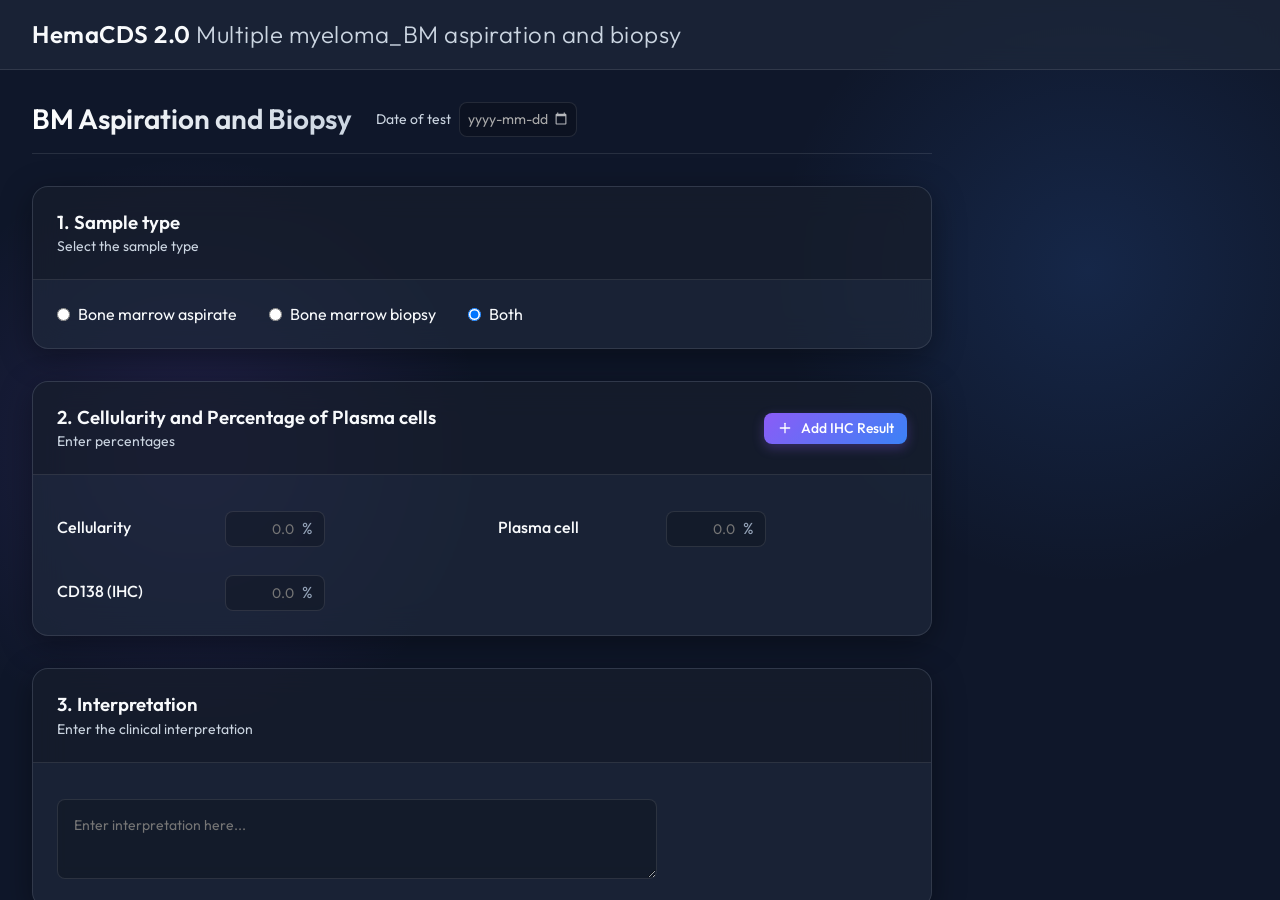
<file: HemaCDS_2.0_Multiple Myeloma/WebApp/BM aspiration and biopsy.html>
<!DOCTYPE html>
<html lang="en">

<head>
    <meta charset="UTF-8">
    <meta name="viewport" content="width=device-width, initial-scale=1.0">
    <title>HemaCDS 2.0 Multiple myeloma_BM aspiration and biopsy</title>
    <!-- Google Fonts -->
    <link rel="preconnect" href="https://fonts.googleapis.com">
    <link rel="preconnect" href="https://fonts.gstatic.com" crossorigin>
    <link href="https://fonts.googleapis.com/css2?family=Outfit:wght@300;400;500;600;700&display=swap" rel="stylesheet">
    <link rel="stylesheet" href="styles.css?v=3">
    <style>
        .radio-group-horizontal {
            display: flex;
            gap: 2rem;
            align-items: center;
            flex-wrap: wrap;
        }

        .radio-group-horizontal label {
            display: flex;
            align-items: center;
            gap: 0.5rem;
            cursor: pointer;
            font-size: 1rem;
            color: var(--text-main);
        }

        .input-percent-wrapper {
            position: relative;
            display: inline-flex;
            align-items: center;
        }

        .input-percent-wrapper::after {
            content: '%';
            position: absolute;
            right: 12px;
            top: 50%;
            transform: translateY(calc(-50% + 5px)); /* 숫자가 약간 아래에 위치하는 것을 보정 */
            color: #94a3b8;
            pointer-events: none;
            font-size: 1rem;
        }

        /* 숫자 입력창 스피너 숨기기 */
        input[type="number"]::-webkit-outer-spin-button,
        input[type="number"]::-webkit-inner-spin-button {
            -webkit-appearance: none;
            margin: 0;
        }
        input[type="number"] {
            -moz-appearance: textfield;
        }
    </style>
</head>

<body>
    <div class="app-container">
        <header class="app-header">
            <div class="logo">
                <h1 style="font-size: 1.5rem;">HemaCDS 2.0 <span>Multiple myeloma_BM aspiration and biopsy</span></h1>
            </div>
        </header>

        <main class="app-main">
            <!-- content-area fills the space (no right scrollbar glitch), aligned left -->
            <section class="content-area" id="content-area">
                <div class="cycle-planner" id="planner-container" style="margin: 0; max-width: 900px;">
                    
                    <div class="planner-header">
                        <div style="display: flex; align-items: center; gap: 1.5rem; flex-wrap: wrap;">
                            <h2>BM Aspiration and Biopsy</h2>
                            <div class="cycle-meta-inputs" style="display: flex; gap: 1rem; align-items: center;">
                                <div style="display: flex; align-items: center; gap: 0.5rem;">
                                    <label for="date-of-test" style="font-size: 0.875rem; color: var(--text-secondary);">Date of test</label>
                                    <input type="date" data-date="" id="date-of-test" class="custom-text-input custom-date-format" style="margin: 0; padding: 0.4rem; width: 118px; font-size: 0.875rem; text-align: center;">
                                </div>
                            </div>
                        </div>
                    </div>

                    <div class="planner-sections">
                        <!-- Section 1: Sample type -->
                        <div class="card">
                            <div class="card-header">
                                <h3>1. Sample type</h3>
                                <p class="subtitle">Select the sample type</p>
                            </div>
                            <div class="card-body">
                                <div class="radio-group-horizontal">
                                    <label>
                                        <input type="radio" name="sample-type" value="Bone marrow aspirate">
                                        Bone marrow aspirate
                                    </label>
                                    <label>
                                        <input type="radio" name="sample-type" value="Bone marrow biopsy">
                                        Bone marrow biopsy
                                    </label>
                                    <label>
                                        <input type="radio" name="sample-type" value="Both" checked>
                                        Both
                                    </label>
                                </div>
                            </div>
                        </div>

                        <!-- Section 2: Cellularity and Percentage of Plasma cells -->
                        <div class="card">
                            <div class="card-header" style="display: flex; justify-content: space-between; align-items: center;">
                                <div>
                                    <h3>2. Cellularity and Percentage of Plasma cells</h3>
                                    <p class="subtitle">Enter percentages</p>
                                </div>
                                <button id="add-ihc-btn" class="btn-primary" style="padding: 0.4rem 0.8rem; font-size: 0.875rem;">
                                    <svg width="16" height="16" viewBox="0 0 24 24" fill="none" stroke="currentColor" stroke-width="2" stroke-linecap="round" stroke-linejoin="round">
                                        <line x1="12" y1="5" x2="12" y2="19"></line>
                                        <line x1="5" y1="12" x2="19" y2="12"></line>
                                    </svg>
                                    Add IHC Result
                                </button>
                            </div>
                            <div class="card-body">
                                <div id="ihc-container" style="display: grid; grid-template-columns: repeat(auto-fill, minmax(300px, 1fr)); gap: 1rem 2rem;">
                                    <div style="display: flex; align-items: center; gap: 0.5rem;">
                                        <label for="cellularity" style="width: 160px; font-weight: 500; color: var(--text-main); transform: translateY(4px);">Cellularity</label>
                                        <div class="input-percent-wrapper">
                                            <input type="number" id="cellularity" class="custom-text-input" min="0" max="100" step="0.1" placeholder="0.0" style="width: 100px; padding: 0.5rem; padding-right: 30px; text-align: right;">
                                        </div>
                                    </div>
                                    <div style="display: flex; align-items: center; gap: 0.5rem;">
                                        <label for="plasma-cell" style="width: 160px; font-weight: 500; color: var(--text-main); transform: translateY(4px);">Plasma cell</label>
                                        <div class="input-percent-wrapper">
                                            <input type="number" id="plasma-cell" class="custom-text-input" min="0" max="100" step="0.1" placeholder="0.0" style="width: 100px; padding: 0.5rem; padding-right: 30px; text-align: right;">
                                        </div>
                                    </div>
                                    <div style="display: flex; align-items: center; gap: 0.5rem;">
                                        <label for="cd138" style="width: 160px; font-weight: 500; color: var(--text-main); transform: translateY(4px);">CD138 (IHC)</label>
                                        <div class="input-percent-wrapper">
                                            <input type="number" id="cd138" class="custom-text-input" min="0" max="100" step="0.1" placeholder="0.0" style="width: 100px; padding: 0.5rem; padding-right: 30px; text-align: right;">
                                        </div>
                                    </div>
                                </div>
                            </div>
                        </div>

                        <!-- Section 3: Interpretation -->
                        <div class="card">
                            <div class="card-header">
                                <h3>3. Interpretation</h3>
                                <p class="subtitle">Enter the clinical interpretation</p>
                            </div>
                            <div class="card-body">
                                <textarea id="interpretation" class="custom-text-input custom-date-format" placeholder="Enter interpretation here..." style="width: 100%; max-width: 600px; min-height: 80px; resize: vertical; padding: 1rem;"></textarea>
                            </div>
                        </div>

                        <!-- Section 4: Differential Count -->
                        <div class="card">
                            <div class="card-header" style="display: flex; justify-content: space-between; align-items: center;">
                                <div>
                                    <h3>4. Differential Count</h3>
                                    <p class="subtitle">Enter differential count details</p>
                                </div>
                                <button id="add-diff-btn" class="btn-primary" style="padding: 0.4rem 0.8rem; font-size: 0.875rem;">
                                    <svg width="16" height="16" viewBox="0 0 24 24" fill="none" stroke="currentColor" stroke-width="2" stroke-linecap="round" stroke-linejoin="round">
                                        <line x1="12" y1="5" x2="12" y2="19"></line>
                                        <line x1="5" y1="12" x2="19" y2="12"></line>
                                    </svg>
                                    Add Cell Type
                                </button>
                            </div>
                            <div class="card-body">
                                <div id="diff-grid" style="display: grid; grid-template-columns: repeat(auto-fill, minmax(300px, 1fr)); gap: 1rem 2rem;">
                                    <div style="display: flex; align-items: center; gap: 0.5rem;">
                                        <label for="seg-neutrophil" style="width: 160px; font-weight: 500; color: var(--text-main); transform: translateY(4px);">Segmented neutrophil</label>
                                        <div class="input-percent-wrapper">
                                            <input type="number" id="seg-neutrophil" class="custom-text-input" min="0" max="100" step="0.1" placeholder="0.0" style="width: 100px; padding: 0.5rem; padding-right: 30px; text-align: right;">
                                        </div>
                                    </div>
                                    <div style="display: flex; align-items: center; gap: 0.5rem;">
                                        <label for="band-neutrophil" style="width: 160px; font-weight: 500; color: var(--text-main); transform: translateY(4px);">Band neutrophil</label>
                                        <div class="input-percent-wrapper">
                                            <input type="number" id="band-neutrophil" class="custom-text-input" min="0" max="100" step="0.1" placeholder="0.0" style="width: 100px; padding: 0.5rem; padding-right: 30px; text-align: right;">
                                        </div>
                                    </div>
                                    <div style="display: flex; align-items: center; gap: 0.5rem;">
                                        <label for="myelocyte" style="width: 160px; font-weight: 500; color: var(--text-main); transform: translateY(4px);">Myelocyte</label>
                                        <div class="input-percent-wrapper">
                                            <input type="number" id="myelocyte" class="custom-text-input" min="0" max="100" step="0.1" placeholder="0.0" style="width: 100px; padding: 0.5rem; padding-right: 30px; text-align: right;">
                                        </div>
                                    </div>
                                    <div style="display: flex; align-items: center; gap: 0.5rem;">
                                        <label for="metamyelocyte" style="width: 160px; font-weight: 500; color: var(--text-main); transform: translateY(4px);">Metamyelocyte</label>
                                        <div class="input-percent-wrapper">
                                            <input type="number" id="metamyelocyte" class="custom-text-input" min="0" max="100" step="0.1" placeholder="0.0" style="width: 100px; padding: 0.5rem; padding-right: 30px; text-align: right;">
                                        </div>
                                    </div>
                                    <div style="display: flex; align-items: center; gap: 0.5rem;">
                                        <label for="eosinophil" style="width: 160px; font-weight: 500; color: var(--text-main); transform: translateY(4px);">Eosinophil</label>
                                        <div class="input-percent-wrapper">
                                            <input type="number" id="eosinophil" class="custom-text-input" min="0" max="100" step="0.1" placeholder="0.0" style="width: 100px; padding: 0.5rem; padding-right: 30px; text-align: right;">
                                        </div>
                                    </div>
                                    <div style="display: flex; align-items: center; gap: 0.5rem;">
                                        <label for="basophil" style="width: 160px; font-weight: 500; color: var(--text-main); transform: translateY(4px);">Basophil</label>
                                        <div class="input-percent-wrapper">
                                            <input type="number" id="basophil" class="custom-text-input" min="0" max="100" step="0.1" placeholder="0.0" style="width: 100px; padding: 0.5rem; padding-right: 30px; text-align: right;">
                                        </div>
                                    </div>
                                    <div style="display: flex; align-items: center; gap: 0.5rem;">
                                        <label for="lymphocyte" style="width: 160px; font-weight: 500; color: var(--text-main); transform: translateY(4px);">Lymphocyte</label>
                                        <div class="input-percent-wrapper">
                                            <input type="number" id="lymphocyte" class="custom-text-input" min="0" max="100" step="0.1" placeholder="0.0" style="width: 100px; padding: 0.5rem; padding-right: 30px; text-align: right;">
                                        </div>
                                    </div>
                                    <div style="display: flex; align-items: center; gap: 0.5rem;">
                                        <label for="monocyte" style="width: 160px; font-weight: 500; color: var(--text-main); transform: translateY(4px);">Monocyte</label>
                                        <div class="input-percent-wrapper">
                                            <input type="number" id="monocyte" class="custom-text-input" min="0" max="100" step="0.1" placeholder="0.0" style="width: 100px; padding: 0.5rem; padding-right: 30px; text-align: right;">
                                        </div>
                                    </div>
                                    <div style="display: flex; align-items: center; gap: 0.5rem;">
                                        <label for="promyelocyte" style="width: 160px; font-weight: 500; color: var(--text-main); transform: translateY(4px);">Promyelocyte</label>
                                        <div class="input-percent-wrapper">
                                            <input type="number" id="promyelocyte" class="custom-text-input" min="0" max="100" step="0.1" placeholder="0.0" style="width: 100px; padding: 0.5rem; padding-right: 30px; text-align: right;">
                                        </div>
                                    </div>
                                    <div style="display: flex; align-items: center; gap: 0.5rem;">
                                        <label for="diff-plasma-cell" style="width: 160px; font-weight: 500; color: var(--text-main); transform: translateY(4px);">Plasma cell</label>
                                        <div class="input-percent-wrapper">
                                            <input type="number" id="diff-plasma-cell" class="custom-text-input" min="0" max="100" step="0.1" placeholder="0.0" style="width: 100px; padding: 0.5rem; padding-right: 30px; text-align: right;">
                                        </div>
                                    </div>
                                    <div style="display: flex; align-items: center; gap: 0.5rem;">
                                        <label for="histiocyte" style="width: 160px; font-weight: 500; color: var(--text-main); transform: translateY(4px);">Histiocyte</label>
                                        <div class="input-percent-wrapper">
                                            <input type="number" id="histiocyte" class="custom-text-input" min="0" max="100" step="0.1" placeholder="0.0" style="width: 100px; padding: 0.5rem; padding-right: 30px; text-align: right;">
                                        </div>
                                    </div>
                                    <div style="display: flex; align-items: center; gap: 0.5rem;">
                                        <label for="erythrocyte" style="width: 160px; font-weight: 500; color: var(--text-main); transform: translateY(4px);">Erythrocyte</label>
                                        <div class="input-percent-wrapper">
                                            <input type="number" id="erythrocyte" class="custom-text-input" min="0" max="100" step="0.1" placeholder="0.0" style="width: 100px; padding: 0.5rem; padding-right: 30px; text-align: right;">
                                        </div>
                                    </div>
                                    <div style="display: flex; align-items: center; gap: 0.5rem;">
                                        <label for="megakaryocyte" style="width: 160px; font-weight: 500; color: var(--text-main); transform: translateY(4px);">Megakaryocyte</label>
                                        <div class="input-percent-wrapper">
                                            <input type="number" id="megakaryocyte" class="custom-text-input" min="0" max="100" step="0.1" placeholder="0.0" style="width: 100px; padding: 0.5rem; padding-right: 30px; text-align: right;">
                                        </div>
                                    </div>
                                    <div style="display: flex; align-items: center; gap: 0.5rem;">
                                        <label for="blast" style="width: 160px; font-weight: 500; color: var(--text-main); transform: translateY(4px);">Blast</label>
                                        <div class="input-percent-wrapper">
                                            <input type="number" id="blast" class="custom-text-input" min="0" max="100" step="0.1" placeholder="0.0" style="width: 100px; padding: 0.5rem; padding-right: 30px; text-align: right;">
                                        </div>
                                    </div>
                                </div>
                            </div>
                        </div>
                    </div>
                    <div style="display: flex; justify-content: flex-end; margin-top: 2rem; margin-bottom: 1rem;">
                        <button id="submit-btn" class="btn-primary" style="padding: 0.4rem 2rem; font-size: 0.875rem; font-weight: 600; border-radius: 8px; box-shadow: 0 4px 6px rgba(0,0,0,0.1);">Submit</button>
                    </div>
                </div>
            </section>
        </main>
    </div>

    <script>
        document.addEventListener('DOMContentLoaded', () => {
            const dateInput = document.getElementById('date-of-test');
            if (dateInput) {
                const today = new Date().toISOString().split('T')[0];
                dateInput.value = today;
            }

            // Add dynamic differential count item
            const addDiffBtn = document.getElementById('add-diff-btn');
            const diffGrid = document.getElementById('diff-grid');

            if (addDiffBtn && diffGrid) {
                addDiffBtn.addEventListener('click', () => {
                    const div = document.createElement('div');
                    div.style.cssText = 'display: flex; align-items: center; gap: 0.5rem;';
                    div.innerHTML = `
                        <input type="text" class="custom-text-input" value="Others" placeholder="Others" style="width: 160px; padding: 0.5rem;">
                        <div class="input-percent-wrapper">
                            <input type="number" class="custom-text-input" min="0" max="100" step="0.1" placeholder="0.0" style="width: 100px; padding: 0.5rem; padding-right: 30px; text-align: right;">
                        </div>
                        <button class="btn-icon" onclick="this.parentElement.remove()" style="color: var(--danger); margin-top: 0.75rem;" title="Remove">
                            <svg width="20" height="20" viewBox="0 0 24 24" fill="none" stroke="currentColor" stroke-width="2">
                                <line x1="18" y1="6" x2="6" y2="18"></line>
                                <line x1="6" y1="6" x2="18" y2="18"></line>
                            </svg>
                        </button>
                    `;
                    diffGrid.appendChild(div);
                });
            }

            // Add dynamic IHC item
            const addIhcBtn = document.getElementById('add-ihc-btn');
            const ihcContainer = document.getElementById('ihc-container');

            if (addIhcBtn && ihcContainer) {
                addIhcBtn.addEventListener('click', () => {
                    const div = document.createElement('div');
                    div.style.cssText = 'display: flex; align-items: center; gap: 0.5rem;';
                    div.innerHTML = `
                        <input type="text" class="custom-text-input" value="Others" placeholder="Others" style="width: 160px; padding: 0.5rem;">
                        <div class="input-percent-wrapper">
                            <input type="number" class="custom-text-input" min="0" max="100" step="0.1" placeholder="0.0" style="width: 100px; padding: 0.5rem; padding-right: 30px; text-align: right;">
                        </div>
                        <button class="btn-icon" onclick="this.parentElement.remove()" style="color: var(--danger); margin-top: 0.75rem;" title="Remove">
                            <svg width="20" height="20" viewBox="0 0 24 24" fill="none" stroke="currentColor" stroke-width="2">
                                <line x1="18" y1="6" x2="6" y2="18"></line>
                                <line x1="6" y1="6" x2="18" y2="18"></line>
                            </svg>
                        </button>
                    `;
                    ihcContainer.appendChild(div);
                });
            }

            // Submit logic
            const submitBtn = document.getElementById('submit-btn');
            if (submitBtn) {
                submitBtn.addEventListener('click', () => {
                    const dateInputObj = document.getElementById('date-of-test');
                    const testDate = dateInputObj ? dateInputObj.value : '';
                    const pcInputObj = document.getElementById('diff-plasma-cell');
                    const plasmaCell = pcInputObj ? pcInputObj.value : '';
                    
                    if (window.opener && !window.opener.closed) {
                        window.opener.postMessage({
                            type: 'BM_ASPIRATION_DATA',
                            date: testDate,
                            plasmaCell: plasmaCell
                        }, '*');
                    }
                    window.close();
                });
            }
        });
    </script>
</body>

</html>
</file>
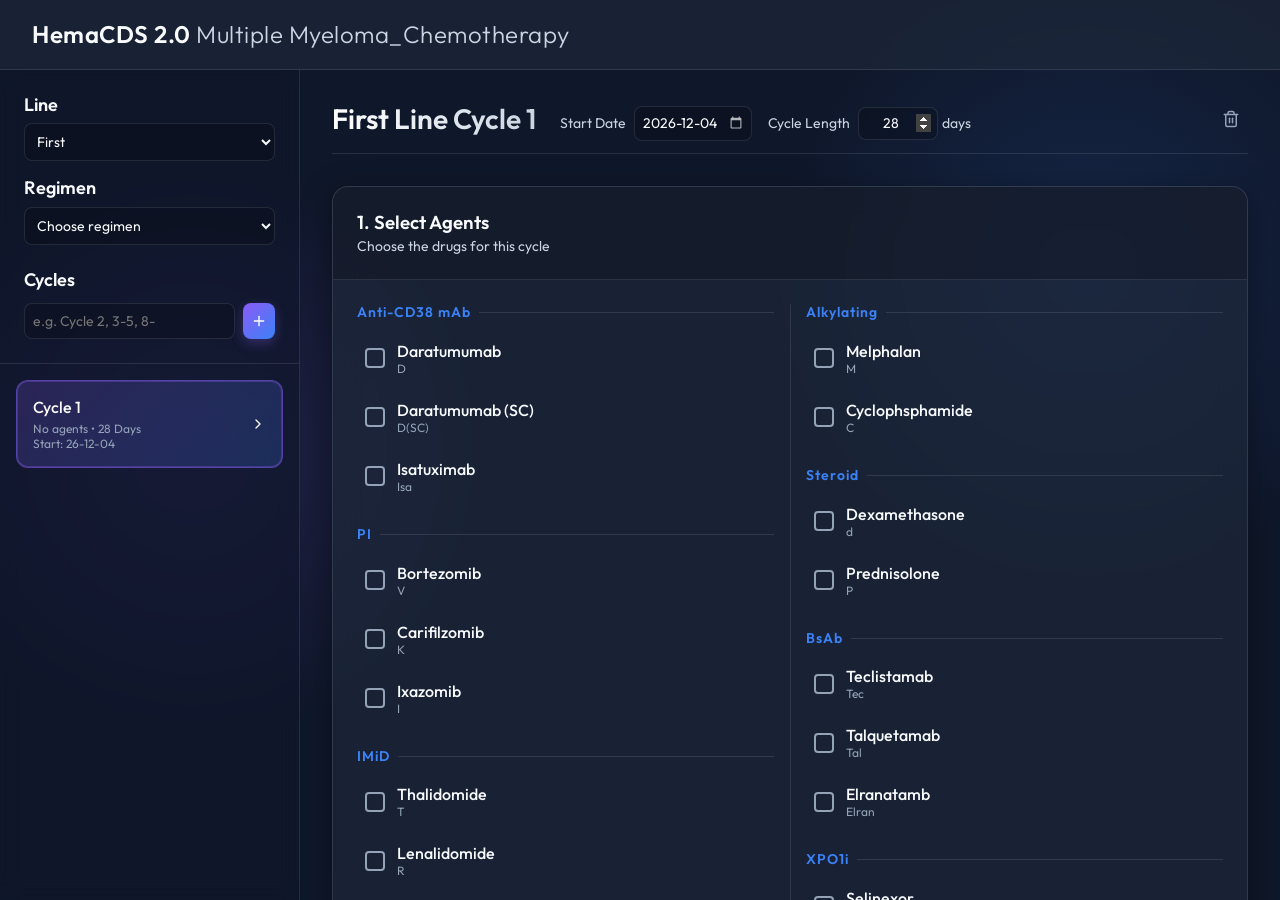
<file: HemaCDS_2.0_Multiple Myeloma/WebApp/Chemotherapy.html>
<!DOCTYPE html>
<html lang="en">

<head>
    <meta charset="UTF-8">
    <meta name="viewport" content="width=device-width, initial-scale=1.0">
    <title>HemaCDS 2.0 Multiple Myeloma_Chemotherapy</title>
    <!-- Google Fonts -->
    <link rel="preconnect" href="https://fonts.googleapis.com">
    <link rel="preconnect" href="https://fonts.gstatic.com" crossorigin>
    <link href="https://fonts.googleapis.com/css2?family=Outfit:wght@300;400;500;600;700&display=swap" rel="stylesheet">
    <link rel="stylesheet" href="styles.css?v=3">
</head>

<body>
    <div class="app-container">
        <header class="app-header">
            <div class="logo">
                <h1 style="font-size: 1.5rem;">HemaCDS 2.0 <span>Multiple Myeloma_Chemotherapy</span></h1>
            </div>
        </header>

        <main class="app-main">
            <aside class="sidebar" id="sidebar">
                <div class="sidebar-header" style="flex-direction: column; align-items: stretch; gap: 0.5rem; border-bottom: none; padding-bottom: 0;">
                    <h2>Line</h2>
                    <select id="line-input" class="custom-text-input custom-date-format" style="margin: 0; padding: 0.5rem; width: 100%;">
                        <option value="First">First</option>
                        <option value="Consolidation">Consolidation</option>
                        <option value="Maintenance">Maintenance</option>
                        <option value="Second">Second</option>
                        <option value="Third">Third</option>
                        <option value="Fourth">Fourth</option>
                        <option value="Fifth">Fifth</option>
                        <option value="Sixth">Sixth</option>
                        <option value="Seventh">Seventh</option>
                        <option value="Eighth">Eighth</option>
                        <option value="Ninth">Ninth</option>
                        <option value="Tenth">Tenth</option>
                        <option value="Eleventh">Eleventh</option>
                        <option value="Twelfth">Twelfth</option>
                    </select>
                    
                    <h2 style="margin-top: 0.5rem;">Regimen</h2>
                    <select id="regimen-input" class="custom-text-input custom-date-format" style="margin: 0; padding: 0.5rem; width: 100%;">
                        <option value="" disabled selected>Choose regimen</option>
                        <option value="Others">Others</option>
                    </select>
                    <input type="text" id="custom-regimen-input" class="custom-text-input hidden" style="margin-top: 0.5rem; padding: 0.5rem; width: 100%;" placeholder="e.g. VRd, D-Rd">
                </div>
                <div class="sidebar-header" style="flex-direction: column; align-items: stretch; gap: 0.75rem;">
                    <h2>Cycles</h2>
                    <div style="display: flex; gap: 0.5rem;">
                        <input type="text" id="new-cycle-input" class="custom-text-input" style="margin: 0; flex: 1; padding: 0.5rem;" placeholder="e.g. Cycle 2, 3-5, 8-">
                        <button id="add-cycle-btn" class="btn-primary" style="padding: 0.5rem;" aria-label="Add Cycle">
                            <svg xmlns="http://www.w3.org/2000/svg" width="16" height="16" viewBox="0 0 24 24" fill="none"
                                stroke="currentColor" stroke-width="2" stroke-linecap="round" stroke-linejoin="round">
                                <line x1="12" y1="5" x2="12" y2="19"></line>
                                <line x1="5" y1="12" x2="19" y2="12"></line>
                            </svg>
                        </button>
                    </div>
                </div>
                <div class="cycle-list" id="cycle-list">
                    <!-- Cycle items will be injected here -->
                </div>
            </aside>

            <section class="content-area" id="content-area">
                <div class="empty-state" id="empty-state">
                    <p>Select or add a cycle to begin planning therapy.</p>
                </div>

                <div class="cycle-planner hidden" id="cycle-planner">
                    <div class="planner-header">
                        <div style="display: flex; align-items: center; gap: 1.5rem; flex-wrap: wrap;">
                            <h2 id="current-cycle-title">Cycle 1</h2>
                            <div class="cycle-meta-inputs" style="display: flex; gap: 1rem; align-items: center; transform: translateY(4px);">
                                <div style="display: flex; align-items: center; gap: 0.5rem;">
                                    <label for="cycle-start-date" style="font-size: 0.875rem; color: var(--text-secondary);">Start Date</label>
                                    <input type="date" data-date="" id="cycle-start-date" class="custom-text-input custom-date-format" style="margin: 0; padding: 0.4rem; width: 118px; font-size: 0.875rem; text-align: center;">
                                </div>
                                <div style="display: flex; align-items: center; gap: 0.5rem;">
                                    <label for="cycle-length" style="font-size: 0.875rem; color: var(--text-secondary);">Cycle Length</label>
                                    <div style="display: flex; align-items: center; gap: 0.25rem;">
                                        <input type="number" id="cycle-length" class="custom-text-input" style="margin: 0; padding: 0.4rem; width: 80px; font-size: 0.875rem; text-align: center;">
                                        <span style="font-size: 0.875rem; color: var(--text-secondary);">days</span>
                                    </div>
                                </div>
                            </div>
                        </div>
                        <button id="delete-cycle-btn" class="btn-danger btn-icon" title="Delete Cycle">
                            <svg xmlns="http://www.w3.org/2000/svg" width="18" height="18" viewBox="0 0 24 24"
                                fill="none" stroke="currentColor" stroke-width="2" stroke-linecap="round"
                                stroke-linejoin="round">
                                <polyline points="3 6 5 6 21 6"></polyline>
                                <path
                                    d="M19 6v14a2 2 0 0 1-2 2H7a2 2 0 0 1-2-2V6m3 0V4a2 2 0 0 1 2-2h4a2 2 0 0 1 2 2v2">
                                </path>
                                <line x1="10" y1="11" x2="10" y2="17"></line>
                                <line x1="14" y1="11" x2="14" y2="17"></line>
                            </svg>
                        </button>
                    </div>

                    <div class="planner-sections">
                        <!-- Section 1: Agent Selection -->
                        <div class="card agent-selection-card">
                            <div class="card-header">
                                <h3>1. Select Agents</h3>
                                <p class="subtitle">Choose the drugs for this cycle</p>
                            </div>
                            <div class="card-body" id="agent-classes-container">
                                <!-- Agent classes and checkboxes injected here -->
                            </div>
                        </div>

                        <!-- Section 2: Agent Configuration -->
                        <div class="card agent-config-card">
                            <div class="card-header">
                                <h3>2. Configure Dosing</h3>
                                <p class="subtitle">Select dose and schedule for each agent</p>
                            </div>
                            <div class="card-body" id="agent-configs-container">
                                <div class="empty-agents">No agents selected for this cycle.</div>
                                <!-- Selected agent config cards injected here -->
                            </div>
                        </div>

                        <!-- Section 3: Summary -->
                        <div class="card summary-card">
                            <div class="card-header" style="display: flex; justify-content: space-between; align-items: center;">
                                <h3 style="margin: 0;">3. Summary</h3>
                                <button id="print-summary-btn" class="btn-primary" style="padding: 0.4rem 0.8rem; font-size: 0.875rem; display: flex; align-items: center;" onclick="window.print()">
                                    <svg xmlns="http://www.w3.org/2000/svg" width="16" height="16" viewBox="0 0 24 24" fill="none" stroke="currentColor" stroke-width="2" stroke-linecap="round" stroke-linejoin="round" style="margin-right: 0.4rem;"><polyline points="6 9 6 2 18 2 18 9"></polyline><path d="M6 18H4a2 2 0 0 1-2-2v-5a2 2 0 0 1 2-2h16a2 2 0 0 1 2 2v5a2 2 0 0 1-2 2h-2"></path><rect x="6" y="14" width="12" height="8"></rect></svg>
                                    Print
                                </button>
                            </div>
                            <div class="card-body" id="summary-container">
                                <div class="empty-agents">No configuration to summarize.</div>
                            </div>
                        </div>
                    </div>
                </div>
            </section>
        </main>
    </div>

    <!-- Loading Overlay -->
    <div id="loading-overlay" class="loading-overlay">
        <div class="spinner"></div>
        <div id="loading-text" class="loading-text">Loading data...</div>
    </div>

    <script src="app.js"></script>
</body>

</html>
</file>
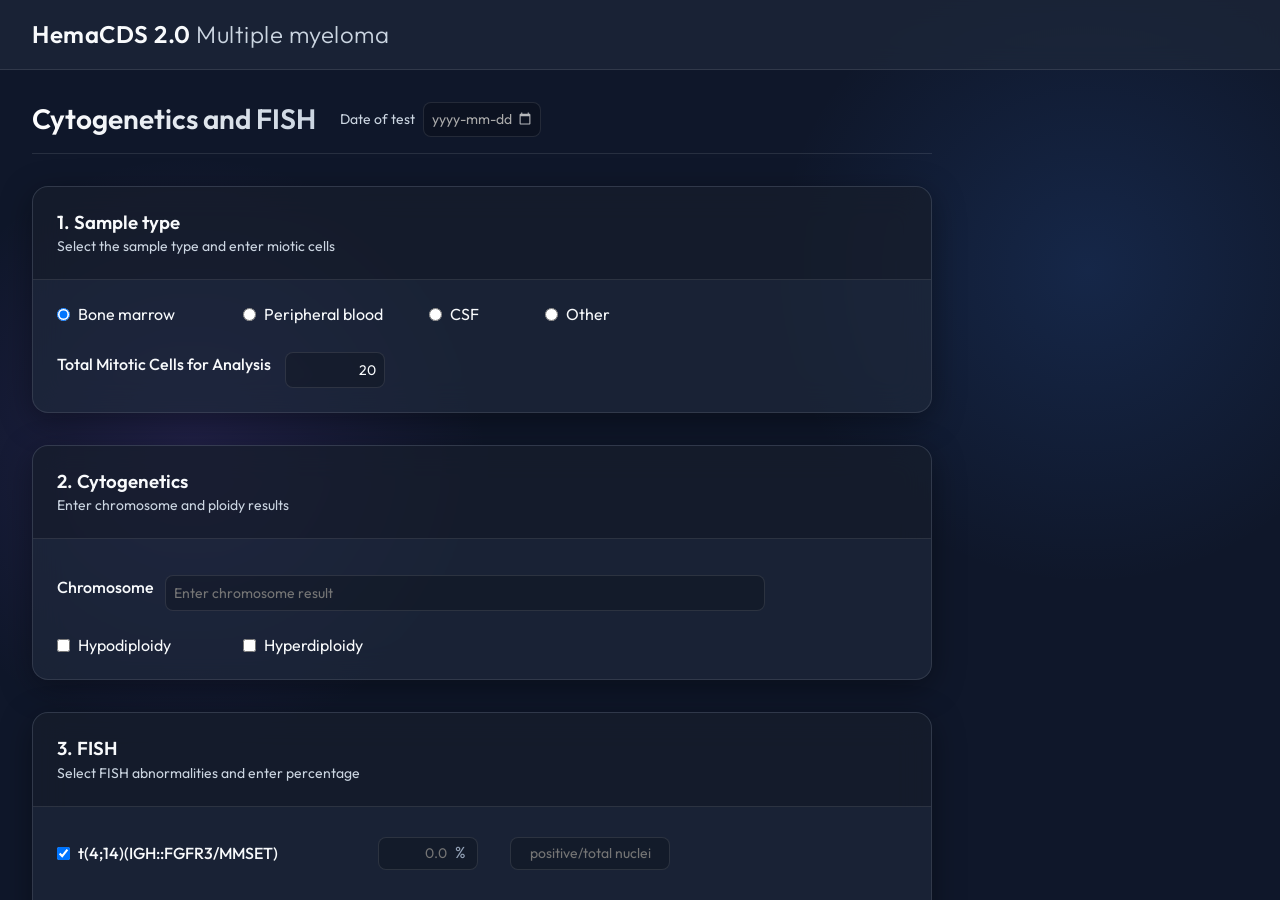
<file: HemaCDS_2.0_Multiple Myeloma/WebApp/Cytogenetics.html>
<!DOCTYPE html>
<html lang="en">

<head>
    <meta charset="UTF-8">
    <meta name="viewport" content="width=device-width, initial-scale=1.0">
    <title>HemaCDS 2.0 Multiple myeloma</title>
    <!-- Google Fonts -->
    <link rel="preconnect" href="https://fonts.googleapis.com">
    <link rel="preconnect" href="https://fonts.gstatic.com" crossorigin>
    <link href="https://fonts.googleapis.com/css2?family=Outfit:wght@300;400;500;600;700&display=swap" rel="stylesheet">
    <link rel="stylesheet" href="styles.css?v=3">
    <style>
        .radio-group-horizontal {
            display: grid;
            grid-template-columns: 170px 170px 100px auto;
            gap: 1rem;
            align-items: center;
        }

        .radio-group-horizontal label {
            display: flex;
            align-items: center;
            gap: 0.5rem;
            cursor: pointer;
            font-size: 1rem;
            color: var(--text-main);
        }

        .checkbox-group {
            display: flex;
            gap: 1rem;
            align-items: center;
            flex-wrap: wrap;
        }

        .checkbox-group label {
            display: flex;
            align-items: center;
            gap: 0.5rem;
            cursor: pointer;
            font-size: 1rem;
            color: var(--text-main);
        }

        .input-percent-wrapper {
            position: relative;
            display: inline-flex;
            align-items: center;
        }

        .input-percent-wrapper::after {
            content: '%';
            position: absolute;
            right: 12px;
            top: 50%;
            transform: translateY(calc(-50% + 5px));
            color: #94a3b8;
            pointer-events: none;
            font-size: 1rem;
        }

        input[type="number"]::-webkit-outer-spin-button,
        input[type="number"]::-webkit-inner-spin-button {
            -webkit-appearance: none;
            margin: 0;
        }
        input[type="number"] {
            -moz-appearance: textfield;
        }

        .fish-item {
            display: flex;
            align-items: center;
            justify-content: space-between;
            margin-bottom: 0.5rem;
            width: 100%;
            max-width: 750px;
        }

        .fish-label {
            display: flex;
            align-items: center;
            gap: 0.5rem;
            cursor: pointer;
            font-weight: 500;
            color: var(--text-main);
            flex: 1;
        }

        .fish-right-controls {
            display: grid;
            grid-template-columns: 100px 160px 105px;
            transform: translateY(-6px);
            gap: 2rem;
            align-items: center;
            justify-items: end;
        }
    </style>
</head>

<body>
    <div class="app-container">
        <header class="app-header">
            <div class="logo">
                <h1 style="font-size: 1.5rem;">HemaCDS 2.0 <span>Multiple myeloma</span></h1>
            </div>
        </header>

        <main class="app-main">
            <section class="content-area" id="content-area">
                <div class="cycle-planner" id="planner-container" style="margin: 0; max-width: 900px;">
                    
                    <div class="planner-header">
                        <div style="display: flex; align-items: center; gap: 1.5rem; flex-wrap: wrap;">
                            <h2>Cytogenetics and FISH</h2>
                            <div class="cycle-meta-inputs" style="display: flex; gap: 1rem; align-items: center;">
                                <div style="display: flex; align-items: center; gap: 0.5rem;">
                                    <label for="date-of-test" style="font-size: 0.875rem; color: var(--text-secondary);">Date of test</label>
                                    <input type="date" data-date="" id="date-of-test" class="custom-text-input custom-date-format" style="margin: 0; padding: 0.4rem; width: 118px; font-size: 0.875rem; text-align: center;">
                                </div>
                            </div>
                        </div>
                    </div>

                    <div class="planner-sections">
                        <!-- Section 1: Sample type -->
                        <div class="card">
                            <div class="card-header">
                                <h3>1. Sample type</h3>
                                <p class="subtitle">Select the sample type and enter miotic cells</p>
                            </div>
                            <div class="card-body">
                                <div style="display: flex; flex-direction: column; gap: 1rem;">
                                    <div class="radio-group-horizontal">
                                        <label>
                                            <input type="radio" name="sample-type" value="Bone marrow" checked onchange="document.getElementById('sample-other-input').style.display='none'">
                                            Bone marrow
                                        </label>
                                        <label>
                                            <input type="radio" name="sample-type" value="Peripheral blood" onchange="document.getElementById('sample-other-input').style.display='none'">
                                            Peripheral blood
                                        </label>
                                        <label>
                                            <input type="radio" name="sample-type" value="CSF" onchange="document.getElementById('sample-other-input').style.display='none'">
                                            CSF
                                        </label>
                                        <div style="display: flex; align-items: center; gap: 0.5rem;">
                                            <label style="margin: 0;">
                                                <input type="radio" name="sample-type" value="Other" id="sample-other-radio" onchange="document.getElementById('sample-other-input').style.display='block'; document.getElementById('sample-other-input').focus();">
                                                Other
                                            </label>
                                            <input type="text" id="sample-other-input" class="custom-text-input" placeholder="Specify other" style="display: none; width: 200px; padding: 0.4rem;">
                                        </div>
                                    </div>

                                    <div style="display: flex; align-items: center; gap: 0.5rem;">
                                        <label for="total-mitotic-cells" style="font-weight: 500; color: var(--text-main); width: 220px;">Total Mitotic Cells for Analysis</label>
                                        <input type="number" id="total-mitotic-cells" class="custom-text-input" min="0" placeholder="0" value="20" style="width: 100px; padding: 0.5rem; text-align: right;">
                                    </div>
                                </div>
                            </div>
                        </div>

                        <!-- Section 2: Cytogenetics -->
                        <div class="card">
                            <div class="card-header">
                                <h3>2. Cytogenetics</h3>
                                <p class="subtitle">Enter chromosome and ploidy results</p>
                            </div>
                            <div class="card-body">
                                <div style="display: flex; flex-direction: column; gap: 1.5rem;">
                                    <div style="display: flex; align-items: center; gap: 0.5rem;">
                                        <label for="chromosome-result" style="width: 100px; font-weight: 500; color: var(--text-main);">Chromosome</label>
                                        <input type="text" id="chromosome-result" class="custom-text-input" placeholder="Enter chromosome result" style="flex: 1; width: 100%; max-width: 600px; padding: 0.5rem;">
                                    </div>
                                    
                                    <div>
                                        <div class="radio-group-horizontal">
                                            <label>
                                                <input type="checkbox" name="ploidy" value="Hypodiploidy">
                                                Hypodiploidy
                                            </label>
                                            <label>
                                                <input type="checkbox" name="ploidy" value="Hyperdiploidy" id="hyperdiploidy-checkbox" onchange="const opts = document.getElementById('hyperdiploidy-options'); if(this.checked) { opts.style.display='flex'; } else { opts.style.display='none'; Array.from(opts.querySelectorAll('input[type=\'checkbox\']')).forEach(cb => cb.checked = false); }">
                                                Hyperdiploidy
                                            </label>
                                        </div>

                                        <div id="hyperdiploidy-options" class="checkbox-group" style="display: none; margin-top: 1rem; padding-left: 1rem; border-left: 2px solid var(--border-color);">
                                            <label><input type="checkbox" value="+3"> +3</label>
                                            <label><input type="checkbox" value="+5"> +5</label>
                                            <label><input type="checkbox" value="+7"> +7</label>
                                            <label><input type="checkbox" value="+9"> +9</label>
                                            <label><input type="checkbox" value="+11"> +11</label>
                                            <label><input type="checkbox" value="+15"> +15</label>
                                            <label><input type="checkbox" value="+19"> +19</label>
                                            <label><input type="checkbox" value="+21"> +21</label>
                                        </div>
                                    </div>
                                </div>
                            </div>
                        </div>

                        <!-- Section 3: FISH -->
                        <div class="card">
                            <div class="card-header">
                                <div>
                                    <h3>3. FISH</h3>
                                    <p class="subtitle">Select FISH abnormalities and enter percentage</p>
                                </div>
                            </div>
                            <div class="card-body">
                                <div style="display: flex; flex-direction: column; gap: 0.75rem;" id="fish-container">
                                    <div class="fish-item">
                                        <label class="fish-label">
                                            <input type="checkbox" id="fish-check-0" value="t(4;14)(IGH::FGFR3/MMSET)" checked>
                                            t(4;14)(IGH::FGFR3/MMSET)
                                        </label>
                                        <div class="fish-right-controls">
                                            <div class="input-percent-wrapper">
                                                <input type="number" id="fish-percent-0" class="custom-text-input" min="0" max="100" step="0.1" placeholder="0.0" style="width: 100%; padding: 0.4rem; padding-right: 30px; text-align: right;">
                                            </div>
                                            <div class="input-nuclei-wrapper">
                                                <input type="text" id="fish-nuclei-0" class="custom-text-input" placeholder="positive/total nuclei" style="width: 100%; padding: 0.4rem; text-align: center;">
                                            </div>
                                            <div></div>
                                        </div>
                                    </div>
                                    <div class="fish-item">
                                        <label class="fish-label">
                                            <input type="checkbox" id="fish-check-1" value="t(11;14)(IGH::CCND1)" checked>
                                            t(11;14)(IGH::CCND1)
                                        </label>
                                        <div class="fish-right-controls">
                                            <div class="input-percent-wrapper">
                                                <input type="number" id="fish-percent-1" class="custom-text-input" min="0" max="100" step="0.1" placeholder="0.0" style="width: 100%; padding: 0.4rem; padding-right: 30px; text-align: right;">
                                            </div>
                                            <div class="input-nuclei-wrapper">
                                                <input type="text" id="fish-nuclei-1" class="custom-text-input" placeholder="positive/total nuclei" style="width: 100%; padding: 0.4rem; text-align: center;">
                                            </div>
                                            <div></div>
                                        </div>
                                    </div>
                                    <div class="fish-item">
                                        <label class="fish-label">
                                            <input type="checkbox" id="fish-check-2" value="t(14;16)(IGH::MAF)" checked>
                                            t(14;16)(IGH::MAF)
                                        </label>
                                        <div class="fish-right-controls">
                                            <div class="input-percent-wrapper">
                                                <input type="number" id="fish-percent-2" class="custom-text-input" min="0" max="100" step="0.1" placeholder="0.0" style="width: 100%; padding: 0.4rem; padding-right: 30px; text-align: right;">
                                            </div>
                                            <div class="input-nuclei-wrapper">
                                                <input type="text" id="fish-nuclei-2" class="custom-text-input" placeholder="positive/total nuclei" style="width: 100%; padding: 0.4rem; text-align: center;">
                                            </div>
                                            <div></div>
                                        </div>
                                    </div>
                                    <div class="fish-item">
                                        <label class="fish-label">
                                            <input type="checkbox" id="fish-check-3" value="t(14;20)(IGH::MAFB)" checked>
                                            t(14;20)(IGH::MAFB)
                                        </label>
                                        <div class="fish-right-controls">
                                            <div class="input-percent-wrapper">
                                                <input type="number" id="fish-percent-3" class="custom-text-input" min="0" max="100" step="0.1" placeholder="0.0" style="width: 100%; padding: 0.4rem; padding-right: 30px; text-align: right;">
                                            </div>
                                            <div class="input-nuclei-wrapper">
                                                <input type="text" id="fish-nuclei-3" class="custom-text-input" placeholder="positive/total nuclei" style="width: 100%; padding: 0.4rem; text-align: center;">
                                            </div>
                                            <div></div>
                                        </div>
                                    </div>
                                    <div class="fish-item">
                                        <label class="fish-label">
                                            <input type="checkbox" id="fish-check-4" value="del(17p13) (TP53)" checked>
                                            del(17p13) (TP53)
                                        </label>
                                        <div class="fish-right-controls">
                                            <div class="input-percent-wrapper">
                                                <input type="number" id="fish-percent-4" class="custom-text-input" min="0" max="100" step="0.1" placeholder="0.0" style="width: 100%; padding: 0.4rem; padding-right: 30px; text-align: right;">
                                            </div>
                                            <div class="input-nuclei-wrapper">
                                                <input type="text" id="fish-nuclei-4" class="custom-text-input" placeholder="positive/total nuclei" style="width: 100%; padding: 0.4rem; text-align: center;">
                                            </div>
                                            <div></div>
                                        </div>
                                    </div>
                                    <div class="fish-item">
                                        <label class="fish-label">
                                            <input type="checkbox" id="fish-check-5" value="gain/amplification 1q21 (CKS1B)" checked>
                                            gain/amplification 1q21 (CKS1B)
                                        </label>
                                        <div class="fish-right-controls">
                                            <div class="input-percent-wrapper">
                                                <input type="number" id="fish-percent-5" class="custom-text-input" min="0" max="100" step="0.1" placeholder="0.0" style="width: 100%; padding: 0.4rem; padding-right: 30px; text-align: right;">
                                            </div>
                                            <div class="input-nuclei-wrapper">
                                                <input type="text" id="fish-nuclei-5" class="custom-text-input" placeholder="positive/total nuclei" style="width: 100%; padding: 0.4rem; text-align: center;">
                                            </div>
                                            <div></div>
                                        </div>
                                    </div>
                                    <div class="fish-item">
                                        <label class="fish-label">
                                            <input type="checkbox" id="fish-check-6" value="del(13q14) (RB1/D13S319)" checked>
                                            del(13q14) (RB1/D13S319)
                                        </label>
                                        <div class="fish-right-controls">
                                            <div class="input-percent-wrapper">
                                                <input type="number" id="fish-percent-6" class="custom-text-input" min="0" max="100" step="0.1" placeholder="0.0" style="width: 100%; padding: 0.4rem; padding-right: 30px; text-align: right;">
                                            </div>
                                            <div class="input-nuclei-wrapper">
                                                <input type="text" id="fish-nuclei-6" class="custom-text-input" placeholder="positive/total nuclei" style="width: 100%; padding: 0.4rem; text-align: center;">
                                            </div>
                                            <div></div>
                                        </div>
                                    </div>
                                    <div class="fish-item">
                                        <label class="fish-label">
                                            <input type="checkbox" id="fish-check-7" value="del(1p32) (CDKN2C)" checked>
                                            del(1p32) (CDKN2C)
                                        </label>
                                        <div class="fish-right-controls">
                                            <div class="input-percent-wrapper">
                                                <input type="number" id="fish-percent-7" class="custom-text-input" min="0" max="100" step="0.1" placeholder="0.0" style="width: 100%; padding: 0.4rem; padding-right: 30px; text-align: right;">
                                            </div>
                                            <div class="input-nuclei-wrapper">
                                                <input type="text" id="fish-nuclei-7" class="custom-text-input" placeholder="positive/total nuclei" style="width: 100%; padding: 0.4rem; text-align: center;">
                                            </div>
                                            <div></div>
                                        </div>
                                    </div>
                                </div>
                                <div style="margin-top: 1rem;">
                                    <button id="add-fish-btn" class="btn-primary" style="padding: 0.4rem 0.8rem; font-size: 0.875rem; border-radius: 6px; border: none; cursor: pointer; display: inline-flex; align-items: center; gap: 0.25rem;">
                                        <svg width="16" height="16" viewBox="0 0 24 24" fill="none" stroke="currentColor" stroke-width="2" stroke-linecap="round" stroke-linejoin="round">
                                            <line x1="12" y1="5" x2="12" y2="19"></line>
                                            <line x1="5" y1="12" x2="19" y2="12"></line>
                                        </svg>
                                        Add FISH probe
                                    </button>
                                </div>
                            </div>
                        </div>

                    </div>
                    <div style="display: flex; justify-content: flex-end; margin-top: 2rem; margin-bottom: 1rem;">
                        <button id="submit-btn" class="btn-primary" style="padding: 0.4rem 2rem; font-size: 0.875rem; font-weight: 600; border-radius: 8px; box-shadow: 0 4px 6px rgba(0,0,0,0.1);">Submit</button>
                    </div>
                </div>
            </section>
        </main>
    </div>

    <script>
        document.addEventListener('DOMContentLoaded', () => {
            // 0. Set Date to Today
            const dateInput = document.getElementById('date-of-test');
            if (dateInput) {
                const today = new Date().toISOString().split('T')[0];
                dateInput.value = today;
            }

            // 1. Sample Type 'Other' toggle handled via inline onchange in HTML

            // 2. Results 'Hyperdiploidy' checkboxes toggle handled via inline onchange in HTML

            // 3. FISH Items Toggle Logic
            for (let i = 0; i < 8; i++) {
                const checkbox = document.getElementById(`fish-check-${i}`);
                const naCheckbox = document.getElementById(`fish-na-${i}`);
                const percentInput = document.getElementById(`fish-percent-${i}`);
                
                const nucleiInput = document.getElementById(`fish-nuclei-${i}`);
                if (checkbox && percentInput) {
                    // Auto-check when typing
                    const autoCheck = () => {
                        if (!checkbox.checked) {
                            checkbox.checked = true;
                        }
                    };
                    percentInput.addEventListener('input', autoCheck);
                    
                    if (nucleiInput) {
                        nucleiInput.addEventListener('input', (e) => {
                            autoCheck();
                            const val = e.target.value.trim();
                            const parts = val.split('/');
                            if (parts.length === 2) {
                                const pos = parseFloat(parts[0]);
                                const tot = parseFloat(parts[1]);
                                if (!isNaN(pos) && !isNaN(tot) && tot > 0) {
                                    percentInput.value = ((pos / tot) * 100).toFixed(1);
                                }
                            }
                        });
                    }

                    checkbox.addEventListener('change', (e) => {
                        if (!e.target.checked) {
                            percentInput.value = '';
                            if (nucleiInput) nucleiInput.value = '';
                        }
                    });
                }
            }

            // 4. Dynamic "Add FISH probe" Button
            const addFishBtn = document.getElementById('add-fish-btn');
            const fishContainer = document.getElementById('fish-container');
            if (addFishBtn && fishContainer) {
                addFishBtn.addEventListener('click', () => {
                    const itemDiv = document.createElement('div');
                    itemDiv.className = 'fish-item';
                    itemDiv.innerHTML = `
                        <input type="text" class="custom-text-input" placeholder="Enter FISH probe" style="width: 200px; flex: none; padding: 0.4rem; transform: translateY(-10px);">
                        <div class="fish-right-controls">
                            <div class="input-percent-wrapper">
                                <input type="number" class="custom-text-input" min="0" max="100" step="0.1" placeholder="0.0" style="width: 100%; padding: 0.4rem; padding-right: 30px; text-align: right;">
                            </div>
                            <div class="input-nuclei-wrapper">
                                <input type="text" class="custom-text-input" placeholder="positive/total nuclei" style="width: 100%; padding: 0.4rem; text-align: center;" oninput="
                                    const val = this.value.trim();
                                    const parts = val.split('/');
                                    if (parts.length === 2) {
                                        const pos = parseFloat(parts[0]);
                                        const tot = parseFloat(parts[1]);
                                        if (!isNaN(pos) && !isNaN(tot) && tot > 0) {
                                            const pctInput = this.parentElement.previousElementSibling.querySelector('input');
                                            if (pctInput) {
                                                pctInput.value = ((pos / tot) * 100).toFixed(1);
                                            }
                                        }
                                    }
                                ">
                            </div>
                            <button class="btn-primary" onclick="this.parentElement.parentElement.remove()" style="padding: 0.4rem 0.8rem; font-size: 0.875rem; border-radius: 6px; border: none; cursor: pointer; display: inline-flex; align-items: center; justify-content: center; transform: translateY(6px);" title="Remove">
                                Remove
                            </button>
                        </div>
                    `;
                    fishContainer.appendChild(itemDiv);
                });
            }

            // Submit Button
            const submitBtn = document.getElementById('submit-btn');
            if (submitBtn) {
                submitBtn.addEventListener('click', () => {
                    // Logic to pass data if needed
                    window.close();
                });
            }
        });
    </script>
</body>

</html>
</file>
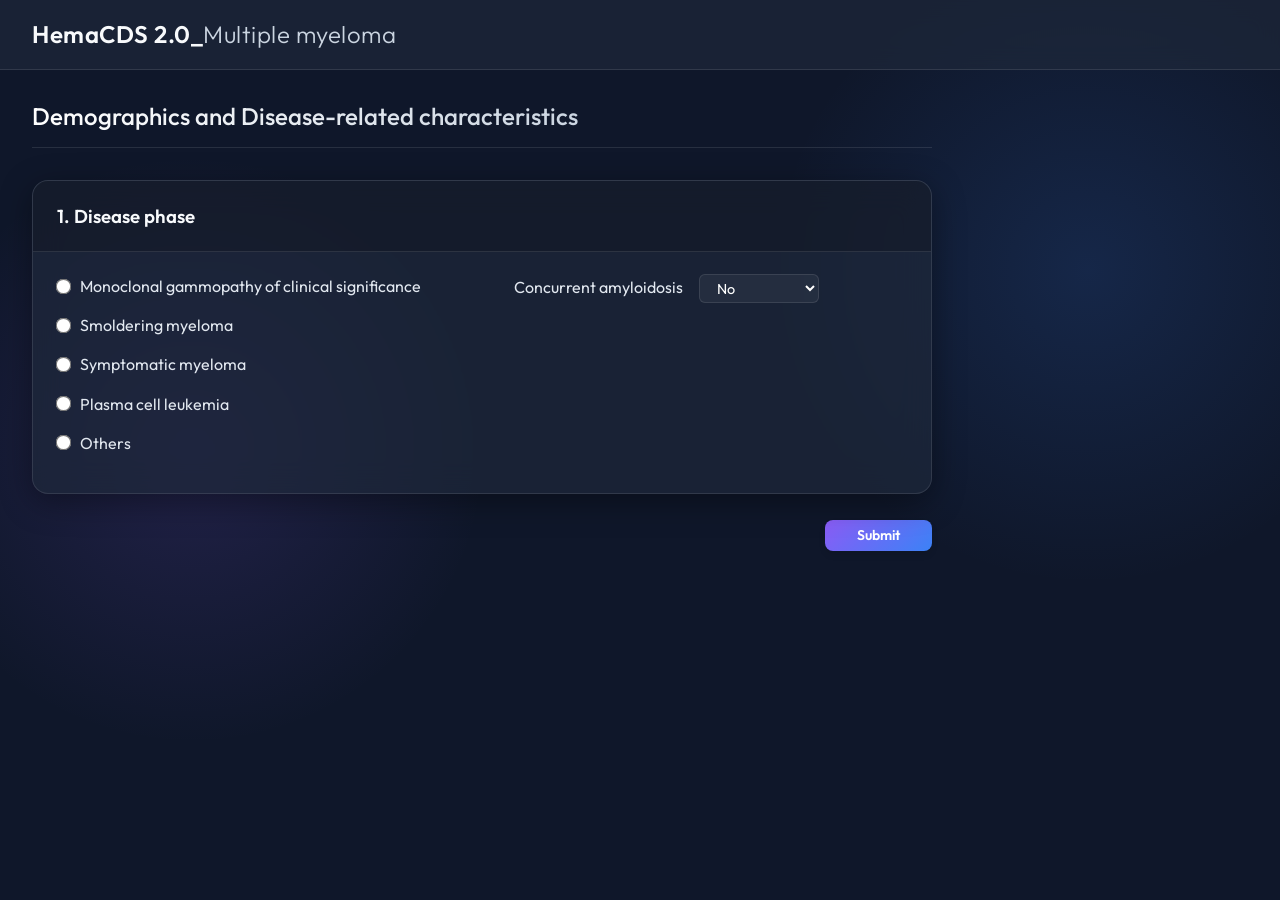
<file: HemaCDS_2.0_Multiple Myeloma/WebApp/Disease phase.html>
<!DOCTYPE html>
<html lang="en">
<head>
    <meta charset="UTF-8">
    <meta name="viewport" content="width=device-width, initial-scale=1.0">
    <title>HemaCDS 2.0_Multiple myeloma - Demographics and Disease-related characteristics</title>
    <!-- Google Fonts -->
    <link rel="preconnect" href="https://fonts.googleapis.com">
    <link rel="preconnect" href="https://fonts.gstatic.com" crossorigin>
    <link href="https://fonts.googleapis.com/css2?family=Outfit:wght@300;400;500;600;700&display=swap" rel="stylesheet">
    <link rel="stylesheet" href="styles.css?v=4">
    <style>
        .custom-text-input {
            background: rgba(255, 255, 255, 0.05);
            border: 1px solid rgba(255, 255, 255, 0.1);
            color: #fff;
            padding: 0.225rem 0.8rem;
            border-radius: 6px;
            font-family: inherit;
            font-size: 0.9rem;
            transition: border-color 0.2s;
        }
        .custom-text-input:focus {
            outline: none;
            border-color: #60a5fa;
            background: rgba(255, 255, 255, 0.08);
        }
        .radio-group-vertical {
            display: flex;
            flex-direction: column;
            gap: 1.2rem;
            margin-bottom: 1rem;
        }
        .radio-group-vertical label {
            display: flex;
            align-items: center;
            gap: 0.6rem;
            cursor: pointer;
            font-size: 1rem;
            color: var(--text-main, #e2e8f0);
        }
        .radio-group-vertical input[type="radio"] {
            transform: scale(1.2);
            cursor: pointer;
            margin: 0;
        }
    </style>
</head>
<body>
    <div class="app-container">
        <header class="app-header">
            <div class="logo">
                <h1 style="font-size: 1.5rem;">HemaCDS 2.0_<span>Multiple myeloma</span></h1>
            </div>
        </header>

        <main class="app-main">
            <section class="content-area" id="content-area">
                <div class="cycle-planner" id="planner-container" style="margin: 0; max-width: 900px;">
                    
                    <div class="planner-header">
                        <div style="display: flex; align-items: center; gap: 1.5rem; flex-wrap: wrap;">
                            <h2 style="font-size: 1.5rem; font-weight: 500; color: var(--text-light, #f8fafc);">Demographics and Disease-related characteristics</h2>
                        </div>
                    </div>

                    <div class="planner-sections">
                        <!-- Section 1: Disease Phase -->
                        <div class="card">
                            <div class="card-header">
                                <h3 style="margin: 0;">1. Disease phase</h3>
                            </div>
                            <div class="card-body" style="display: flex; gap: 4rem; align-items: flex-start; flex-wrap: wrap;">
                                <div class="radio-group-vertical" style="flex: 1; min-width: 280px; max-width: 400px;">
                                    <div style="display: flex; flex-direction: column; gap: 0.5rem; align-items: flex-start;">
                                        <label style="margin: 0;">
                                            <input type="radio" name="disease-phase" value="mgus" onchange="toggleOthersInput()">
                                            Monoclonal gammopathy of clinical significance
                                        </label>
                                        <div id="mgcs-dropdown-container" style="display: none; margin-left: 1.8rem; flex-wrap: wrap; gap: 0.5rem; align-items: center;">
                                            <select id="mgcs-type-select" class="custom-text-input" style="width: 120px; cursor: pointer; transform: translateY(-6px);" onchange="toggleMgcsOthersInput()">
                                                <option value="renal" style="color: #000;" selected>Renal</option>
                                                <option value="nervous" style="color: #000;">Nervous</option>
                                                <option value="cutaneous" style="color: #000;">Cutaneous</option>
                                                <option value="ocular" style="color: #000;">Ocular</option>
                                                <option value="others" style="color: #000;">Others</option>
                                            </select>
                                            <input type="text" id="mgcs-others-input" class="custom-text-input" placeholder="Please specify..." style="display: none; width: 120px; transform: translateY(-6px);">
                                        </div>
                                    </div>
                                    <label>
                                        <input type="radio" name="disease-phase" value="smoldering" onchange="toggleOthersInput()">
                                        Smoldering myeloma
                                    </label>
                                    <label>
                                        <input type="radio" name="disease-phase" value="symptomatic" onchange="toggleOthersInput()">
                                        Symptomatic myeloma
                                    </label>
                                    <label>
                                        <input type="radio" name="disease-phase" value="plasma_cell_leukemia" onchange="toggleOthersInput()">
                                        Plasma cell leukemia
                                    </label>
                                    <div style="display: flex; align-items: center; gap: 0.5rem; flex-wrap: wrap;">
                                        <label style="margin: 0;">
                                            <input type="radio" name="disease-phase" value="others" onchange="toggleOthersInput()">
                                            Others
                                        </label>
                                        <input type="text" id="disease-phase-others-input" class="custom-text-input" placeholder="Please specify..." style="display: none; width: 200px; margin-left: 0.5rem; transform: translateY(-6px);">
                                    </div>
                                </div>
                                <div class="amyloidosis-section" style="flex: 1; min-width: 300px;">
                                    <div style="display: flex; align-items: center; gap: 1rem; transform: translateY(-10px);">
                                        <label for="amyloidosis-select" style="font-size: 1rem; color: var(--text-main, #e2e8f0); margin: 0; white-space: nowrap;">Concurrent amyloidosis</label>
                                        <select id="amyloidosis-select" class="custom-text-input" style="width: 120px; cursor: pointer; transform: translateY(-4px);" onchange="toggleAmyloidosisDetails()">
                                            <option value="yes" style="color: #000;">Yes</option>
                                            <option value="no" style="color: #000;" selected>No</option>
                                        </select>
                                    </div>
                                    
                                    <div id="amyloidosis-details" style="display: none; margin-top: 1rem;">
                                        <div style="display: flex; flex-direction: column; gap: 0.8rem;">
                                            <label style="display: flex; align-items: center; gap: 0.5rem; cursor: pointer; color: var(--text-main, #e2e8f0);">
                                                <input type="checkbox" name="amyloidosis-type" value="renal" style="transform: scale(1.1); margin: 0; cursor: pointer;"> Renal
                                            </label>
                                            <label style="display: flex; align-items: center; gap: 0.5rem; cursor: pointer; color: var(--text-main, #e2e8f0);">
                                                <input type="checkbox" name="amyloidosis-type" value="cardiac" style="transform: scale(1.1); margin: 0; cursor: pointer;"> Cardiac
                                            </label>
                                            <label style="display: flex; align-items: center; gap: 0.5rem; cursor: pointer; color: var(--text-main, #e2e8f0);">
                                                <input type="checkbox" name="amyloidosis-type" value="neurologic" style="transform: scale(1.1); margin: 0; cursor: pointer;"> Neurologic
                                            </label>
                                            <label style="display: flex; align-items: center; gap: 0.5rem; cursor: pointer; color: var(--text-main, #e2e8f0);">
                                                <input type="checkbox" name="amyloidosis-type" value="hepatic" style="transform: scale(1.1); margin: 0; cursor: pointer;"> Hepatic
                                            </label>
                                            <label style="display: flex; align-items: center; gap: 0.5rem; cursor: pointer; color: var(--text-main, #e2e8f0);">
                                                <input type="checkbox" name="amyloidosis-type" value="gi" style="transform: scale(1.1); margin: 0; cursor: pointer;"> GI
                                            </label>
                                            <label style="display: flex; align-items: center; gap: 0.5rem; cursor: pointer; color: var(--text-main, #e2e8f0);">
                                                <input type="checkbox" name="amyloidosis-type" value="soft_tissue" style="transform: scale(1.1); margin: 0; cursor: pointer;"> Soft tissue
                                            </label>
                                            <div style="display: flex; align-items: center; gap: 0.5rem; flex-wrap: wrap;">
                                                <label style="display: flex; align-items: center; gap: 0.5rem; cursor: pointer; color: var(--text-main, #e2e8f0); margin: 0;">
                                                    <input type="checkbox" name="amyloidosis-type" value="other" id="amyloidosis-other-cb" onchange="toggleAmyloidosisOther()" style="transform: scale(1.1); margin: 0; cursor: pointer;"> Other
                                                </label>
                                                <input type="text" id="amyloidosis-other-input" class="custom-text-input" placeholder="Please specify..." style="display: none; width: 120px; margin-left: 0.5rem; transform: translateY(-6px);">
                                            </div>
                                        </div>
                                    </div>
                                </div>
                            </div>
                        </div>

                        <!-- Submit Button -->
                        <div style="display: flex; justify-content: flex-end; margin-top: -0.375rem; margin-bottom: 1rem;">
                            <button id="submit-btn" class="btn-primary" style="padding: 0.4rem 2rem; font-size: 0.875rem; font-weight: 600; border-radius: 8px; box-shadow: 0 4px 6px rgba(0,0,0,0.1);">Submit</button>
                        </div>
                    </div>
                </div>
            </section>
        </main>
    </div>

    <script>
        function toggleOthersInput() {
            const othersRadio = document.querySelector('input[name="disease-phase"][value="others"]');
            const othersInput = document.getElementById('disease-phase-others-input');
            if (othersRadio && othersRadio.checked) {
                othersInput.style.display = 'inline-block';
                othersInput.focus();
            } else {
                if (othersInput) {
                    othersInput.style.display = 'none';
                    othersInput.value = '';
                }
            }

            const mgcsRadio = document.querySelector('input[name="disease-phase"][value="mgus"]');
            const mgcsDropdown = document.getElementById('mgcs-dropdown-container');
            if (mgcsRadio && mgcsRadio.checked) {
                mgcsDropdown.style.display = 'flex';
            } else {
                if (mgcsDropdown) {
                    mgcsDropdown.style.display = 'none';
                    document.getElementById('mgcs-type-select').value = "renal";
                    const mgcsOthersInput = document.getElementById('mgcs-others-input');
                    if (mgcsOthersInput) {
                        mgcsOthersInput.style.display = 'none';
                        mgcsOthersInput.value = '';
                    }
                }
            }
        }

        function toggleMgcsOthersInput() {
            const select = document.getElementById('mgcs-type-select');
            const input = document.getElementById('mgcs-others-input');
            if (select && select.value === 'others') {
                input.style.display = 'inline-block';
                input.focus();
            } else {
                if (input) {
                    input.style.display = 'none';
                    input.value = '';
                }
            }
        }

        function toggleAmyloidosisDetails() {
            const select = document.getElementById('amyloidosis-select');
            const details = document.getElementById('amyloidosis-details');
            if (select.value === 'yes') {
                details.style.display = 'block';
            } else {
                details.style.display = 'none';
            }
        }

        function toggleAmyloidosisOther() {
            const cb = document.getElementById('amyloidosis-other-cb');
            const input = document.getElementById('amyloidosis-other-input');
            if (cb && cb.checked) {
                input.style.display = 'inline-block';
                input.focus();
            } else {
                if (input) {
                    input.style.display = 'none';
                    input.value = '';
                }
            }
        }
    </script>
</body>
</html>
</file>
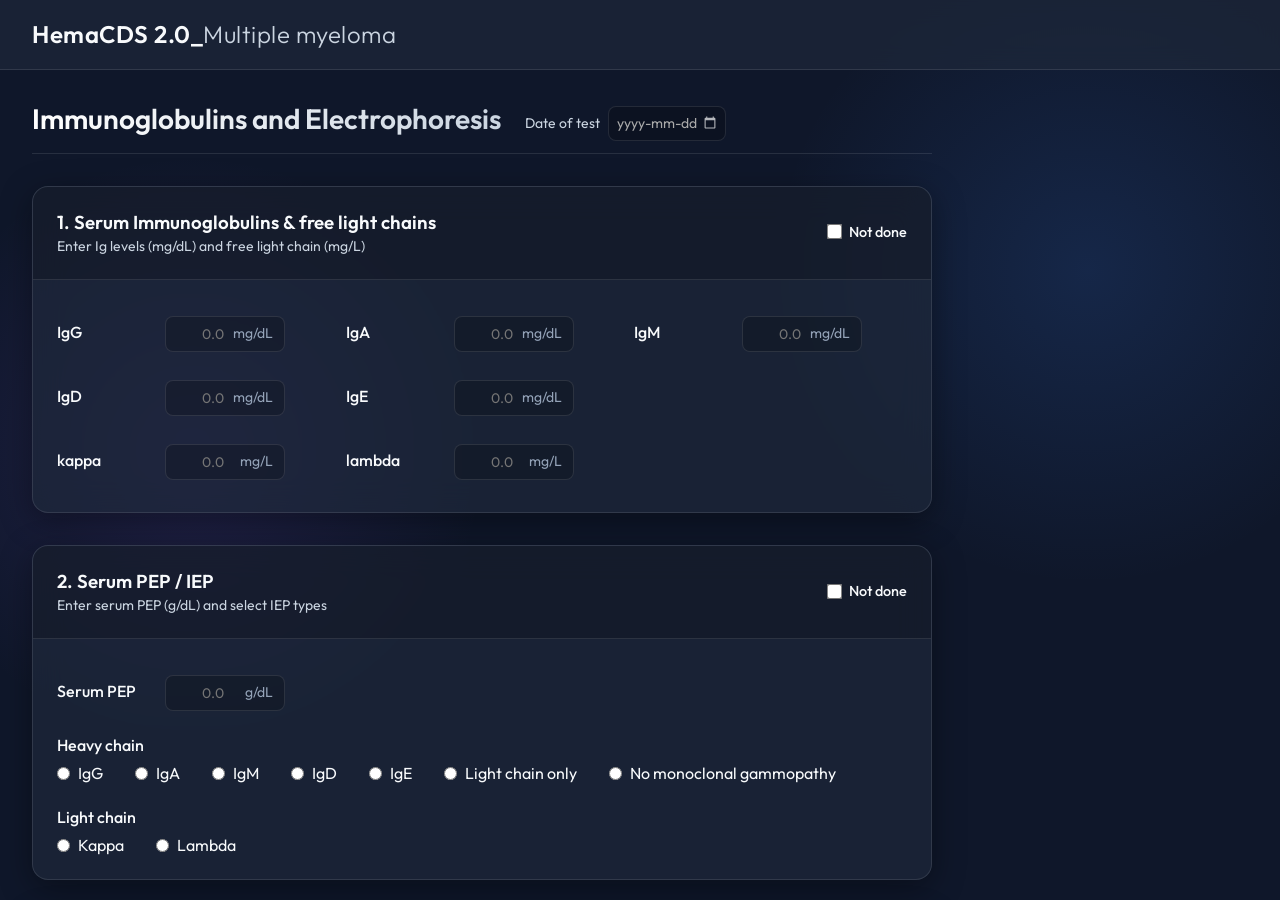
<file: HemaCDS_2.0_Multiple Myeloma/WebApp/Elecrophoresis.html>
<!DOCTYPE html>
<html lang="en">

<head>
    <meta charset="UTF-8">
    <meta name="viewport" content="width=device-width, initial-scale=1.0">
    <title>HemaCDS 2.0_Multiple myeloma</title>
    <!-- Google Fonts -->
    <link rel="preconnect" href="https://fonts.googleapis.com">
    <link rel="preconnect" href="https://fonts.gstatic.com" crossorigin>
    <link href="https://fonts.googleapis.com/css2?family=Outfit:wght@300;400;500;600;700&display=swap" rel="stylesheet">
    <link rel="stylesheet" href="styles.css?v=3">
    <style>
        /* 스크롤바 숨기기 */
        ::-webkit-scrollbar {
            display: none;
        }
        body {
            -ms-overflow-style: none;  /* IE and Edge */
            scrollbar-width: none;  /* Firefox */
        }

        .radio-group-horizontal {
            display: flex;
            gap: 2rem;
            align-items: center;
            flex-wrap: wrap;
        }

        .radio-group-horizontal label {
            display: flex;
            align-items: center;
            gap: 0.5rem;
            cursor: pointer;
            font-size: 1rem;
            color: var(--text-main);
        }

        .input-unit-wrapper {
            position: relative;
            display: inline-flex;
            align-items: center;
        }

        .input-unit-wrapper::after {
            content: attr(data-unit);
            position: absolute;
            right: 12px;
            top: 50%;
            transform: translateY(calc(-50% + 5px));
            color: #94a3b8;
            pointer-events: none;
            font-size: 0.875rem;
        }

        /* 숫자 입력창 스피너 숨기기 */
        input[type="number"]::-webkit-outer-spin-button,
        input[type="number"]::-webkit-inner-spin-button {
            -webkit-appearance: none;
            margin: 0;
        }
        input[type="number"] {
            -moz-appearance: textfield;
        }
    </style>
</head>

<body>
    <div class="app-container">
        <header class="app-header">
            <div class="logo">
                <h1 style="font-size: 1.5rem;">HemaCDS 2.0_<span>Multiple myeloma</span></h1>
            </div>
        </header>

        <main class="app-main">
            <section class="content-area" id="content-area">
                <div class="cycle-planner" id="planner-container" style="margin: 0; max-width: 900px;">
                    
                    <div class="planner-header">
                        <div style="display: flex; align-items: center; gap: 1.5rem; flex-wrap: wrap;">
                            <h2>Immunoglobulins and Electrophoresis</h2>
                            <div class="cycle-meta-inputs" style="display: flex; gap: 1rem; align-items: center; transform: translateY(4px);">
                                <div style="display: flex; align-items: center; gap: 0.5rem;">
                                    <label for="date-of-test" style="font-size: 0.875rem; color: var(--text-secondary);">Date of test</label>
                                    <input type="date" data-date="" id="date-of-test" class="custom-text-input custom-date-format" style="margin: 0; padding: 0.4rem; width: 118px; font-size: 0.875rem; text-align: center;">
                                </div>
                            </div>
                        </div>
                    </div>

                    <div class="planner-sections">
                        <!-- Section 1: Immunoglobulins and sFLC -->
                        <div class="card">
                            <div class="card-header" style="display: flex; justify-content: space-between; align-items: flex-start;">
                                <div>
                                    <h3>1. Serum Immunoglobulins & free light chains</h3>
                                    <p class="subtitle">Enter Ig levels (mg/dL) and free light chain (mg/L)</p>
                                </div>
                                <label style="display: flex; align-items: center; gap: 0.5rem; font-weight: 500; font-size: 0.9rem; color: var(--text-light); transform: translateY(12px); cursor: pointer;">
                                    <input type="checkbox" id="sec1-not-done" style="transform: scale(1.2);"> Not done
                                </label>
                            </div>
                            <div class="card-body">
                                <div style="display: grid; grid-template-columns: repeat(3, minmax(140px, 1fr)); gap: 1rem; margin-bottom: 1.5rem;">
                                    <div style="display: flex; align-items: center; justify-content: flex-start; gap: 0.5rem;">
                                        <label for="ig-g" style="font-weight: 500; color: var(--text-main); transform: translateY(4px); width: 100px;">IgG</label>
                                        <div class="input-unit-wrapper" data-unit="mg/dL">
                                            <input type="number" id="ig-g" class="custom-text-input" min="0" step="0.1" placeholder="0.0" style="width: 120px; padding: 0.5rem; padding-right: 60px; text-align: right;">
                                        </div>
                                    </div>
                                    <div style="display: flex; align-items: center; justify-content: flex-start; gap: 0.5rem;">
                                        <label for="ig-a" style="font-weight: 500; color: var(--text-main); transform: translateY(4px); width: 100px;">IgA</label>
                                        <div class="input-unit-wrapper" data-unit="mg/dL">
                                            <input type="number" id="ig-a" class="custom-text-input" min="0" step="0.1" placeholder="0.0" style="width: 120px; padding: 0.5rem; padding-right: 60px; text-align: right;">
                                        </div>
                                    </div>
                                    <div style="display: flex; align-items: center; justify-content: flex-start; gap: 0.5rem;">
                                        <label for="ig-m" style="font-weight: 500; color: var(--text-main); transform: translateY(4px); width: 100px;">IgM</label>
                                        <div class="input-unit-wrapper" data-unit="mg/dL">
                                            <input type="number" id="ig-m" class="custom-text-input" min="0" step="0.1" placeholder="0.0" style="width: 120px; padding: 0.5rem; padding-right: 60px; text-align: right;">
                                        </div>
                                    </div>
                                    <div style="display: flex; align-items: center; justify-content: flex-start; gap: 0.5rem;">
                                        <label for="ig-d" style="font-weight: 500; color: var(--text-main); transform: translateY(4px); width: 100px;">IgD</label>
                                        <div class="input-unit-wrapper" data-unit="mg/dL">
                                            <input type="number" id="ig-d" class="custom-text-input" min="0" step="0.1" placeholder="0.0" style="width: 120px; padding: 0.5rem; padding-right: 60px; text-align: right;">
                                        </div>
                                    </div>
                                    <div style="display: flex; align-items: center; justify-content: flex-start; gap: 0.5rem;">
                                        <label for="ig-e" style="font-weight: 500; color: var(--text-main); transform: translateY(4px); width: 100px;">IgE</label>
                                        <div class="input-unit-wrapper" data-unit="mg/dL">
                                            <input type="number" id="ig-e" class="custom-text-input" min="0" step="0.1" placeholder="0.0" style="width: 120px; padding: 0.5rem; padding-right: 60px; text-align: right;">
                                        </div>
                                    </div>
                                </div>
                                <div style="display: grid; grid-template-columns: repeat(3, minmax(140px, 1fr)); gap: 1rem;">
                                    <div style="display: flex; align-items: center; justify-content: flex-start; gap: 0.5rem;">
                                        <label for="sflc-kappa" style="font-weight: 500; color: var(--text-main); transform: translateY(-4px); width: 100px;">kappa</label>
                                        <div class="input-unit-wrapper" data-unit="mg/L" style="transform: translateY(-8px);">
                                            <input type="number" id="sflc-kappa" class="custom-text-input" min="0" step="0.1" placeholder="0.0" style="width: 120px; padding: 0.5rem; padding-right: 60px; text-align: right;">
                                        </div>
                                    </div>
                                    <div style="display: flex; align-items: center; justify-content: flex-start; gap: 0.5rem;">
                                        <label for="sflc-lambda" style="font-weight: 500; color: var(--text-main); transform: translateY(-4px); width: 100px;">lambda</label>
                                        <div class="input-unit-wrapper" data-unit="mg/L" style="transform: translateY(-8px);">
                                            <input type="number" id="sflc-lambda" class="custom-text-input" min="0" step="0.1" placeholder="0.0" style="width: 120px; padding: 0.5rem; padding-right: 60px; text-align: right;">
                                        </div>
                                    </div>
                                </div>
                            </div>
                        </div>

                        <!-- Section 2: Serum PEP / IEP -->
                        <div class="card">
                            <div class="card-header" style="display: flex; justify-content: space-between; align-items: flex-start;">
                                <div>
                                    <h3>2. Serum PEP / IEP</h3>
                                    <p class="subtitle">Enter serum PEP (g/dL) and select IEP types</p>
                                </div>
                                <label style="display: flex; align-items: center; gap: 0.5rem; font-weight: 500; font-size: 0.9rem; color: var(--text-light); transform: translateY(12px); cursor: pointer;">
                                    <input type="checkbox" id="sec2-not-done" style="transform: scale(1.2);"> Not done
                                </label>
                            </div>
                            <div class="card-body">
                                <div style="display: flex; flex-direction: column; gap: 1.5rem;">
                                    <div style="display: flex; align-items: center; gap: 0.5rem;">
                                        <label for="serum-pep" style="font-weight: 500; color: var(--text-main); transform: translateY(4px); width: 100px;">Serum PEP</label>
                                        <div class="input-unit-wrapper" data-unit="g/dL">
                                            <input type="number" id="serum-pep" class="custom-text-input" min="0" step="0.1" placeholder="0.0" style="width: 120px; padding: 0.5rem; padding-right: 60px; text-align: right;">
                                        </div>
                                    </div>
                                    <div>
                                        <label style="display: block; font-weight: 500; color: var(--text-main); margin-bottom: 0.5rem;">Heavy chain</label>
                                        <div class="radio-group-horizontal">
                                            <label><input type="radio" name="iep-heavy" value="IgG"> IgG</label>
                                            <label><input type="radio" name="iep-heavy" value="IgA"> IgA</label>
                                            <label><input type="radio" name="iep-heavy" value="IgM"> IgM</label>
                                            <label><input type="radio" name="iep-heavy" value="IgD"> IgD</label>
                                            <label><input type="radio" name="iep-heavy" value="IgE"> IgE</label>
                                            <label><input type="radio" name="iep-heavy" value="Light chain only"> Light chain only</label>
                                            <label><input type="radio" name="iep-heavy" value="No monoclonal gammopathy"> No monoclonal gammopathy</label>
                                        </div>
                                    </div>
                                    <div>
                                        <label style="display: block; font-weight: 500; color: var(--text-main); margin-bottom: 0.5rem;">Light chain</label>
                                        <div class="radio-group-horizontal">
                                            <label><input type="radio" name="iep-light" value="Kappa"> Kappa</label>
                                            <label><input type="radio" name="iep-light" value="Lambda"> Lambda</label>
                                        </div>
                                    </div>
                                </div>
                            </div>
                        </div>

                        <!-- Section 3: Urine free light chains -->
                        <div class="card">
                            <div class="card-header" style="display: flex; justify-content: space-between; align-items: flex-start;">
                                <div>
                                    <h3>3. Urine free light chains</h3>
                                    <p class="subtitle">Enter urine free light chain (mg/L)</p>
                                </div>
                                <label style="display: flex; align-items: center; gap: 0.5rem; font-weight: 500; font-size: 0.9rem; color: var(--text-light); transform: translateY(12px); cursor: pointer;">
                                    <input type="checkbox" id="sec3-not-done" style="transform: scale(1.2);"> Not done
                                </label>
                            </div>
                            <div class="card-body">
                                <div style="display: grid; grid-template-columns: repeat(3, minmax(140px, 1fr)); gap: 1rem;">
                                    <div style="display: flex; align-items: center; justify-content: flex-start; gap: 0.5rem;">
                                        <label for="urine-uflc-kappa" style="font-weight: 500; color: var(--text-main); transform: translateY(-4px); width: 100px;">kappa</label>
                                        <div class="input-unit-wrapper" data-unit="mg/L" style="transform: translateY(-8px);">
                                            <input type="number" id="urine-uflc-kappa" class="custom-text-input" min="0" step="0.1" placeholder="0.0" style="width: 120px; padding: 0.5rem; padding-right: 60px; text-align: right;">
                                        </div>
                                    </div>
                                    <div style="display: flex; align-items: center; justify-content: flex-start; gap: 0.5rem;">
                                        <label for="urine-uflc-lambda" style="font-weight: 500; color: var(--text-main); transform: translateY(-4px); width: 100px;">lambda</label>
                                        <div class="input-unit-wrapper" data-unit="mg/L" style="transform: translateY(-8px);">
                                            <input type="number" id="urine-uflc-lambda" class="custom-text-input" min="0" step="0.1" placeholder="0.0" style="width: 120px; padding: 0.5rem; padding-right: 60px; text-align: right;">
                                        </div>
                                    </div>
                                </div>
                            </div>
                        </div>

                        <!-- Section 4: Urine PEP / IEP -->
                        <div class="card">
                            <div class="card-header" style="display: flex; justify-content: space-between; align-items: flex-start;">
                                <div>
                                    <h3>4. Urine PEP / IEP</h3>
                                    <p class="subtitle">Enter urine PEP and select IEP types</p>
                                </div>
                                <label style="display: flex; align-items: center; gap: 0.5rem; font-weight: 500; font-size: 0.9rem; color: var(--text-light); transform: translateY(12px); cursor: pointer;">
                                    <input type="checkbox" id="sec4-not-done" style="transform: scale(1.2);"> Not done
                                </label>
                            </div>
                            <div class="card-body">
                                <div style="display: flex; flex-direction: column; gap: 1.5rem;">
                                    <div style="display: flex; align-items: center; gap: 0.5rem;">
                                        <label for="urine-pep" style="font-weight: 500; color: var(--text-main); transform: translateY(4px); width: 100px;">Urine PEP</label>
                                        <div class="input-unit-wrapper" id="urine-pep-unit-wrapper" data-unit="mg/day">
                                            <input type="number" id="urine-pep" class="custom-text-input" min="0" step="0.1" placeholder="0.0" style="width: 120px; padding: 0.5rem; padding-right: 75px; text-align: right;">
                                        </div>
                                        <select id="urine-pep-type" class="custom-text-input custom-date-format" style="margin-left: 0.5rem; padding: 0.5rem; width: auto;">
                                            <option value="24hr urine" selected>24hr urine</option>
                                            <option value="12hr urine">12hr urine</option>
                                            <option value="spot urine">spot urine</option>
                                        </select>
                                    </div>
                                    <div>
                                        <label style="display: block; font-weight: 500; color: var(--text-main); margin-bottom: 0.5rem;">Heavy chain</label>
                                        <div class="radio-group-horizontal">
                                            <label><input type="radio" name="urine-iep-heavy" value="IgG"> IgG</label>
                                            <label><input type="radio" name="urine-iep-heavy" value="IgA"> IgA</label>
                                            <label><input type="radio" name="urine-iep-heavy" value="IgM"> IgM</label>
                                            <label><input type="radio" name="urine-iep-heavy" value="IgD"> IgD</label>
                                            <label><input type="radio" name="urine-iep-heavy" value="IgE"> IgE</label>
                                            <label><input type="radio" name="urine-iep-heavy" value="Light chain only"> Light chain only</label>
                                            <label><input type="radio" name="urine-iep-heavy" value="No monoclonal gammopathy"> No monoclonal gammopathy</label>
                                        </div>
                                    </div>
                                    <div>
                                        <label style="display: block; font-weight: 500; color: var(--text-main); margin-bottom: 0.5rem;">Light chain</label>
                                        <div class="radio-group-horizontal">
                                            <label><input type="radio" name="urine-iep-light" value="Kappa"> Kappa</label>
                                            <label><input type="radio" name="urine-iep-light" value="Lambda"> Lambda</label>
                                        </div>
                                    </div>
                                </div>
                            </div>
                        </div>

                    </div>
                    <div style="display: flex; justify-content: flex-end; margin-top: 2rem; margin-bottom: 1rem;">
                        <button id="submit-btn" class="btn-primary" style="padding: 0.4rem 2rem; font-size: 0.875rem; font-weight: 600; border-radius: 8px; box-shadow: 0 4px 6px rgba(0,0,0,0.1);">Submit</button>
                    </div>
                </div>
            </section>
        </main>
    </div>

    <script>
        document.addEventListener('DOMContentLoaded', () => {
            // Set Date to Today
            const dateInput = document.getElementById('date-of-test');
            if (dateInput) {
                const today = new Date().toISOString().split('T')[0];
                dateInput.value = today;
            }
            // Urine PEP unit dynamic change
            const urinePepTypeSelect = document.getElementById('urine-pep-type');
            const urinePepUnitWrapper = document.getElementById('urine-pep-unit-wrapper');
            
            if (urinePepTypeSelect && urinePepUnitWrapper) {
                urinePepTypeSelect.addEventListener('change', (e) => {
                    const selected = e.target.value;
                    if (selected === '24hr urine') {
                        urinePepUnitWrapper.setAttribute('data-unit', 'mg/day');
                    } else if (selected === '12hr urine') {
                        urinePepUnitWrapper.setAttribute('data-unit', 'mg/12hrs');
                    } else if (selected === 'spot urine') {
                        urinePepUnitWrapper.setAttribute('data-unit', 'mg/dL');
                    }
                });
            }

            // Disable Light chain if "No monoclonal gammopathy" is selected
            const toggleLightChain = (heavyName, lightName) => {
                const heavyRadios = document.querySelectorAll(`input[name="${heavyName}"]`);
                const lightRadios = document.querySelectorAll(`input[name="${lightName}"]`);
                
                heavyRadios.forEach(radio => {
                    radio.addEventListener('change', (e) => {
                        const isNoMono = e.target.value === 'No monoclonal gammopathy';
                        lightRadios.forEach(lightRadio => {
                            lightRadio.disabled = isNoMono;
                            if (isNoMono) {
                                lightRadio.checked = false; // Clear selection when disabled
                            }
                        });
                    });
                });
            };

            toggleLightChain('iep-heavy', 'iep-light');
            toggleLightChain('urine-iep-heavy', 'urine-iep-light');

            // Handle "Not done" checkboxes
            const setupNotDoneToggle = (checkboxId) => {
                const checkbox = document.getElementById(checkboxId);
                if (checkbox) {
                    const card = checkbox.closest('.card');
                    if (card) {
                        const cardBody = card.querySelector('.card-body');
                        if (cardBody) {
                            checkbox.addEventListener('change', (e) => {
                                const isDisabled = e.target.checked;
                                const inputs = cardBody.querySelectorAll('input, select');
                                inputs.forEach(input => {
                                    input.disabled = isDisabled;
                                    if (isDisabled && (input.type === 'number' || input.type === 'text')) {
                                        input.value = '';
                                    } else if (isDisabled && (input.type === 'radio' || input.type === 'checkbox')) {
                                        input.checked = false;
                                    }
                                });
                            });
                        }
                    }
                }
            };

            setupNotDoneToggle('sec1-not-done');
            setupNotDoneToggle('sec2-not-done');
            setupNotDoneToggle('sec3-not-done');
            setupNotDoneToggle('sec4-not-done');



            // Submit logic
            const submitBtn = document.getElementById('submit-btn');
            if (submitBtn) {
                submitBtn.addEventListener('click', () => {
                    const testDate = dateInput ? dateInput.value : '';
                    
                    if (window.opener && !window.opener.closed) {
                        window.opener.postMessage({
                            type: 'ELECTROPHORESIS_DATA',
                            date: testDate
                        }, '*');
                    }
                    window.close();
                });
            }
        });
    </script>
</body>

</html>
</file>
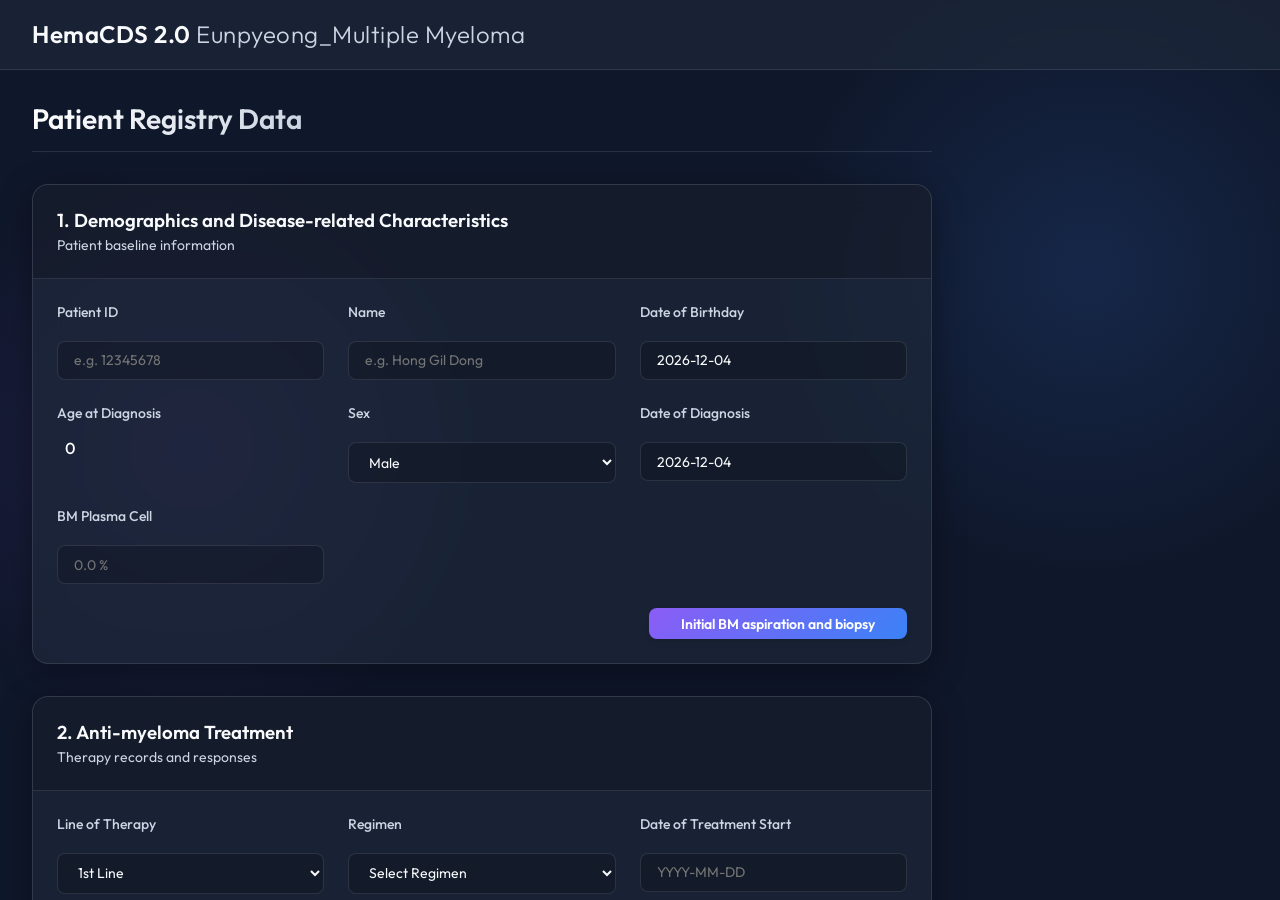
<file: HemaCDS_2.0_Multiple Myeloma/WebApp/Eunpyeong_Multiple Myeloma.html>
<!DOCTYPE html>
<html lang="en">

<head>
    <meta charset="UTF-8">
    <meta name="viewport" content="width=device-width, initial-scale=1.0">
    <title>HemaCDS 2.0 Eunpyeong_Multiple Myeloma</title>
    <!-- Google Fonts -->
    <link rel="preconnect" href="https://fonts.googleapis.com">
    <link rel="preconnect" href="https://fonts.gstatic.com" crossorigin>
    <link href="https://fonts.googleapis.com/css2?family=Outfit:wght@300;400;500;600;700&display=swap" rel="stylesheet">
    <link rel="stylesheet" href="styles.css?v=3">
    <style>
        .form-grid {
            display: grid;
            grid-template-columns: repeat(auto-fill, minmax(250px, 1fr));
            gap: 1.5rem;
        }

        .form-group {
            display: flex;
            flex-direction: column;
            gap: 0.5rem;
        }

        .form-group label {
            font-size: 0.875rem;
            font-weight: 500;
            color: var(--text-secondary);
        }
    </style>
</head>

<body>
    <div class="app-container">
        <header class="app-header">
            <div class="logo">
                <h1 style="font-size: 1.5rem;">HemaCDS 2.0 <span>Eunpyeong_Multiple Myeloma</span></h1>
            </div>
        </header>

        <main class="app-main">
            <section class="content-area" id="content-area">
                <div class="cycle-planner" id="planner-container" style="margin: 0; max-width: 900px;">
                    
                    <div class="planner-header">
                        <div style="display: flex; align-items: center; gap: 1.5rem; flex-wrap: wrap;">
                            <h2>Patient Registry Data</h2>
                        </div>
                    </div>

                    <div class="planner-sections">
                        <!-- Section 1 -->
                        <div class="card">
                            <div class="card-header">
                                <h3>1. Demographics and Disease-related Characteristics</h3>
                                <p class="subtitle">Patient baseline information</p>
                            </div>
                            <div class="card-body">
                                <div class="form-grid">
                                    <div class="form-group">
                                        <label for="patient-id">Patient ID</label>
                                        <input type="text" id="patient-id" class="custom-text-input" placeholder="e.g. 12345678">
                                    </div>
                                    <div class="form-group">
                                        <label for="patient-name">Name</label>
                                        <input type="text" id="patient-name" class="custom-text-input" placeholder="e.g. Hong Gil Dong">
                                    </div>
                                    <div class="form-group">
                                        <label for="dob">Date of Birthday</label>
                                        <input type="text" id="dob" class="custom-text-input" placeholder="YYYY-MM-DD" onfocus="(this.type='date')" onblur="(this.value ? this.type='date' : this.type='text')">
                                    </div>
                                    <div class="form-group">
                                        <label>Age at Diagnosis</label>
                                        <div id="age" style="font-weight: 500; padding: 0.5rem 0.5rem; color: #fff;">-</div>
                                    </div>
                                    <div class="form-group">
                                        <label for="sex">Sex</label>
                                        <select id="sex" class="custom-text-input">
                                            <option value="" disabled>Select</option>
                                            <option value="Male" selected>Male</option>
                                            <option value="Female">Female</option>
                                        </select>
                                    </div>
                                    <div class="form-group">
                                        <label for="diagnosis-date">Date of Diagnosis</label>
                                        <input type="text" id="diagnosis-date" class="custom-text-input" placeholder="YYYY-MM-DD" onfocus="(this.type='date')" onblur="(this.value ? this.type='date' : this.type='text')">
                                    </div>
                                    <div class="form-group">
                                        <label for="plasma-cell-bm">BM Plasma Cell</label>
                                        <input type="text" id="plasma-cell-bm" class="custom-text-input" placeholder="0.0 %" style="color: #fff;">
                                    </div>
                                </div>
                                <div style="display: flex; justify-content: flex-end; margin-top: 1.5rem;">
                                    <button type="button" class="btn-primary" onclick="window.open('Mutple Myeoma_BM aspiration and biopsy.html', 'BM_Aspiration', 'width=1000,height=800,scrollbars=yes,resizable=yes')" style="padding: 0.4rem 2rem; font-size: 0.875rem; font-weight: 600; border-radius: 8px; box-shadow: 0 4px 6px rgba(0,0,0,0.1);">Initial BM aspiration and biopsy</button>
                                </div>
                            </div>
                        </div>

                        <!-- Section 2 -->
                        <div class="card">
                            <div class="card-header">
                                <h3>2. Anti-myeloma Treatment</h3>
                                <p class="subtitle">Therapy records and responses</p>
                            </div>
                            <div class="card-body">
                                <div id="treatment-blocks-container">
                                    <div class="treatment-block" style="margin-bottom: 2rem; padding-bottom: 1rem; border-bottom: 1px dashed rgba(255,255,255,0.2);">
                                        <div class="form-grid">
                                    <div class="form-group">
                                        <label for="line-of-therapy">Line of Therapy</label>
                                        <select id="line-of-therapy" class="custom-text-input">
                                            <option value="" disabled>Select</option>
                                            <option value="1" selected>1st Line</option>
                                            <option value="2">2nd Line</option>
                                            <option value="3">3rd Line</option>
                                            <option value="4">4th Line</option>
                                            <option value="5">5th Line</option>
                                            <option value="6">6th Line</option>
                                            <option value="7">7th Line</option>
                                            <option value="8">8th Line</option>
                                            <option value="9">9th Line</option>
                                            <option value="10">10th Line</option>
                                            <option value="11">11th Line</option>
                                            <option value="12">12th Line</option>
                                        </select>
                                    </div>
                                    <div class="form-group">
                                        <label for="regimen">Regimen</label>
                                        <select id="regimen" class="custom-text-input">
                                            <option value="" disabled selected>Select Regimen</option>
                                        </select>
                                    </div>
                                    <div class="form-group">
                                        <label for="treatment-start-date">Date of Treatment Start</label>
                                        <input type="text" id="treatment-start-date" class="custom-text-input" placeholder="YYYY-MM-DD" onfocus="(this.type='date')" onblur="(this.value ? this.type='date' : this.type='text')">
                                    </div>
                                    <div class="form-group">
                                        <label for="response">Best Response</label>
                                        <select id="response" class="custom-text-input">
                                            <option value="" disabled>Select</option>
                                            <option value="NR" selected>NR</option>
                                            <option value="sCR">sCR</option>
                                            <option value="CR">CR</option>
                                            <option value="VGPR">VGPR</option>
                                            <option value="SD">SD</option>
                                            <option value="DP">DP</option>
                                            <option value="Others">Others</option>
                                        </select>
                                    </div>
                                    <div class="form-group">
                                        <label for="disease-progression">Disease Progression</label>
                                        <select id="disease-progression" class="custom-text-input">
                                            <option value="" disabled>Select</option>
                                            <option value="Yes">Yes</option>
                                            <option value="No" selected>No</option>
                                        </select>
                                    </div>
                                    <div class="form-group">
                                        <label for="disease-progression-date">Date of Disease Progression</label>
                                        <input type="text" id="disease-progression-date" class="custom-text-input" placeholder="YYYY-MM-DD" onfocus="(this.type='date')" onblur="(this.value ? this.type='date' : this.type='text')">
                                    </div>
                                    <div class="form-group">
                                        <label for="discontinuation-status">Discontinuation</label>
                                        <select id="discontinuation-status" class="custom-text-input">
                                            <option value="" disabled>Select</option>
                                            <option value="Ongoing" selected>Ongoing</option>
                                            <option value="Discontinue">Discontinue</option>
                                        </select>
                                    </div>
                                    <div class="form-group">
                                        <label for="discontinuation-reason">Reason for Discontinuation</label>
                                        <select id="discontinuation-reason" class="custom-text-input" disabled>
                                            <option value="" disabled selected>Select</option>
                                            <option value="Disease progression">Disease progression</option>
                                            <option value="Toxicity">Toxicity</option>
                                            <option value="Others">Others</option>
                                        </select>
                                    </div>
                                    <div class="form-group">
                                        <label for="discontinuation-date">Date of Discontinuation</label>
                                        <input type="text" id="discontinuation-date" class="custom-text-input" placeholder="YYYY-MM-DD" onfocus="(this.type='date')" onblur="(this.value ? this.type='date' : this.type='text')" disabled>
                                    </div>
                                </div>
                                    </div>
                                </div>
                                <div style="display: flex; justify-content: center; gap: 1rem; margin-top: 1.5rem; margin-bottom: 0.5rem;">
                                    <button type="button" id="remove-treatment-btn" class="btn-primary" style="padding: 0.4rem 2rem; font-size: 0.875rem; font-weight: 600; border-radius: 8px; box-shadow: 0 4px 6px rgba(0,0,0,0.1); background: rgba(239, 68, 68, 0.2); color: #ef4444; border: 1px solid rgba(239, 68, 68, 0.5); display: none;">- Remove Last Line</button>
                                    <button type="button" id="add-treatment-btn" class="btn-primary" style="padding: 0.4rem 2rem; font-size: 0.875rem; font-weight: 600; border-radius: 8px; box-shadow: 0 4px 6px rgba(0,0,0,0.1);">+ Add Line of Therapy</button>
                                </div>
                            </div>
                        </div>

                        <!-- Section 3 -->
                        <div class="card">
                            <div class="card-header">
                                <h3>3. Survival Outcomes</h3>
                                <p class="subtitle">Survival data and current status</p>
                            </div>
                            <div class="card-body">
                                <div class="form-grid">
                                    <div class="form-group">
                                        <label for="vital-status">Vital Status</label>
                                        <select id="vital-status" class="custom-text-input">
                                            <option value="" disabled selected>Select</option>
                                            <option value="Alive">Alive</option>
                                            <option value="Deceased">Deceased</option>
                                        </select>
                                    </div>
                                    <div class="form-group">
                                        <label for="last-followup">Last Follow-up / Death Date</label>
                                        <input type="text" id="last-followup" class="custom-text-input" placeholder="YYYY-MM-DD" onfocus="(this.type='date')" onblur="(this.value ? this.type='date' : this.type='text')">
                                    </div>
                                </div>
                            </div>
                        </div>

                    </div>
                    
                    <div style="display: flex; justify-content: flex-end; margin-top: 2rem; margin-bottom: 1rem;">
                        <button class="btn-primary" style="padding: 0.4rem 2rem; font-size: 0.875rem; font-weight: 600; border-radius: 8px; box-shadow: 0 4px 6px rgba(0,0,0,0.1);">Save Record</button>
                    </div>
                </div>
            </section>
        </main>
    </div>
    <script>
        document.addEventListener('DOMContentLoaded', () => {
            const dobInput = document.getElementById('dob');
            const diagnosisDateInput = document.getElementById('diagnosis-date');
            const ageDisplay = document.getElementById('age');

            // 1. Set default dates to today
            const today = new Date().toISOString().split('T')[0];
            if (dobInput && !dobInput.value) dobInput.value = today;
            if (diagnosisDateInput && !diagnosisDateInput.value) diagnosisDateInput.value = today;

            // 2. Calculate age based on DOB and Diagnosis Date
            function calculateAge() {
                if (dobInput && diagnosisDateInput && ageDisplay) {
                    if (dobInput.value && diagnosisDateInput.value) {
                        const dob = new Date(dobInput.value);
                        const diagDate = new Date(diagnosisDateInput.value);
                        
                        let age = diagDate.getFullYear() - dob.getFullYear();
                        const m = diagDate.getMonth() - dob.getMonth();
                        
                        if (m < 0 || (m === 0 && diagDate.getDate() < dob.getDate())) {
                            age--;
                        }
                        
                        ageDisplay.textContent = age >= 0 ? age : 0;
                    } else {
                        ageDisplay.textContent = '-';
                    }
                }
            }

            if (dobInput) dobInput.addEventListener('change', calculateAge);
            if (diagnosisDateInput) diagnosisDateInput.addEventListener('change', calculateAge);
            calculateAge();

            // Function to bind events to a treatment block
            function bindTreatmentBlock(block) {
                const discontStatus = block.querySelector('[id^="discontinuation-status"]');
                const discontReason = block.querySelector('[id^="discontinuation-reason"]');
                const discontDate = block.querySelector('[id^="discontinuation-date"]');
                
                if (discontStatus && discontReason && discontDate) {
                    discontStatus.addEventListener('change', () => {
                        const isDiscontinued = discontStatus.value === 'Discontinue';
                        discontReason.disabled = !isDiscontinued;
                        discontDate.disabled = !isDiscontinued;
                        
                        if (!isDiscontinued) {
                            discontReason.value = '';
                            discontDate.value = '';
                            if(discontDate.type === 'date') discontDate.type = 'text';
                        }
                    });
                }
            }

            const treatmentContainer = document.getElementById('treatment-blocks-container');
            const firstBlock = document.querySelector('.treatment-block');
            if (firstBlock) bindTreatmentBlock(firstBlock);

            const addTreatmentBtn = document.getElementById('add-treatment-btn');
            const removeTreatmentBtn = document.getElementById('remove-treatment-btn');
            
            function updateRemoveButtonVisibility() {
                if (removeTreatmentBtn && treatmentContainer) {
                    const blocks = treatmentContainer.querySelectorAll('.treatment-block');
                    removeTreatmentBtn.style.display = blocks.length > 1 ? 'block' : 'none';
                }
            }
            
            if (removeTreatmentBtn && treatmentContainer) {
                removeTreatmentBtn.addEventListener('click', () => {
                    const blocks = treatmentContainer.querySelectorAll('.treatment-block');
                    if (blocks.length > 1) {
                        treatmentContainer.removeChild(blocks[blocks.length - 1]);
                        updateRemoveButtonVisibility();
                    }
                });
            }

            if (addTreatmentBtn && treatmentContainer && firstBlock) {
                addTreatmentBtn.addEventListener('click', () => {
                    const clone = firstBlock.cloneNode(true);
                    
                    // Update IDs and labels to ensure uniqueness
                    const uniqueSuffix = '-' + Date.now();
                    clone.querySelectorAll('input, select').forEach(el => {
                        if (el.id) {
                            const oldId = el.id;
                            el.id = oldId + uniqueSuffix;
                            const label = clone.querySelector(`label[for="${oldId}"]`);
                            if (label) label.setAttribute('for', el.id);
                        }
                    });
                    
                    // Reset inputs
                    clone.querySelectorAll('input').forEach(input => {
                        input.value = '';
                        if (input.type === 'date') input.type = 'text';
                    });
                    
                    // Reset selects
                    clone.querySelectorAll('select').forEach(select => {
                        const defaultOpt = select.querySelector('option[selected]');
                        if (defaultOpt) defaultOpt.selected = true;
                        else select.selectedIndex = 0;
                    });
                    
                    // Auto-increment Line of Therapy
                    const prevSelect = treatmentContainer.lastElementChild.querySelector('[id^="line-of-therapy"]');
                    const newSelect = clone.querySelector('[id^="line-of-therapy"]');
                    if (prevSelect && newSelect) {
                        const nextVal = parseInt(prevSelect.value) + 1;
                        if (nextVal <= 12) newSelect.value = nextVal;
                    }

                    // Reset disabled state for Discontinuation depending on default
                    const clonedStatus = clone.querySelector('[id^="discontinuation-status"]');
                    if (clonedStatus && clonedStatus.value !== 'Discontinue') {
                        const clonedReason = clone.querySelector('[id^="discontinuation-reason"]');
                        const clonedDate = clone.querySelector('[id^="discontinuation-date"]');
                        if(clonedReason) clonedReason.disabled = true;
                        if(clonedDate) clonedDate.disabled = true;
                    }

                    bindTreatmentBlock(clone);
                    treatmentContainer.appendChild(clone);
                    updateRemoveButtonVisibility();
                });
            }

            // Load Regimens from JSON
            fetch('../HemaCDS2.0_Mutiple Myeloma_Regimens.json')
                .then(response => response.json())
                .then(data => {
                    const regimenSelects = document.querySelectorAll('[id^="regimen"]');
                    regimenSelects.forEach(select => {
                        data.forEach(item => {
                            const option = document.createElement('option');
                            option.value = item.Regimen;
                            option.textContent = item.Regimen;
                            select.appendChild(option);
                        });
                    });
                })
                .catch(error => console.error('Error loading regimens:', error));

            // Listen for data from popup windows
            window.addEventListener('message', (event) => {
                if (event.data && event.data.type === 'BM_ASPIRATION_DATA') {
                    const diagDateInput = document.getElementById('diagnosis-date');
                    if (diagDateInput && event.data.date) {
                        diagDateInput.value = event.data.date;
                        if (diagDateInput.type === 'date') {
                            diagDateInput.type = 'text';
                        }
                        if (typeof calculateAge === 'function') calculateAge();
                    }
                    
                    const pcInput = document.getElementById('plasma-cell-bm');
                    if (pcInput && event.data.plasmaCell !== undefined && event.data.plasmaCell !== '') {
                        pcInput.value = event.data.plasmaCell + ' %';
                    }
                }
            });
        });
    </script>
</body>
</html>
</file>
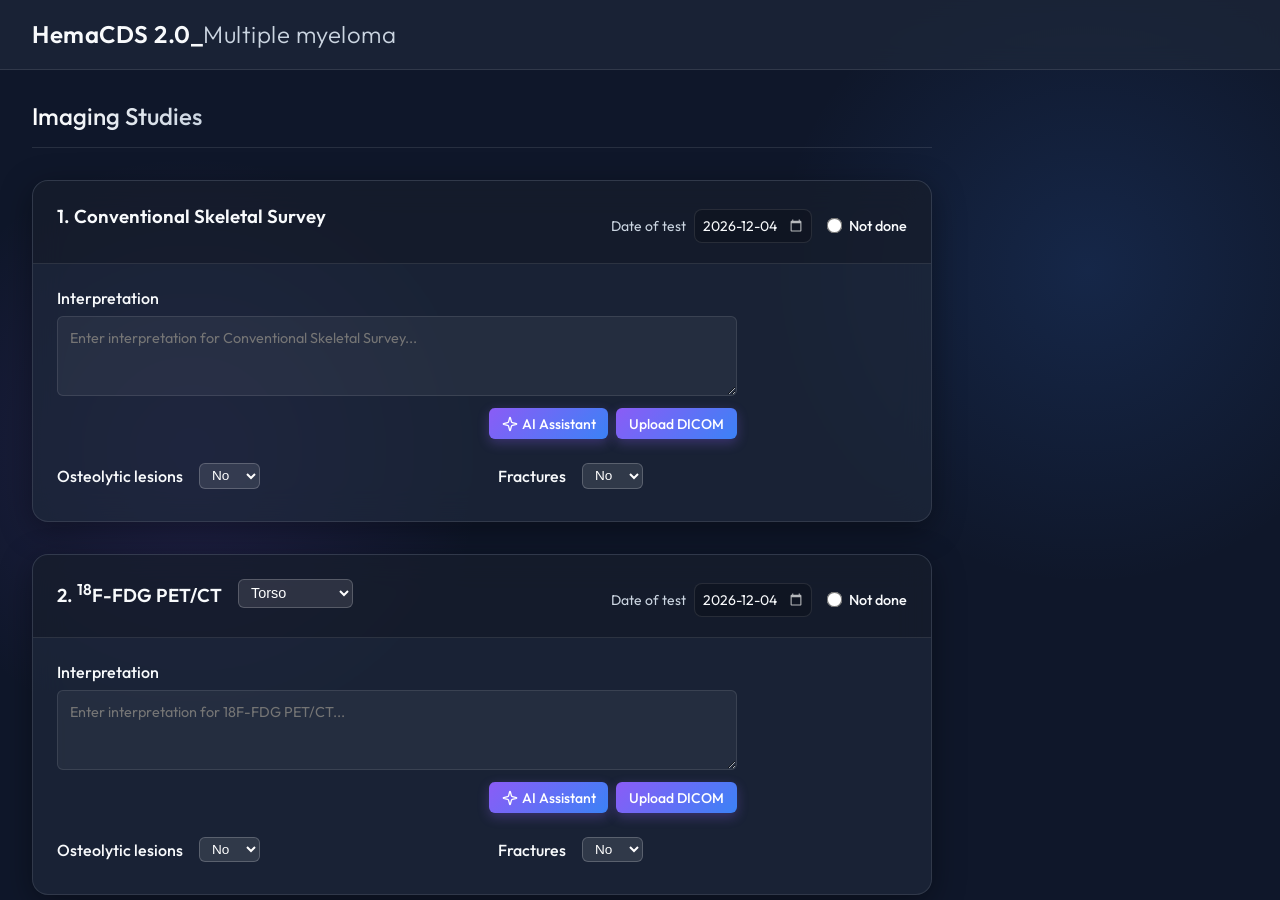
<file: HemaCDS_2.0_Multiple Myeloma/WebApp/HemaCD2.0_Multiple Myeloma_Imaging.html>
<!DOCTYPE html>
<html lang="en">
<head>
    <meta charset="UTF-8">
    <meta name="viewport" content="width=device-width, initial-scale=1.0">
    <title>HemaCDS 2.0_Multiple myeloma</title>
    <!-- Google Fonts -->
    <link rel="preconnect" href="https://fonts.googleapis.com">
    <link rel="preconnect" href="https://fonts.gstatic.com" crossorigin>
    <link href="https://fonts.googleapis.com/css2?family=Outfit:wght@300;400;500;600;700&display=swap" rel="stylesheet">
    <link rel="stylesheet" href="styles.css?v=4">
    <style>
        .custom-textarea {
            width: 100%;
            background: rgba(255, 255, 255, 0.05);
            border: 1px solid rgba(255, 255, 255, 0.1);
            color: #fff;
            padding: 0.75rem;
            border-radius: 6px;
            font-family: inherit;
            resize: vertical;
            min-height: 80px;
            font-size: 0.9rem;
            transition: border-color var(--transition-fast, 0.2s);
        }
        .custom-textarea:focus {
            outline: none;
            border-color: #60a5fa;
            background: rgba(255, 255, 255, 0.08);
        }
        .radio-group-horizontal {
            display: flex;
            gap: 2rem;
            align-items: center;
            flex-wrap: wrap;
            margin-bottom: 1rem;
        }
        .radio-group-horizontal label {
            display: flex;
            align-items: center;
            gap: 0.5rem;
            cursor: pointer;
            font-size: 0.9rem;
            color: var(--text-main);
        }
        .radio-group-horizontal input[type="radio"] {
            transform: scale(1.2);
            cursor: pointer;
        }
        .checkbox-group-horizontal {
            display: flex;
            gap: 1.25rem;
            align-items: center;
            flex-wrap: wrap;
            margin-bottom: 1.5rem;
        }
        .checkbox-group-horizontal label {
            display: flex;
            align-items: center;
            gap: 0.5rem;
            cursor: pointer;
            font-size: 0.9rem;
            color: var(--text-main);
        }
        .checkbox-group-horizontal input[type="checkbox"] {
            transform: scale(1.15);
            cursor: pointer;
        }
        div[id$="checkboxes"] label {
            display: inline-flex;
            align-items: center;
            gap: 0.35rem;
        }
        div[id$="checkboxes"] input[type="checkbox"],
        div[id$="checkboxes"] input[type="radio"] {
            margin: 0;
        }
        div[id$="checkboxes"] .custom-text-input {
            margin-top: 0;
            width: 170px !important;
            line-height: normal;
        }
        div[id$="checkboxes"] label + div {
            margin-left: calc(0.5rem + 8px) !important;
        }
    </style>
</head>
<body>
    <div class="app-container">
        <header class="app-header">
            <div class="logo">
                <h1 style="font-size: 1.5rem;">HemaCDS 2.0_<span>Multiple myeloma</span></h1>
            </div>
        </header>

        <main class="app-main">
            <section class="content-area" id="content-area">
                <div class="cycle-planner" id="planner-container" style="margin: 0; max-width: 900px;">
                    
                    <div class="planner-header">
                        <div style="display: flex; align-items: center; gap: 1.5rem; flex-wrap: wrap;">
                            <h2 style="font-size: 1.5rem; font-weight: 500; color: var(--text-light);">Imaging Studies</h2>
                        </div>
                    </div>

                    <div class="planner-sections">
                        
                        <!-- Section 1: Conventional Skeletal Survey -->
                        <div class="card">
                            <div class="card-header" style="display: flex; justify-content: space-between; align-items: flex-start;">
                                <div>
                                    <h3>1. Conventional Skeletal Survey</h3>
                                </div>
                                <div style="display: flex; align-items: center; gap: 1rem; transform: translateY(4px);">
                                    <div style="display: flex; align-items: center; gap: 0.5rem;">
                                        <label for="date-css" style="font-size: 0.875rem; color: var(--text-secondary);">Date of test</label>
                                        <input type="date" data-date="" id="date-css" class="custom-text-input date-input custom-date-format" style="margin: 0; padding: 0.4rem; width: 118px; font-size: 0.875rem; text-align: center;">
                                    </div>
                                    <label style="display: flex; align-items: center; gap: 0.5rem; font-weight: 500; font-size: 0.9rem; color: var(--text-light); cursor: pointer;">
                                        <input type="radio" id="sec1-not-done" name="sec1-done" value="not-done" style="transform: scale(1.2);"> Not done
                                    </label>
                                </div>
                            </div>
                            <div class="card-body">
                                <div style="margin-bottom: 1.5rem;">
                                    <label style="display: block; font-weight: 500; color: var(--text-main); margin-bottom: 0.5rem;">Interpretation</label>
                                    <textarea class="custom-textarea" placeholder="Enter interpretation for Conventional Skeletal Survey..." style="width: 80%;"></textarea>
                                    <div style="width: 80%; display: flex; justify-content: flex-end; align-items: center; gap: 0.5rem; margin-top: 0.5rem;">
                                        <button type="button" class="btn-primary" style="padding: 0.4rem 0.8rem; font-size: 0.875rem; border-radius: 6px; border: none; cursor: pointer; display: inline-flex; align-items: center; gap: 0.25rem; margin: 0; background-color: #8b5cf6;">
                                            <svg width="16" height="16" viewBox="0 0 24 24" fill="none" stroke="currentColor" stroke-width="2" stroke-linecap="round" stroke-linejoin="round">
                                                <path d="M9.937 15.5A2 2 0 0 0 8.5 14.063l-6.135-1.582a.5.5 0 0 1 0-.962L8.5 9.936A2 2 0 0 0 9.937 8.5l1.582-6.135a.5.5 0 0 1 .963 0L14.063 8.5A2 2 0 0 0 15.5 9.937l6.135 1.581a.5.5 0 0 1 0 .964L15.5 14.063a2 2 0 0 0-1.437 1.437l-1.582 6.135a.5.5 0 0 1-.963 0z"></path>
                                            </svg>
                                            AI Assistant
                                        </button>
                                        <label class="btn-primary" style="padding: 0.4rem 0.8rem; font-size: 0.875rem; border-radius: 6px; border: none; cursor: pointer; display: inline-flex; align-items: center; gap: 0.25rem; margin: 0;">
                                            <input type="file" style="display: none;" accept=".dcm,.zip" multiple>
                                            Upload DICOM
                                        </label>
                                    </div>
                                </div>
                                <div style="display: flex; align-items: flex-start; gap: 2rem; width: 100%;">
<div style="flex: 1;">
                                    <div style="display: flex; align-items: center; gap: 1rem; margin-bottom: 0.5rem;">
                                        <label style="font-weight: 500; color: var(--text-main);">Osteolytic lesions</label>
                                        <select class="custom-select" id="sec1-osteolytic-yesno" onchange="document.getElementById('sec1-osteolytic-checkboxes').style.display = (this.value === 'yes') ? 'flex' : 'none'" style="padding: 0.2rem 0.5rem; background: rgba(255,255,255,0.1); color: #fff; border: 1px solid rgba(255,255,255,0.2); border-radius: 6px; font-size: 0.85rem; outline: none;">
                                            <option value="no" style="color: #000;">No</option>
                                            <option value="yes" style="color: #000;">Yes</option>
                                        </select>
                                    </div>
                                    <div id="sec1-osteolytic-checkboxes" style="display: none; flex-direction: column; gap: 0.5rem; margin-top: 0.5rem;">
                                        <div style="display: flex; align-items: center;">
                                            <label style="margin: 0; width: 95px;"><input type="checkbox" name="sec1-osteolytic" value="vertebra"> Spine</label>
                                            <input type="text" id="sec1-vertebral-input" class="custom-text-input" placeholder="e.g. T3, T8-9, L1, 4, 5" style="display: inline-block; width: 170px; padding: 0.2rem 0.5rem; font-size: 0.85rem; margin-left: calc(0.5rem + 6px);">
                                        </div>
                                        <div style="display: flex; align-items: center;">
                                            <label style="margin: 0; width: 95px;"><input type="checkbox" name="sec1-osteolytic" value="ribs"> Ribs</label>
                                            <div style="display: flex; gap: 0.8rem; align-items: center; margin-left: calc(0.5rem + 6px);">
                                                <label style="margin: 0; font-size: 0.85rem;"><input type="radio" name="sec1-ribs-side" value="Rt."> Rt.</label>
                                                <label style="margin: 0; font-size: 0.85rem;"><input type="radio" name="sec1-ribs-side" value="Lt."> Lt.</label>
                                                <label style="margin: 0; font-size: 0.85rem;"><input type="radio" name="sec1-ribs-side" value="Both"> Both</label>
                                            </div>
                                        </div>
                                        <div style="display: flex; align-items: center;">
                                            <label style="margin: 0; width: 95px;"><input type="checkbox" name="sec1-osteolytic" value="skull"> Skull</label>
                                        </div>
                                        <div style="display: flex; align-items: center;">
                                            <label style="margin: 0; width: 95px;"><input type="checkbox" name="sec1-osteolytic" value="pelvis"> Pelvis</label>
                                            <div style="display: flex; gap: 0.8rem; align-items: center; margin-left: calc(0.5rem + 6px);">
                                                <label style="margin: 0; font-size: 0.85rem;"><input type="radio" name="sec1-pelvis-side" value="Rt."> Rt.</label>
                                                <label style="margin: 0; font-size: 0.85rem;"><input type="radio" name="sec1-pelvis-side" value="Lt."> Lt.</label>
                                                <label style="margin: 0; font-size: 0.85rem;"><input type="radio" name="sec1-pelvis-side" value="Both"> Both</label>
                                            </div>
                                        </div>
                                        <div style="display: flex; align-items: center;">
                                            <label style="margin: 0; width: 95px;"><input type="checkbox" name="sec1-osteolytic" value="femur"> Femur</label>
                                            <div style="display: flex; gap: 0.8rem; align-items: center; margin-left: calc(0.5rem + 6px);">
                                                <label style="margin: 0; font-size: 0.85rem;"><input type="radio" name="sec1-femur-side" value="Rt."> Rt.</label>
                                                <label style="margin: 0; font-size: 0.85rem;"><input type="radio" name="sec1-femur-side" value="Lt."> Lt.</label>
                                                <label style="margin: 0; font-size: 0.85rem;"><input type="radio" name="sec1-femur-side" value="Both"> Both</label>
                                            </div>
                                        </div>
                                        <div style="display: flex; align-items: center;">
                                            <label style="margin: 0; width: 95px;"><input type="checkbox" name="sec1-osteolytic" value="humerus"> Humerus</label>
                                            <div style="display: flex; gap: 0.8rem; align-items: center; margin-left: calc(0.5rem + 6px);">
                                                <label style="margin: 0; font-size: 0.85rem;"><input type="radio" name="sec1-humerus-side" value="Rt."> Rt.</label>
                                                <label style="margin: 0; font-size: 0.85rem;"><input type="radio" name="sec1-humerus-side" value="Lt."> Lt.</label>
                                                <label style="margin: 0; font-size: 0.85rem;"><input type="radio" name="sec1-humerus-side" value="Both"> Both</label>
                                            </div>
                                        </div>
                                        <div style="display: flex; align-items: center;">
                                            <label style="margin: 0; width: 95px;"><input type="checkbox" name="sec1-osteolytic" value="others"> Others</label>
                                            <input type="text" id="sec1-other-input" class="custom-text-input" placeholder="e.g. clavicle, scapula" style="display: inline-block; width: 150px; padding: 0.2rem 0.5rem; font-size: 0.85rem; margin-left: calc(0.5rem + 6px);">
                                        </div>
                                    </div>
                                </div>
<div style="flex: 1;">
                                    <div style="display: flex; align-items: center; gap: 1rem; margin-bottom: 0.5rem;">
                                        <label style="font-weight: 500; color: var(--text-main);">Fractures</label>
                                        <select class="custom-select" id="sec1-fractures-yesno" onchange="document.getElementById('sec1-fractures-checkboxes').style.display = (this.value === 'yes') ? 'flex' : 'none'" style="padding: 0.2rem 0.5rem; background: rgba(255,255,255,0.1); color: #fff; border: 1px solid rgba(255,255,255,0.2); border-radius: 6px; font-size: 0.85rem; outline: none;">
                                            <option value="no" style="color: #000;">No</option>
                                            <option value="yes" style="color: #000;">Yes</option>
                                        </select>
                                    </div>
                                    <div id="sec1-fractures-checkboxes" style="display: none; flex-direction: column; gap: 0.5rem; margin-top: 0.5rem;">
                                        <div style="display: flex; align-items: center;">
                                            <label style="margin: 0; width: 95px;"><input type="checkbox" name="sec1-fractures" value="vertebra"> Spine</label>
                                            <input type="text" id="sec1-fractures-vertebral-input" class="custom-text-input" placeholder="e.g. T3, T8-9, L1, 4, 5" style="display: inline-block; width: 170px; padding: 0.2rem 0.5rem; font-size: 0.85rem; margin-left: calc(0.5rem + 6px);">
                                        </div>
                                        <div style="display: flex; align-items: center;">
                                            <label style="margin: 0; width: 95px;"><input type="checkbox" name="sec1-fractures" value="ribs"> Ribs</label>
                                            <div style="display: flex; gap: 0.8rem; align-items: center; margin-left: calc(0.5rem + 6px);">
                                                <label style="margin: 0; font-size: 0.85rem;"><input type="radio" name="sec1-fractures-ribs-side" value="Rt."> Rt.</label>
                                                <label style="margin: 0; font-size: 0.85rem;"><input type="radio" name="sec1-fractures-ribs-side" value="Lt."> Lt.</label>
                                                <label style="margin: 0; font-size: 0.85rem;"><input type="radio" name="sec1-fractures-ribs-side" value="Both"> Both</label>
                                            </div>
                                        </div>
                                        <div style="display: flex; align-items: center;">
                                            <label style="margin: 0; width: 95px;"><input type="checkbox" name="sec1-fractures" value="skull"> Skull</label>
                                        </div>
                                        <div style="display: flex; align-items: center;">
                                            <label style="margin: 0; width: 95px;"><input type="checkbox" name="sec1-fractures" value="pelvis"> Pelvis</label>
                                            <div style="display: flex; gap: 0.8rem; align-items: center; margin-left: calc(0.5rem + 6px);">
                                                <label style="margin: 0; font-size: 0.85rem;"><input type="radio" name="sec1-fractures-pelvis-side" value="Rt."> Rt.</label>
                                                <label style="margin: 0; font-size: 0.85rem;"><input type="radio" name="sec1-fractures-pelvis-side" value="Lt."> Lt.</label>
                                                <label style="margin: 0; font-size: 0.85rem;"><input type="radio" name="sec1-fractures-pelvis-side" value="Both"> Both</label>
                                            </div>
                                        </div>
                                        <div style="display: flex; align-items: center;">
                                            <label style="margin: 0; width: 95px;"><input type="checkbox" name="sec1-fractures" value="femur"> Femur</label>
                                            <div style="display: flex; gap: 0.8rem; align-items: center; margin-left: calc(0.5rem + 6px);">
                                                <label style="margin: 0; font-size: 0.85rem;"><input type="radio" name="sec1-fractures-femur-side" value="Rt."> Rt.</label>
                                                <label style="margin: 0; font-size: 0.85rem;"><input type="radio" name="sec1-fractures-femur-side" value="Lt."> Lt.</label>
                                                <label style="margin: 0; font-size: 0.85rem;"><input type="radio" name="sec1-fractures-femur-side" value="Both"> Both</label>
                                            </div>
                                        </div>
                                        <div style="display: flex; align-items: center;">
                                            <label style="margin: 0; width: 95px;"><input type="checkbox" name="sec1-fractures" value="humerus"> Humerus</label>
                                            <div style="display: flex; gap: 0.8rem; align-items: center; margin-left: calc(0.5rem + 6px);">
                                                <label style="margin: 0; font-size: 0.85rem;"><input type="radio" name="sec1-fractures-humerus-side" value="Rt."> Rt.</label>
                                                <label style="margin: 0; font-size: 0.85rem;"><input type="radio" name="sec1-fractures-humerus-side" value="Lt."> Lt.</label>
                                                <label style="margin: 0; font-size: 0.85rem;"><input type="radio" name="sec1-fractures-humerus-side" value="Both"> Both</label>
                                            </div>
                                        </div>
                                        <div style="display: flex; align-items: center;">
                                            <label style="margin: 0; width: 95px;"><input type="checkbox" name="sec1-fractures" value="others"> Others</label>
                                            <input type="text" id="sec1-fractures-other-input" class="custom-text-input" placeholder="e.g. clavicle, scapula" style="display: inline-block; width: 150px; padding: 0.2rem 0.5rem; font-size: 0.85rem; margin-left: calc(0.5rem + 6px);">
                                        </div>
                                    </div>
                                </div>
</div>
                            </div>
                        </div>

                        <!-- Section 2: 18F-FDG PET/CT -->
                        <div class="card">
                            <div class="card-header" style="display: flex; justify-content: space-between; align-items: flex-start;">
                                <div style="display: flex; align-items: center; gap: 1rem;">
                                    <h3>2. <sup>18</sup>F-FDG PET/CT</h3>
                                    <select class="custom-select" name="petct-type" onchange="document.getElementById('petct-other-input').style.display = (this.value === 'others') ? 'inline-block' : 'none'" style="padding: 0.3rem 0.5rem; background: rgba(255,255,255,0.1); color: #fff; border: 1px solid rgba(255,255,255,0.2); border-radius: 6px; font-size: 0.9rem; outline: none;">
                                        <option value="torso" style="color: #000;">Torso</option>
                                        <option value="whole body" style="color: #000;">Whole-body</option>
                                        <option value="others" style="color: #000;">Others</option>
                                    </select>
                                    <input type="text" id="petct-other-input" class="custom-text-input" placeholder="Specify..." style="display: none; width: 120px; padding: 0.3rem 0.5rem; font-size: 0.85rem; margin-left: 6px;">
                                </div>
                                <div style="display: flex; align-items: center; gap: 1rem; transform: translateY(4px);">
                                    <div style="display: flex; align-items: center; gap: 0.5rem;">
                                        <label for="date-petct" style="font-size: 0.875rem; color: var(--text-secondary);">Date of test</label>
                                        <input type="date" data-date="" id="date-petct" class="custom-text-input date-input custom-date-format" style="margin: 0; padding: 0.4rem; width: 118px; font-size: 0.875rem; text-align: center;">
                                    </div>
                                    <label style="display: flex; align-items: center; gap: 0.5rem; font-weight: 500; font-size: 0.9rem; color: var(--text-light); cursor: pointer;">
                                        <input type="radio" id="sec2-not-done" name="sec2-done" value="not-done" style="transform: scale(1.2);"> Not done
                                    </label>
                                </div>
                            </div>
                            <div class="card-body">
                                <div style="margin-bottom: 1.5rem;">
                                    <label style="display: block; font-weight: 500; color: var(--text-main); margin-bottom: 0.5rem;">Interpretation</label>
                                    <textarea class="custom-textarea" placeholder="Enter interpretation for 18F-FDG PET/CT..." style="width: 80%;"></textarea>
                                    <div style="width: 80%; display: flex; justify-content: flex-end; align-items: center; gap: 0.5rem; margin-top: 0.5rem;">
                                        <button type="button" class="btn-primary" style="padding: 0.4rem 0.8rem; font-size: 0.875rem; border-radius: 6px; border: none; cursor: pointer; display: inline-flex; align-items: center; gap: 0.25rem; margin: 0; background-color: #8b5cf6;">
                                            <svg width="16" height="16" viewBox="0 0 24 24" fill="none" stroke="currentColor" stroke-width="2" stroke-linecap="round" stroke-linejoin="round">
                                                <path d="M9.937 15.5A2 2 0 0 0 8.5 14.063l-6.135-1.582a.5.5 0 0 1 0-.962L8.5 9.936A2 2 0 0 0 9.937 8.5l1.582-6.135a.5.5 0 0 1 .963 0L14.063 8.5A2 2 0 0 0 15.5 9.937l6.135 1.581a.5.5 0 0 1 0 .964L15.5 14.063a2 2 0 0 0-1.437 1.437l-1.582 6.135a.5.5 0 0 1-.963 0z"></path>
                                            </svg>
                                            AI Assistant
                                        </button>
                                        <label class="btn-primary" style="padding: 0.4rem 0.8rem; font-size: 0.875rem; border-radius: 6px; border: none; cursor: pointer; display: inline-flex; align-items: center; gap: 0.25rem; margin: 0;">
                                            <input type="file" style="display: none;" accept=".dcm,.zip" multiple>
                                            Upload DICOM
                                        </label>
                                    </div>
                                </div>
                                <div style="display: flex; align-items: flex-start; gap: 2rem; width: 100%;">
<div style="flex: 1;">
                                    <div style="display: flex; align-items: center; gap: 1rem; margin-bottom: 0.5rem;">
                                        <label style="font-weight: 500; color: var(--text-main);">Osteolytic lesions</label>
                                        <select class="custom-select" id="sec2-osteolytic-yesno" onchange="document.getElementById('sec2-osteolytic-checkboxes').style.display = (this.value === 'yes') ? 'flex' : 'none'" style="padding: 0.2rem 0.5rem; background: rgba(255,255,255,0.1); color: #fff; border: 1px solid rgba(255,255,255,0.2); border-radius: 6px; font-size: 0.85rem; outline: none;">
                                            <option value="no" style="color: #000;">No</option>
                                            <option value="yes" style="color: #000;">Yes</option>
                                        </select>
                                    </div>
                                    <div id="sec2-osteolytic-checkboxes" style="display: none; flex-direction: column; gap: 0.5rem; margin-top: 0.5rem;">
                                        <div style="display: flex; align-items: center;">
                                            <label style="margin: 0; width: 95px;"><input type="checkbox" name="sec2-osteolytic" value="vertebra"> Spine</label>
                                            <input type="text" id="sec2-vertebral-input" class="custom-text-input" placeholder="e.g. T3, T8-9, L1, 4, 5" style="display: inline-block; width: 170px; padding: 0.2rem 0.5rem; font-size: 0.85rem; margin-left: calc(0.5rem + 6px);">
                                        </div>
                                        <div style="display: flex; align-items: center;">
                                            <label style="margin: 0; width: 95px;"><input type="checkbox" name="sec2-osteolytic" value="ribs"> Ribs</label>
                                            <div style="display: flex; gap: 0.8rem; align-items: center; margin-left: calc(0.5rem + 6px);">
                                                <label style="margin: 0; font-size: 0.85rem;"><input type="radio" name="sec2-ribs-side" value="Rt."> Rt.</label>
                                                <label style="margin: 0; font-size: 0.85rem;"><input type="radio" name="sec2-ribs-side" value="Lt."> Lt.</label>
                                                <label style="margin: 0; font-size: 0.85rem;"><input type="radio" name="sec2-ribs-side" value="Both"> Both</label>
                                            </div>
                                        </div>
                                        <div style="display: flex; align-items: center;">
                                            <label style="margin: 0; width: 95px;"><input type="checkbox" name="sec2-osteolytic" value="skull"> Skull</label>
                                        </div>
                                        <div style="display: flex; align-items: center;">
                                            <label style="margin: 0; width: 95px;"><input type="checkbox" name="sec2-osteolytic" value="pelvis"> Pelvis</label>
                                            <div style="display: flex; gap: 0.8rem; align-items: center; margin-left: calc(0.5rem + 6px);">
                                                <label style="margin: 0; font-size: 0.85rem;"><input type="radio" name="sec2-pelvis-side" value="Rt."> Rt.</label>
                                                <label style="margin: 0; font-size: 0.85rem;"><input type="radio" name="sec2-pelvis-side" value="Lt."> Lt.</label>
                                                <label style="margin: 0; font-size: 0.85rem;"><input type="radio" name="sec2-pelvis-side" value="Both"> Both</label>
                                            </div>
                                        </div>
                                        <div style="display: flex; align-items: center;">
                                            <label style="margin: 0; width: 95px;"><input type="checkbox" name="sec2-osteolytic" value="femur"> Femur</label>
                                            <div style="display: flex; gap: 0.8rem; align-items: center; margin-left: calc(0.5rem + 6px);">
                                                <label style="margin: 0; font-size: 0.85rem;"><input type="radio" name="sec2-femur-side" value="Rt."> Rt.</label>
                                                <label style="margin: 0; font-size: 0.85rem;"><input type="radio" name="sec2-femur-side" value="Lt."> Lt.</label>
                                                <label style="margin: 0; font-size: 0.85rem;"><input type="radio" name="sec2-femur-side" value="Both"> Both</label>
                                            </div>
                                        </div>
                                        <div style="display: flex; align-items: center;">
                                            <label style="margin: 0; width: 95px;"><input type="checkbox" name="sec2-osteolytic" value="humerus"> Humerus</label>
                                            <div style="display: flex; gap: 0.8rem; align-items: center; margin-left: calc(0.5rem + 6px);">
                                                <label style="margin: 0; font-size: 0.85rem;"><input type="radio" name="sec2-humerus-side" value="Rt."> Rt.</label>
                                                <label style="margin: 0; font-size: 0.85rem;"><input type="radio" name="sec2-humerus-side" value="Lt."> Lt.</label>
                                                <label style="margin: 0; font-size: 0.85rem;"><input type="radio" name="sec2-humerus-side" value="Both"> Both</label>
                                            </div>
                                        </div>
                                        <div style="display: flex; align-items: center;">
                                            <label style="margin: 0; width: 95px;"><input type="checkbox" name="sec2-osteolytic" value="others"> Others</label>
                                            <input type="text" id="sec2-other-input" class="custom-text-input" placeholder="e.g. clavicle, scapula" style="display: inline-block; width: 150px; padding: 0.2rem 0.5rem; font-size: 0.85rem; margin-left: calc(0.5rem + 6px);">
                                        </div>
                                    </div>
                                </div>
<div style="flex: 1;">
                                    <div style="display: flex; align-items: center; gap: 1rem; margin-bottom: 0.5rem;">
                                        <label style="font-weight: 500; color: var(--text-main);">Fractures</label>
                                        <select class="custom-select" id="sec2-fractures-yesno" onchange="document.getElementById('sec2-fractures-checkboxes').style.display = (this.value === 'yes') ? 'flex' : 'none'" style="padding: 0.2rem 0.5rem; background: rgba(255,255,255,0.1); color: #fff; border: 1px solid rgba(255,255,255,0.2); border-radius: 6px; font-size: 0.85rem; outline: none;">
                                            <option value="no" style="color: #000;">No</option>
                                            <option value="yes" style="color: #000;">Yes</option>
                                        </select>
                                    </div>
                                    <div id="sec2-fractures-checkboxes" style="display: none; flex-direction: column; gap: 0.5rem; margin-top: 0.5rem;">
                                        <div style="display: flex; align-items: center;">
                                            <label style="margin: 0; width: 95px;"><input type="checkbox" name="sec2-fractures" value="vertebra"> Spine</label>
                                            <input type="text" id="sec2-fractures-vertebral-input" class="custom-text-input" placeholder="e.g. T3, T8-9, L1, 4, 5" style="display: inline-block; width: 170px; padding: 0.2rem 0.5rem; font-size: 0.85rem; margin-left: calc(0.5rem + 6px);">
                                        </div>
                                        <div style="display: flex; align-items: center;">
                                            <label style="margin: 0; width: 95px;"><input type="checkbox" name="sec2-fractures" value="ribs"> Ribs</label>
                                            <div style="display: flex; gap: 0.8rem; align-items: center; margin-left: calc(0.5rem + 6px);">
                                                <label style="margin: 0; font-size: 0.85rem;"><input type="radio" name="sec2-fractures-ribs-side" value="Rt."> Rt.</label>
                                                <label style="margin: 0; font-size: 0.85rem;"><input type="radio" name="sec2-fractures-ribs-side" value="Lt."> Lt.</label>
                                                <label style="margin: 0; font-size: 0.85rem;"><input type="radio" name="sec2-fractures-ribs-side" value="Both"> Both</label>
                                            </div>
                                        </div>
                                        <div style="display: flex; align-items: center;">
                                            <label style="margin: 0; width: 95px;"><input type="checkbox" name="sec2-fractures" value="skull"> Skull</label>
                                        </div>
                                        <div style="display: flex; align-items: center;">
                                            <label style="margin: 0; width: 95px;"><input type="checkbox" name="sec2-fractures" value="pelvis"> Pelvis</label>
                                            <div style="display: flex; gap: 0.8rem; align-items: center; margin-left: calc(0.5rem + 6px);">
                                                <label style="margin: 0; font-size: 0.85rem;"><input type="radio" name="sec2-fractures-pelvis-side" value="Rt."> Rt.</label>
                                                <label style="margin: 0; font-size: 0.85rem;"><input type="radio" name="sec2-fractures-pelvis-side" value="Lt."> Lt.</label>
                                                <label style="margin: 0; font-size: 0.85rem;"><input type="radio" name="sec2-fractures-pelvis-side" value="Both"> Both</label>
                                            </div>
                                        </div>
                                        <div style="display: flex; align-items: center;">
                                            <label style="margin: 0; width: 95px;"><input type="checkbox" name="sec2-fractures" value="femur"> Femur</label>
                                            <div style="display: flex; gap: 0.8rem; align-items: center; margin-left: calc(0.5rem + 6px);">
                                                <label style="margin: 0; font-size: 0.85rem;"><input type="radio" name="sec2-fractures-femur-side" value="Rt."> Rt.</label>
                                                <label style="margin: 0; font-size: 0.85rem;"><input type="radio" name="sec2-fractures-femur-side" value="Lt."> Lt.</label>
                                                <label style="margin: 0; font-size: 0.85rem;"><input type="radio" name="sec2-fractures-femur-side" value="Both"> Both</label>
                                            </div>
                                        </div>
                                        <div style="display: flex; align-items: center;">
                                            <label style="margin: 0; width: 95px;"><input type="checkbox" name="sec2-fractures" value="humerus"> Humerus</label>
                                            <div style="display: flex; gap: 0.8rem; align-items: center; margin-left: calc(0.5rem + 6px);">
                                                <label style="margin: 0; font-size: 0.85rem;"><input type="radio" name="sec2-fractures-humerus-side" value="Rt."> Rt.</label>
                                                <label style="margin: 0; font-size: 0.85rem;"><input type="radio" name="sec2-fractures-humerus-side" value="Lt."> Lt.</label>
                                                <label style="margin: 0; font-size: 0.85rem;"><input type="radio" name="sec2-fractures-humerus-side" value="Both"> Both</label>
                                            </div>
                                        </div>
                                        <div style="display: flex; align-items: center;">
                                            <label style="margin: 0; width: 95px;"><input type="checkbox" name="sec2-fractures" value="others"> Others</label>
                                            <input type="text" id="sec2-fractures-other-input" class="custom-text-input" placeholder="e.g. clavicle, scapula" style="display: inline-block; width: 150px; padding: 0.2rem 0.5rem; font-size: 0.85rem; margin-left: calc(0.5rem + 6px);">
                                        </div>
                                    </div>
                                </div>
</div>
                            </div>
                        </div>

                        <!-- Section 3: MRI -->
                        <div class="card">
                            <div class="card-header" style="display: flex; justify-content: space-between; align-items: flex-start;">
                                <div style="display: flex; align-items: center; gap: 1rem;">
                                    <h3>3. MRI</h3>
                                    <select class="custom-select" name="mri-type" onchange="document.getElementById('mri-other-input').style.display = (this.value === 'others') ? 'inline-block' : 'none'" style="padding: 0.3rem 0.5rem; background: rgba(255,255,255,0.1); color: #fff; border: 1px solid rgba(255,255,255,0.2); border-radius: 6px; font-size: 0.9rem; outline: none;">
                                        <option value="axial" style="color: #000;">Axial</option>
                                        <option value="whole-body" style="color: #000;">Whole-body</option>
                                        <option value="others" style="color: #000;">Others</option>
                                    </select>
                                    <input type="text" id="mri-other-input" class="custom-text-input" placeholder="Specify..." style="display: none; width: 120px; padding: 0.3rem 0.5rem; font-size: 0.85rem; margin-left: 6px;">
                                    <label style="display: flex; align-items: center; gap: 0.4rem; font-size: 0.9rem; cursor: pointer; color: var(--text-main);">
                                        <input type="radio" name="mri-dwi" value="DWI" checked style="transform: scale(1.15);"> DWI
                                    </label>
                                </div>
                                <div style="display: flex; align-items: center; gap: 1rem; transform: translateY(4px);">
                                    <div style="display: flex; align-items: center; gap: 0.5rem;">
                                        <label for="date-mri" style="font-size: 0.875rem; color: var(--text-secondary);">Date of test</label>
                                        <input type="date" data-date="" id="date-mri" class="custom-text-input date-input custom-date-format" style="margin: 0; padding: 0.4rem; width: 118px; font-size: 0.875rem; text-align: center;">
                                    </div>
                                    <label style="display: flex; align-items: center; gap: 0.5rem; font-weight: 500; font-size: 0.9rem; color: var(--text-light); cursor: pointer;">
                                        <input type="radio" id="sec3-not-done" name="sec3-done" value="not-done" style="transform: scale(1.2);"> Not done
                                    </label>
                                </div>
                            </div>
                            <div class="card-body">
                                <div style="margin-bottom: 1.5rem;">
                                    <label style="display: block; font-weight: 500; color: var(--text-main); margin-bottom: 0.5rem;">Interpretation</label>
                                    <textarea class="custom-textarea" placeholder="Enter interpretation for MRI..." style="width: 80%;"></textarea>
                                    <div style="width: 80%; display: flex; justify-content: flex-end; align-items: center; gap: 0.5rem; margin-top: 0.5rem;">
                                        <button type="button" class="btn-primary" style="padding: 0.4rem 0.8rem; font-size: 0.875rem; border-radius: 6px; border: none; cursor: pointer; display: inline-flex; align-items: center; gap: 0.25rem; margin: 0; background-color: #8b5cf6;">
                                            <svg width="16" height="16" viewBox="0 0 24 24" fill="none" stroke="currentColor" stroke-width="2" stroke-linecap="round" stroke-linejoin="round">
                                                <path d="M9.937 15.5A2 2 0 0 0 8.5 14.063l-6.135-1.582a.5.5 0 0 1 0-.962L8.5 9.936A2 2 0 0 0 9.937 8.5l1.582-6.135a.5.5 0 0 1 .963 0L14.063 8.5A2 2 0 0 0 15.5 9.937l6.135 1.581a.5.5 0 0 1 0 .964L15.5 14.063a2 2 0 0 0-1.437 1.437l-1.582 6.135a.5.5 0 0 1-.963 0z"></path>
                                            </svg>
                                            AI Assistant
                                        </button>
                                        <label class="btn-primary" style="padding: 0.4rem 0.8rem; font-size: 0.875rem; border-radius: 6px; border: none; cursor: pointer; display: inline-flex; align-items: center; gap: 0.25rem; margin: 0;">
                                            <input type="file" style="display: none;" accept=".dcm,.zip" multiple>
                                            Upload DICOM
                                        </label>
                                    </div>
                                </div>
                                <div style="display: flex; align-items: flex-start; gap: 2rem; width: 100%;">
<div style="flex: 1;">
                                    <div style="display: flex; align-items: center; gap: 1rem; margin-bottom: 0.5rem;">
                                        <label style="font-weight: 500; color: var(--text-main);">Osteolytic lesions</label>
                                        <select class="custom-select" id="sec3-osteolytic-yesno" onchange="document.getElementById('sec3-osteolytic-checkboxes').style.display = (this.value === 'yes') ? 'flex' : 'none'" style="padding: 0.2rem 0.5rem; background: rgba(255,255,255,0.1); color: #fff; border: 1px solid rgba(255,255,255,0.2); border-radius: 6px; font-size: 0.85rem; outline: none;">
                                            <option value="no" style="color: #000;">No</option>
                                            <option value="yes" style="color: #000;">Yes</option>
                                        </select>
                                    </div>
                                    <div id="sec3-osteolytic-checkboxes" style="display: none; flex-direction: column; gap: 0.5rem; margin-top: 0.5rem;">
                                        <div style="display: flex; align-items: center;">
                                            <label style="margin: 0; width: 95px;"><input type="checkbox" name="sec3-osteolytic" value="vertebra"> Spine</label>
                                            <input type="text" id="sec3-vertebral-input" class="custom-text-input" placeholder="e.g. T3, T8-9, L1, 4, 5" style="display: inline-block; width: 170px; padding: 0.2rem 0.5rem; font-size: 0.85rem; margin-left: calc(0.5rem + 6px);">
                                        </div>
                                        <div style="display: flex; align-items: center;">
                                            <label style="margin: 0; width: 95px;"><input type="checkbox" name="sec3-osteolytic" value="ribs"> Ribs</label>
                                            <div style="display: flex; gap: 0.8rem; align-items: center; margin-left: calc(0.5rem + 6px);">
                                                <label style="margin: 0; font-size: 0.85rem;"><input type="radio" name="sec3-ribs-side" value="Rt."> Rt.</label>
                                                <label style="margin: 0; font-size: 0.85rem;"><input type="radio" name="sec3-ribs-side" value="Lt."> Lt.</label>
                                                <label style="margin: 0; font-size: 0.85rem;"><input type="radio" name="sec3-ribs-side" value="Both"> Both</label>
                                            </div>
                                        </div>
                                        <div style="display: flex; align-items: center;">
                                            <label style="margin: 0; width: 95px;"><input type="checkbox" name="sec3-osteolytic" value="skull"> Skull</label>
                                        </div>
                                        <div style="display: flex; align-items: center;">
                                            <label style="margin: 0; width: 95px;"><input type="checkbox" name="sec3-osteolytic" value="pelvis"> Pelvis</label>
                                            <div style="display: flex; gap: 0.8rem; align-items: center; margin-left: calc(0.5rem + 6px);">
                                                <label style="margin: 0; font-size: 0.85rem;"><input type="radio" name="sec3-pelvis-side" value="Rt."> Rt.</label>
                                                <label style="margin: 0; font-size: 0.85rem;"><input type="radio" name="sec3-pelvis-side" value="Lt."> Lt.</label>
                                                <label style="margin: 0; font-size: 0.85rem;"><input type="radio" name="sec3-pelvis-side" value="Both"> Both</label>
                                            </div>
                                        </div>
                                        <div style="display: flex; align-items: center;">
                                            <label style="margin: 0; width: 95px;"><input type="checkbox" name="sec3-osteolytic" value="femur"> Femur</label>
                                            <div style="display: flex; gap: 0.8rem; align-items: center; margin-left: calc(0.5rem + 6px);">
                                                <label style="margin: 0; font-size: 0.85rem;"><input type="radio" name="sec3-femur-side" value="Rt."> Rt.</label>
                                                <label style="margin: 0; font-size: 0.85rem;"><input type="radio" name="sec3-femur-side" value="Lt."> Lt.</label>
                                                <label style="margin: 0; font-size: 0.85rem;"><input type="radio" name="sec3-femur-side" value="Both"> Both</label>
                                            </div>
                                        </div>
                                        <div style="display: flex; align-items: center;">
                                            <label style="margin: 0; width: 95px;"><input type="checkbox" name="sec3-osteolytic" value="humerus"> Humerus</label>
                                            <div style="display: flex; gap: 0.8rem; align-items: center; margin-left: calc(0.5rem + 6px);">
                                                <label style="margin: 0; font-size: 0.85rem;"><input type="radio" name="sec3-humerus-side" value="Rt."> Rt.</label>
                                                <label style="margin: 0; font-size: 0.85rem;"><input type="radio" name="sec3-humerus-side" value="Lt."> Lt.</label>
                                                <label style="margin: 0; font-size: 0.85rem;"><input type="radio" name="sec3-humerus-side" value="Both"> Both</label>
                                            </div>
                                        </div>
                                        <div style="display: flex; align-items: center;">
                                            <label style="margin: 0; width: 95px;"><input type="checkbox" name="sec3-osteolytic" value="others"> Others</label>
                                            <input type="text" id="sec3-other-input" class="custom-text-input" placeholder="e.g. clavicle, scapula" style="display: inline-block; width: 150px; padding: 0.2rem 0.5rem; font-size: 0.85rem; margin-left: calc(0.5rem + 6px);">
                                        </div>
                                    </div>
                                </div>
<div style="flex: 1;">
                                    <div style="display: flex; align-items: center; gap: 1rem; margin-bottom: 0.5rem;">
                                        <label style="font-weight: 500; color: var(--text-main);">Fractures</label>
                                        <select class="custom-select" id="sec3-fractures-yesno" onchange="document.getElementById('sec3-fractures-checkboxes').style.display = (this.value === 'yes') ? 'flex' : 'none'" style="padding: 0.2rem 0.5rem; background: rgba(255,255,255,0.1); color: #fff; border: 1px solid rgba(255,255,255,0.2); border-radius: 6px; font-size: 0.85rem; outline: none;">
                                            <option value="no" style="color: #000;">No</option>
                                            <option value="yes" style="color: #000;">Yes</option>
                                        </select>
                                    </div>
                                    <div id="sec3-fractures-checkboxes" style="display: none; flex-direction: column; gap: 0.5rem; margin-top: 0.5rem;">
                                        <div style="display: flex; align-items: center;">
                                            <label style="margin: 0; width: 95px;"><input type="checkbox" name="sec3-fractures" value="vertebra"> Spine</label>
                                            <input type="text" id="sec3-fractures-vertebral-input" class="custom-text-input" placeholder="e.g. T3, T8-9, L1, 4, 5" style="display: inline-block; width: 170px; padding: 0.2rem 0.5rem; font-size: 0.85rem; margin-left: calc(0.5rem + 6px);">
                                        </div>
                                        <div style="display: flex; align-items: center;">
                                            <label style="margin: 0; width: 95px;"><input type="checkbox" name="sec3-fractures" value="ribs"> Ribs</label>
                                            <div style="display: flex; gap: 0.8rem; align-items: center; margin-left: calc(0.5rem + 6px);">
                                                <label style="margin: 0; font-size: 0.85rem;"><input type="radio" name="sec3-fractures-ribs-side" value="Rt."> Rt.</label>
                                                <label style="margin: 0; font-size: 0.85rem;"><input type="radio" name="sec3-fractures-ribs-side" value="Lt."> Lt.</label>
                                                <label style="margin: 0; font-size: 0.85rem;"><input type="radio" name="sec3-fractures-ribs-side" value="Both"> Both</label>
                                            </div>
                                        </div>
                                        <div style="display: flex; align-items: center;">
                                            <label style="margin: 0; width: 95px;"><input type="checkbox" name="sec3-fractures" value="skull"> Skull</label>
                                        </div>
                                        <div style="display: flex; align-items: center;">
                                            <label style="margin: 0; width: 95px;"><input type="checkbox" name="sec3-fractures" value="pelvis"> Pelvis</label>
                                            <div style="display: flex; gap: 0.8rem; align-items: center; margin-left: calc(0.5rem + 6px);">
                                                <label style="margin: 0; font-size: 0.85rem;"><input type="radio" name="sec3-fractures-pelvis-side" value="Rt."> Rt.</label>
                                                <label style="margin: 0; font-size: 0.85rem;"><input type="radio" name="sec3-fractures-pelvis-side" value="Lt."> Lt.</label>
                                                <label style="margin: 0; font-size: 0.85rem;"><input type="radio" name="sec3-fractures-pelvis-side" value="Both"> Both</label>
                                            </div>
                                        </div>
                                        <div style="display: flex; align-items: center;">
                                            <label style="margin: 0; width: 95px;"><input type="checkbox" name="sec3-fractures" value="femur"> Femur</label>
                                            <div style="display: flex; gap: 0.8rem; align-items: center; margin-left: calc(0.5rem + 6px);">
                                                <label style="margin: 0; font-size: 0.85rem;"><input type="radio" name="sec3-fractures-femur-side" value="Rt."> Rt.</label>
                                                <label style="margin: 0; font-size: 0.85rem;"><input type="radio" name="sec3-fractures-femur-side" value="Lt."> Lt.</label>
                                                <label style="margin: 0; font-size: 0.85rem;"><input type="radio" name="sec3-fractures-femur-side" value="Both"> Both</label>
                                            </div>
                                        </div>
                                        <div style="display: flex; align-items: center;">
                                            <label style="margin: 0; width: 95px;"><input type="checkbox" name="sec3-fractures" value="humerus"> Humerus</label>
                                            <div style="display: flex; gap: 0.8rem; align-items: center; margin-left: calc(0.5rem + 6px);">
                                                <label style="margin: 0; font-size: 0.85rem;"><input type="radio" name="sec3-fractures-humerus-side" value="Rt."> Rt.</label>
                                                <label style="margin: 0; font-size: 0.85rem;"><input type="radio" name="sec3-fractures-humerus-side" value="Lt."> Lt.</label>
                                                <label style="margin: 0; font-size: 0.85rem;"><input type="radio" name="sec3-fractures-humerus-side" value="Both"> Both</label>
                                            </div>
                                        </div>
                                        <div style="display: flex; align-items: center;">
                                            <label style="margin: 0; width: 95px;"><input type="checkbox" name="sec3-fractures" value="others"> Others</label>
                                            <input type="text" id="sec3-fractures-other-input" class="custom-text-input" placeholder="e.g. clavicle, scapula" style="display: inline-block; width: 150px; padding: 0.2rem 0.5rem; font-size: 0.85rem; margin-left: calc(0.5rem + 6px);">
                                        </div>
                                    </div>
                                </div>
</div>
                                <div style="margin-top: 1.5rem;">
                                    <div style="display: flex; align-items: center; gap: 1rem; margin-bottom: 0.5rem;">
                                        <label style="font-weight: 500; color: var(--text-main);">Focal lesions</label>
                                        <select class="custom-select" id="sec3-focal-yesno" onchange="document.getElementById('sec3-focal-count-container').style.display = (this.value === 'yes') ? 'flex' : 'none'" style="padding: 0.2rem 0.5rem; background: rgba(255,255,255,0.1); color: #fff; border: 1px solid rgba(255,255,255,0.2); border-radius: 6px; font-size: 0.85rem; outline: none;">
                                            <option value="no" style="color: #000;">No</option>
                                            <option value="yes" style="color: #000;">Yes</option>
                                        </select>
                                    </div>
                                    <div id="sec3-focal-count-container" style="display: none; align-items: center; margin-top: 0.5rem;">
                                        <label style="font-size: 0.85rem; color: var(--text-main); margin-right: 0.5rem; transform: translateY(-2px); display: inline-block;">Count</label>
                                        <input type="number" id="sec3-focal-count" class="custom-text-input" placeholder="e.g. 3" style="width: 80px; padding: 0.2rem 0.5rem; font-size: 0.85rem; transform: translateY(-6px);">
                                    </div>
                                </div>
                            </div>
                        </div>

                        <!-- Section 4: Low-dose whole-body CT -->
                        <div class="card">
                            <div class="card-header" style="display: flex; justify-content: space-between; align-items: flex-start;">
                                <div>
                                    <h3>4. Low-dose whole-body CT</h3>
                                </div>
                                <div style="display: flex; align-items: center; gap: 1rem; transform: translateY(4px);">
                                    <div style="display: flex; align-items: center; gap: 0.5rem;">
                                        <label for="date-ldct" style="font-size: 0.875rem; color: var(--text-secondary);">Date of test</label>
                                        <input type="date" data-date="" id="date-ldct" class="custom-text-input date-input custom-date-format" style="margin: 0; padding: 0.4rem; width: 118px; font-size: 0.875rem; text-align: center;">
                                    </div>
                                    <label style="display: flex; align-items: center; gap: 0.5rem; font-weight: 500; font-size: 0.9rem; color: var(--text-light); cursor: pointer;">
                                        <input type="radio" id="sec4-not-done" name="sec4-done" value="not-done" style="transform: scale(1.2);"> Not done
                                    </label>
                                </div>
                            </div>
                            <div class="card-body">
                                <div style="margin-bottom: 1.5rem;">
                                    <label style="display: block; font-weight: 500; color: var(--text-main); margin-bottom: 0.5rem;">Interpretation</label>
                                    <textarea class="custom-textarea" placeholder="Enter interpretation for Low-dose whole-body CT..." style="width: 80%;"></textarea>
                                    <div style="width: 80%; display: flex; justify-content: flex-end; align-items: center; gap: 0.5rem; margin-top: 0.5rem;">
                                        <button type="button" class="btn-primary" style="padding: 0.4rem 0.8rem; font-size: 0.875rem; border-radius: 6px; border: none; cursor: pointer; display: inline-flex; align-items: center; gap: 0.25rem; margin: 0; background-color: #8b5cf6;">
                                            <svg width="16" height="16" viewBox="0 0 24 24" fill="none" stroke="currentColor" stroke-width="2" stroke-linecap="round" stroke-linejoin="round">
                                                <path d="M9.937 15.5A2 2 0 0 0 8.5 14.063l-6.135-1.582a.5.5 0 0 1 0-.962L8.5 9.936A2 2 0 0 0 9.937 8.5l1.582-6.135a.5.5 0 0 1 .963 0L14.063 8.5A2 2 0 0 0 15.5 9.937l6.135 1.581a.5.5 0 0 1 0 .964L15.5 14.063a2 2 0 0 0-1.437 1.437l-1.582 6.135a.5.5 0 0 1-.963 0z"></path>
                                            </svg>
                                            AI Assistant
                                        </button>
                                        <label class="btn-primary" style="padding: 0.4rem 0.8rem; font-size: 0.875rem; border-radius: 6px; border: none; cursor: pointer; display: inline-flex; align-items: center; gap: 0.25rem; margin: 0;">
                                            <input type="file" style="display: none;" accept=".dcm,.zip" multiple>
                                            Upload DICOM
                                        </label>
                                    </div>
                                </div>
                                <div style="display: flex; align-items: flex-start; gap: 2rem; width: 100%;">
<div style="flex: 1;">
                                    <div style="display: flex; align-items: center; gap: 1rem; margin-bottom: 0.5rem;">
                                        <label style="font-weight: 500; color: var(--text-main);">Osteolytic lesions</label>
                                        <select class="custom-select" id="sec4-osteolytic-yesno" onchange="document.getElementById('sec4-osteolytic-checkboxes').style.display = (this.value === 'yes') ? 'flex' : 'none'" style="padding: 0.2rem 0.5rem; background: rgba(255,255,255,0.1); color: #fff; border: 1px solid rgba(255,255,255,0.2); border-radius: 6px; font-size: 0.85rem; outline: none;">
                                            <option value="no" style="color: #000;">No</option>
                                            <option value="yes" style="color: #000;">Yes</option>
                                        </select>
                                    </div>
                                    <div id="sec4-osteolytic-checkboxes" style="display: none; flex-direction: column; gap: 0.5rem; margin-top: 0.5rem;">
                                        <div style="display: flex; align-items: center;">
                                            <label style="margin: 0; width: 95px;"><input type="checkbox" name="sec4-osteolytic" value="vertebra"> Spine</label>
                                            <input type="text" id="sec4-vertebral-input" class="custom-text-input" placeholder="e.g. T3, T8-9, L1, 4, 5" style="display: inline-block; width: 170px; padding: 0.2rem 0.5rem; font-size: 0.85rem; margin-left: calc(0.5rem + 6px);">
                                        </div>
                                        <div style="display: flex; align-items: center;">
                                            <label style="margin: 0; width: 95px;"><input type="checkbox" name="sec4-osteolytic" value="ribs"> Ribs</label>
                                            <div style="display: flex; gap: 0.8rem; align-items: center; margin-left: calc(0.5rem + 6px);">
                                                <label style="margin: 0; font-size: 0.85rem;"><input type="radio" name="sec4-ribs-side" value="Rt."> Rt.</label>
                                                <label style="margin: 0; font-size: 0.85rem;"><input type="radio" name="sec4-ribs-side" value="Lt."> Lt.</label>
                                                <label style="margin: 0; font-size: 0.85rem;"><input type="radio" name="sec4-ribs-side" value="Both"> Both</label>
                                            </div>
                                        </div>
                                        <div style="display: flex; align-items: center;">
                                            <label style="margin: 0; width: 95px;"><input type="checkbox" name="sec4-osteolytic" value="skull"> Skull</label>
                                        </div>
                                        <div style="display: flex; align-items: center;">
                                            <label style="margin: 0; width: 95px;"><input type="checkbox" name="sec4-osteolytic" value="pelvis"> Pelvis</label>
                                            <div style="display: flex; gap: 0.8rem; align-items: center; margin-left: calc(0.5rem + 6px);">
                                                <label style="margin: 0; font-size: 0.85rem;"><input type="radio" name="sec4-pelvis-side" value="Rt."> Rt.</label>
                                                <label style="margin: 0; font-size: 0.85rem;"><input type="radio" name="sec4-pelvis-side" value="Lt."> Lt.</label>
                                                <label style="margin: 0; font-size: 0.85rem;"><input type="radio" name="sec4-pelvis-side" value="Both"> Both</label>
                                            </div>
                                        </div>
                                        <div style="display: flex; align-items: center;">
                                            <label style="margin: 0; width: 95px;"><input type="checkbox" name="sec4-osteolytic" value="femur"> Femur</label>
                                            <div style="display: flex; gap: 0.8rem; align-items: center; margin-left: calc(0.5rem + 6px);">
                                                <label style="margin: 0; font-size: 0.85rem;"><input type="radio" name="sec4-femur-side" value="Rt."> Rt.</label>
                                                <label style="margin: 0; font-size: 0.85rem;"><input type="radio" name="sec4-femur-side" value="Lt."> Lt.</label>
                                                <label style="margin: 0; font-size: 0.85rem;"><input type="radio" name="sec4-femur-side" value="Both"> Both</label>
                                            </div>
                                        </div>
                                        <div style="display: flex; align-items: center;">
                                            <label style="margin: 0; width: 95px;"><input type="checkbox" name="sec4-osteolytic" value="humerus"> Humerus</label>
                                            <div style="display: flex; gap: 0.8rem; align-items: center; margin-left: calc(0.5rem + 6px);">
                                                <label style="margin: 0; font-size: 0.85rem;"><input type="radio" name="sec4-humerus-side" value="Rt."> Rt.</label>
                                                <label style="margin: 0; font-size: 0.85rem;"><input type="radio" name="sec4-humerus-side" value="Lt."> Lt.</label>
                                                <label style="margin: 0; font-size: 0.85rem;"><input type="radio" name="sec4-humerus-side" value="Both"> Both</label>
                                            </div>
                                        </div>
                                        <div style="display: flex; align-items: center;">
                                            <label style="margin: 0; width: 95px;"><input type="checkbox" name="sec4-osteolytic" value="others"> Others</label>
                                            <input type="text" id="sec4-other-input" class="custom-text-input" placeholder="e.g. clavicle, scapula" style="display: inline-block; width: 150px; padding: 0.2rem 0.5rem; font-size: 0.85rem; margin-left: calc(0.5rem + 6px);">
                                        </div>
                                    </div>
                                </div>
<div style="flex: 1;">
                                    <div style="display: flex; align-items: center; gap: 1rem; margin-bottom: 0.5rem;">
                                        <label style="font-weight: 500; color: var(--text-main);">Fractures</label>
                                        <select class="custom-select" id="sec4-fractures-yesno" onchange="document.getElementById('sec4-fractures-checkboxes').style.display = (this.value === 'yes') ? 'flex' : 'none'" style="padding: 0.2rem 0.5rem; background: rgba(255,255,255,0.1); color: #fff; border: 1px solid rgba(255,255,255,0.2); border-radius: 6px; font-size: 0.85rem; outline: none;">
                                            <option value="no" style="color: #000;">No</option>
                                            <option value="yes" style="color: #000;">Yes</option>
                                        </select>
                                    </div>
                                    <div id="sec4-fractures-checkboxes" style="display: none; flex-direction: column; gap: 0.5rem; margin-top: 0.5rem;">
                                        <div style="display: flex; align-items: center;">
                                            <label style="margin: 0; width: 95px;"><input type="checkbox" name="sec4-fractures" value="vertebra"> Spine</label>
                                            <input type="text" id="sec4-fractures-vertebral-input" class="custom-text-input" placeholder="e.g. T3, T8-9, L1, 4, 5" style="display: inline-block; width: 170px; padding: 0.2rem 0.5rem; font-size: 0.85rem; margin-left: calc(0.5rem + 6px);">
                                        </div>
                                        <div style="display: flex; align-items: center;">
                                            <label style="margin: 0; width: 95px;"><input type="checkbox" name="sec4-fractures" value="ribs"> Ribs</label>
                                            <div style="display: flex; gap: 0.8rem; align-items: center; margin-left: calc(0.5rem + 6px);">
                                                <label style="margin: 0; font-size: 0.85rem;"><input type="radio" name="sec4-fractures-ribs-side" value="Rt."> Rt.</label>
                                                <label style="margin: 0; font-size: 0.85rem;"><input type="radio" name="sec4-fractures-ribs-side" value="Lt."> Lt.</label>
                                                <label style="margin: 0; font-size: 0.85rem;"><input type="radio" name="sec4-fractures-ribs-side" value="Both"> Both</label>
                                            </div>
                                        </div>
                                        <div style="display: flex; align-items: center;">
                                            <label style="margin: 0; width: 95px;"><input type="checkbox" name="sec4-fractures" value="skull"> Skull</label>
                                        </div>
                                        <div style="display: flex; align-items: center;">
                                            <label style="margin: 0; width: 95px;"><input type="checkbox" name="sec4-fractures" value="pelvis"> Pelvis</label>
                                            <div style="display: flex; gap: 0.8rem; align-items: center; margin-left: calc(0.5rem + 6px);">
                                                <label style="margin: 0; font-size: 0.85rem;"><input type="radio" name="sec4-fractures-pelvis-side" value="Rt."> Rt.</label>
                                                <label style="margin: 0; font-size: 0.85rem;"><input type="radio" name="sec4-fractures-pelvis-side" value="Lt."> Lt.</label>
                                                <label style="margin: 0; font-size: 0.85rem;"><input type="radio" name="sec4-fractures-pelvis-side" value="Both"> Both</label>
                                            </div>
                                        </div>
                                        <div style="display: flex; align-items: center;">
                                            <label style="margin: 0; width: 95px;"><input type="checkbox" name="sec4-fractures" value="femur"> Femur</label>
                                            <div style="display: flex; gap: 0.8rem; align-items: center; margin-left: calc(0.5rem + 6px);">
                                                <label style="margin: 0; font-size: 0.85rem;"><input type="radio" name="sec4-fractures-femur-side" value="Rt."> Rt.</label>
                                                <label style="margin: 0; font-size: 0.85rem;"><input type="radio" name="sec4-fractures-femur-side" value="Lt."> Lt.</label>
                                                <label style="margin: 0; font-size: 0.85rem;"><input type="radio" name="sec4-fractures-femur-side" value="Both"> Both</label>
                                            </div>
                                        </div>
                                        <div style="display: flex; align-items: center;">
                                            <label style="margin: 0; width: 95px;"><input type="checkbox" name="sec4-fractures" value="humerus"> Humerus</label>
                                            <div style="display: flex; gap: 0.8rem; align-items: center; margin-left: calc(0.5rem + 6px);">
                                                <label style="margin: 0; font-size: 0.85rem;"><input type="radio" name="sec4-fractures-humerus-side" value="Rt."> Rt.</label>
                                                <label style="margin: 0; font-size: 0.85rem;"><input type="radio" name="sec4-fractures-humerus-side" value="Lt."> Lt.</label>
                                                <label style="margin: 0; font-size: 0.85rem;"><input type="radio" name="sec4-fractures-humerus-side" value="Both"> Both</label>
                                            </div>
                                        </div>
                                        <div style="display: flex; align-items: center;">
                                            <label style="margin: 0; width: 95px;"><input type="checkbox" name="sec4-fractures" value="others"> Others</label>
                                            <input type="text" id="sec4-fractures-other-input" class="custom-text-input" placeholder="e.g. clavicle, scapula" style="display: inline-block; width: 150px; padding: 0.2rem 0.5rem; font-size: 0.85rem; margin-left: calc(0.5rem + 6px);">
                                        </div>
                                    </div>
                                </div>
</div>
                            </div>
                        </div>

                        <!-- Section 5: Other Imaging Studies -->
                        <div class="card">
                            <div class="card-header" style="display: flex; justify-content: space-between; align-items: flex-start;">
                                <div>
                                    <h3>5. Other Imaging Studies</h3>
                                </div>
                                <div style="display: flex; align-items: center; gap: 1rem; transform: translateY(4px);">
                                    <div style="display: flex; align-items: center; gap: 0.5rem;">
                                        <label for="date-other" style="font-size: 0.875rem; color: var(--text-secondary);">Date of test</label>
                                        <input type="date" data-date="" id="date-other" class="custom-text-input date-input custom-date-format" style="margin: 0; padding: 0.4rem; width: 118px; font-size: 0.875rem; text-align: center;">
                                    </div>
                                    <label style="display: flex; align-items: center; gap: 0.5rem; font-weight: 500; font-size: 0.9rem; color: var(--text-light); cursor: pointer;">
                                        <input type="radio" id="sec5-not-done" name="sec5-done" value="not-done" style="transform: scale(1.2);"> Not done
                                    </label>
                                </div>
                            </div>
                            <div class="card-body">
                                <div style="margin-bottom: 1.5rem; display: flex; align-items: center; gap: 1rem;">
                                    <label style="font-weight: 500; color: var(--text-main); margin: 0;">Modality</label>
                                    <input type="text" class="custom-text-input" placeholder="Specify modality..." style="width: 300px; padding: 0.4rem 0.5rem; font-size: 0.9rem;">
                                </div>
                                <div style="margin-bottom: 1.5rem;">
                                    <label style="display: block; font-weight: 500; color: var(--text-main); margin-bottom: 0.5rem;">Interpretation</label>
                                    <textarea class="custom-textarea" placeholder="Enter interpretation for Other Imaging Studies..." style="width: 80%;"></textarea>
                                    <div style="width: 80%; display: flex; justify-content: flex-end; align-items: center; gap: 0.5rem; margin-top: 0.5rem;">
                                        <button type="button" class="btn-primary" style="padding: 0.4rem 0.8rem; font-size: 0.875rem; border-radius: 6px; border: none; cursor: pointer; display: inline-flex; align-items: center; gap: 0.25rem; margin: 0; background-color: #8b5cf6;">
                                            <svg width="16" height="16" viewBox="0 0 24 24" fill="none" stroke="currentColor" stroke-width="2" stroke-linecap="round" stroke-linejoin="round">
                                                <path d="M9.937 15.5A2 2 0 0 0 8.5 14.063l-6.135-1.582a.5.5 0 0 1 0-.962L8.5 9.936A2 2 0 0 0 9.937 8.5l1.582-6.135a.5.5 0 0 1 .963 0L14.063 8.5A2 2 0 0 0 15.5 9.937l6.135 1.581a.5.5 0 0 1 0 .964L15.5 14.063a2 2 0 0 0-1.437 1.437l-1.582 6.135a.5.5 0 0 1-.963 0z"></path>
                                            </svg>
                                            AI Assistant
                                        </button>
                                        <label class="btn-primary" style="padding: 0.4rem 0.8rem; font-size: 0.875rem; border-radius: 6px; border: none; cursor: pointer; display: inline-flex; align-items: center; gap: 0.25rem; margin: 0;">
                                            <input type="file" style="display: none;" accept=".dcm,.zip" multiple>
                                            Upload DICOM
                                        </label>
                                    </div>
                                </div>
                                <div style="display: flex; align-items: flex-start; gap: 2rem; width: 100%;">
<div style="flex: 1;">
                                    <div style="display: flex; align-items: center; gap: 1rem; margin-bottom: 0.5rem;">
                                        <label style="font-weight: 500; color: var(--text-main);">Osteolytic lesions</label>
                                        <select class="custom-select" id="sec5-osteolytic-yesno" onchange="document.getElementById('sec5-osteolytic-checkboxes').style.display = (this.value === 'yes') ? 'flex' : 'none'" style="padding: 0.2rem 0.5rem; background: rgba(255,255,255,0.1); color: #fff; border: 1px solid rgba(255,255,255,0.2); border-radius: 6px; font-size: 0.85rem; outline: none;">
                                            <option value="no" style="color: #000;">No</option>
                                            <option value="yes" style="color: #000;">Yes</option>
                                        </select>
                                    </div>
                                    <div id="sec5-osteolytic-checkboxes" style="display: none; flex-direction: column; gap: 0.5rem; margin-top: 0.5rem;">
                                        <div style="display: flex; align-items: center;">
                                            <label style="margin: 0; width: 95px;"><input type="checkbox" name="sec5-osteolytic" value="vertebra"> Spine</label>
                                            <input type="text" id="sec5-vertebral-input" class="custom-text-input" placeholder="e.g. T3, T8-9, L1, 4, 5" style="display: inline-block; width: 170px; padding: 0.2rem 0.5rem; font-size: 0.85rem; margin-left: calc(0.5rem + 6px);">
                                        </div>
                                        <div style="display: flex; align-items: center;">
                                            <label style="margin: 0; width: 95px;"><input type="checkbox" name="sec5-osteolytic" value="ribs"> Ribs</label>
                                            <div style="display: flex; gap: 0.8rem; align-items: center; margin-left: calc(0.5rem + 6px);">
                                                <label style="margin: 0; font-size: 0.85rem;"><input type="radio" name="sec5-ribs-side" value="Rt."> Rt.</label>
                                                <label style="margin: 0; font-size: 0.85rem;"><input type="radio" name="sec5-ribs-side" value="Lt."> Lt.</label>
                                                <label style="margin: 0; font-size: 0.85rem;"><input type="radio" name="sec5-ribs-side" value="Both"> Both</label>
                                            </div>
                                        </div>
                                        <div style="display: flex; align-items: center;">
                                            <label style="margin: 0; width: 95px;"><input type="checkbox" name="sec5-osteolytic" value="skull"> Skull</label>
                                        </div>
                                        <div style="display: flex; align-items: center;">
                                            <label style="margin: 0; width: 95px;"><input type="checkbox" name="sec5-osteolytic" value="pelvis"> Pelvis</label>
                                            <div style="display: flex; gap: 0.8rem; align-items: center; margin-left: calc(0.5rem + 6px);">
                                                <label style="margin: 0; font-size: 0.85rem;"><input type="radio" name="sec5-pelvis-side" value="Rt."> Rt.</label>
                                                <label style="margin: 0; font-size: 0.85rem;"><input type="radio" name="sec5-pelvis-side" value="Lt."> Lt.</label>
                                                <label style="margin: 0; font-size: 0.85rem;"><input type="radio" name="sec5-pelvis-side" value="Both"> Both</label>
                                            </div>
                                        </div>
                                        <div style="display: flex; align-items: center;">
                                            <label style="margin: 0; width: 95px;"><input type="checkbox" name="sec5-osteolytic" value="femur"> Femur</label>
                                            <div style="display: flex; gap: 0.8rem; align-items: center; margin-left: calc(0.5rem + 6px);">
                                                <label style="margin: 0; font-size: 0.85rem;"><input type="radio" name="sec5-femur-side" value="Rt."> Rt.</label>
                                                <label style="margin: 0; font-size: 0.85rem;"><input type="radio" name="sec5-femur-side" value="Lt."> Lt.</label>
                                                <label style="margin: 0; font-size: 0.85rem;"><input type="radio" name="sec5-femur-side" value="Both"> Both</label>
                                            </div>
                                        </div>
                                        <div style="display: flex; align-items: center;">
                                            <label style="margin: 0; width: 95px;"><input type="checkbox" name="sec5-osteolytic" value="humerus"> Humerus</label>
                                            <div style="display: flex; gap: 0.8rem; align-items: center; margin-left: calc(0.5rem + 6px);">
                                                <label style="margin: 0; font-size: 0.85rem;"><input type="radio" name="sec5-humerus-side" value="Rt."> Rt.</label>
                                                <label style="margin: 0; font-size: 0.85rem;"><input type="radio" name="sec5-humerus-side" value="Lt."> Lt.</label>
                                                <label style="margin: 0; font-size: 0.85rem;"><input type="radio" name="sec5-humerus-side" value="Both"> Both</label>
                                            </div>
                                        </div>
                                        <div style="display: flex; align-items: center;">
                                            <label style="margin: 0; width: 95px;"><input type="checkbox" name="sec5-osteolytic" value="others"> Others</label>
                                            <input type="text" id="sec5-other-input" class="custom-text-input" placeholder="e.g. clavicle, scapula" style="display: inline-block; width: 150px; padding: 0.2rem 0.5rem; font-size: 0.85rem; margin-left: calc(0.5rem + 6px);">
                                        </div>
                                    </div>
                                </div>
<div style="flex: 1;">
                                    <div style="display: flex; align-items: center; gap: 1rem; margin-bottom: 0.5rem;">
                                        <label style="font-weight: 500; color: var(--text-main);">Fractures</label>
                                        <select class="custom-select" id="sec5-fractures-yesno" onchange="document.getElementById('sec5-fractures-checkboxes').style.display = (this.value === 'yes') ? 'flex' : 'none'" style="padding: 0.2rem 0.5rem; background: rgba(255,255,255,0.1); color: #fff; border: 1px solid rgba(255,255,255,0.2); border-radius: 6px; font-size: 0.85rem; outline: none;">
                                            <option value="no" style="color: #000;">No</option>
                                            <option value="yes" style="color: #000;">Yes</option>
                                        </select>
                                    </div>
                                    <div id="sec5-fractures-checkboxes" style="display: none; flex-direction: column; gap: 0.5rem; margin-top: 0.5rem;">
                                        <div style="display: flex; align-items: center;">
                                            <label style="margin: 0; width: 95px;"><input type="checkbox" name="sec5-fractures" value="vertebra"> Spine</label>
                                            <input type="text" id="sec5-fractures-vertebral-input" class="custom-text-input" placeholder="e.g. T3, T8-9, L1, 4, 5" style="display: inline-block; width: 170px; padding: 0.2rem 0.5rem; font-size: 0.85rem; margin-left: calc(0.5rem + 6px);">
                                        </div>
                                        <div style="display: flex; align-items: center;">
                                            <label style="margin: 0; width: 95px;"><input type="checkbox" name="sec5-fractures" value="ribs"> Ribs</label>
                                            <div style="display: flex; gap: 0.8rem; align-items: center; margin-left: calc(0.5rem + 6px);">
                                                <label style="margin: 0; font-size: 0.85rem;"><input type="radio" name="sec5-fractures-ribs-side" value="Rt."> Rt.</label>
                                                <label style="margin: 0; font-size: 0.85rem;"><input type="radio" name="sec5-fractures-ribs-side" value="Lt."> Lt.</label>
                                                <label style="margin: 0; font-size: 0.85rem;"><input type="radio" name="sec5-fractures-ribs-side" value="Both"> Both</label>
                                            </div>
                                        </div>
                                        <div style="display: flex; align-items: center;">
                                            <label style="margin: 0; width: 95px;"><input type="checkbox" name="sec5-fractures" value="skull"> Skull</label>
                                        </div>
                                        <div style="display: flex; align-items: center;">
                                            <label style="margin: 0; width: 95px;"><input type="checkbox" name="sec5-fractures" value="pelvis"> Pelvis</label>
                                            <div style="display: flex; gap: 0.8rem; align-items: center; margin-left: calc(0.5rem + 6px);">
                                                <label style="margin: 0; font-size: 0.85rem;"><input type="radio" name="sec5-fractures-pelvis-side" value="Rt."> Rt.</label>
                                                <label style="margin: 0; font-size: 0.85rem;"><input type="radio" name="sec5-fractures-pelvis-side" value="Lt."> Lt.</label>
                                                <label style="margin: 0; font-size: 0.85rem;"><input type="radio" name="sec5-fractures-pelvis-side" value="Both"> Both</label>
                                            </div>
                                        </div>
                                        <div style="display: flex; align-items: center;">
                                            <label style="margin: 0; width: 95px;"><input type="checkbox" name="sec5-fractures" value="femur"> Femur</label>
                                            <div style="display: flex; gap: 0.8rem; align-items: center; margin-left: calc(0.5rem + 6px);">
                                                <label style="margin: 0; font-size: 0.85rem;"><input type="radio" name="sec5-fractures-femur-side" value="Rt."> Rt.</label>
                                                <label style="margin: 0; font-size: 0.85rem;"><input type="radio" name="sec5-fractures-femur-side" value="Lt."> Lt.</label>
                                                <label style="margin: 0; font-size: 0.85rem;"><input type="radio" name="sec5-fractures-femur-side" value="Both"> Both</label>
                                            </div>
                                        </div>
                                        <div style="display: flex; align-items: center;">
                                            <label style="margin: 0; width: 95px;"><input type="checkbox" name="sec5-fractures" value="humerus"> Humerus</label>
                                            <div style="display: flex; gap: 0.8rem; align-items: center; margin-left: calc(0.5rem + 6px);">
                                                <label style="margin: 0; font-size: 0.85rem;"><input type="radio" name="sec5-fractures-humerus-side" value="Rt."> Rt.</label>
                                                <label style="margin: 0; font-size: 0.85rem;"><input type="radio" name="sec5-fractures-humerus-side" value="Lt."> Lt.</label>
                                                <label style="margin: 0; font-size: 0.85rem;"><input type="radio" name="sec5-fractures-humerus-side" value="Both"> Both</label>
                                            </div>
                                        </div>
                                        <div style="display: flex; align-items: center;">
                                            <label style="margin: 0; width: 95px;"><input type="checkbox" name="sec5-fractures" value="others"> Others</label>
                                            <input type="text" id="sec5-fractures-other-input" class="custom-text-input" placeholder="e.g. clavicle, scapula" style="display: inline-block; width: 150px; padding: 0.2rem 0.5rem; font-size: 0.85rem; margin-left: calc(0.5rem + 6px);">
                                        </div>
                                    </div>
                                </div>
</div>
                                <div style="margin-top: 1.5rem;">
                                    <div style="display: flex; align-items: center; gap: 1rem; margin-bottom: 0.5rem;">
                                        <label style="font-weight: 500; color: var(--text-main);">Focal lesions</label>
                                        <select class="custom-select" id="sec5-focal-yesno" onchange="document.getElementById('sec5-focal-count-container').style.display = (this.value === 'yes') ? 'flex' : 'none'" style="padding: 0.2rem 0.5rem; background: rgba(255,255,255,0.1); color: #fff; border: 1px solid rgba(255,255,255,0.2); border-radius: 6px; font-size: 0.85rem; outline: none;">
                                            <option value="no" style="color: #000;">No</option>
                                            <option value="yes" style="color: #000;">Yes</option>
                                        </select>
                                    </div>
                                    <div id="sec5-focal-count-container" style="display: none; align-items: center; margin-top: 0.5rem;">
                                        <label style="font-size: 0.85rem; color: var(--text-main); margin-right: 0.5rem; transform: translateY(-2px); display: inline-block;">Count</label>
                                        <input type="number" id="sec5-focal-count" class="custom-text-input" placeholder="e.g. 3" style="width: 80px; padding: 0.2rem 0.5rem; font-size: 0.85rem; transform: translateY(-6px);">
                                    </div>
                                </div>
                                <div style="display: flex; justify-content: flex-end; margin-top: 1.5rem;">
                                    <button type="button" id="add-modality-btn" class="btn-primary" style="padding: 0.4rem 0.8rem; font-size: 0.875rem; border-radius: 6px; border: none; cursor: pointer; display: inline-flex; align-items: center; gap: 0.25rem; margin: 0; background-color: #8b5cf6;">
                                        Add Study
                                    </button>
                                </div>

                            </div>
                        </div>

                    </div>
                        <div style="display: flex; justify-content: flex-end; margin-top: 2rem; margin-bottom: 1rem;">
                            <button id="submit-btn" class="btn-primary" style="padding: 0.4rem 2rem; font-size: 0.875rem; font-weight: 600; border-radius: 8px; box-shadow: 0 4px 6px rgba(0,0,0,0.1);">Submit</button>
                        </div>
                </div>
            </section>
        </main>
    </div>

    <script>
        document.addEventListener('DOMContentLoaded', () => {
            const today = new Date().toISOString().split('T')[0];
            const dateInputs = document.querySelectorAll('.date-input');
            dateInputs.forEach(input => {
                input.value = today;
                input.setAttribute('data-date', today);
                input.addEventListener('change', function() {
                    this.setAttribute('data-date', this.value);
                });
            });

            // Dynamic "Add modality" Logic for Section 5
            const addModalityBtn = document.getElementById('add-modality-btn');
            if (addModalityBtn) {
                let modalityCount = 1; // 0 is the original
                addModalityBtn.addEventListener('click', () => {
                    const cardBody = addModalityBtn.closest('.card-body');
                    const newBlock = document.createElement('div');
                    newBlock.style.marginTop = '2rem';
                    newBlock.style.paddingTop = '2rem';
                    newBlock.style.borderTop = '1px solid rgba(255,255,255,0.2)';
                    
                    // The template HTML
                    const templateHtml = `
                        <div style="margin-bottom: 1.5rem; display: flex; align-items: center; justify-content: space-between;">
                            <div style="display: flex; align-items: center; gap: 1rem;">
                                <label style="font-weight: 500; color: var(--text-main); margin: 0;">Modality</label>
                                <input type="text" class="custom-text-input" placeholder="Specify modality..." style="width: 300px; padding: 0.4rem 0.5rem; font-size: 0.9rem;">
                            </div>
                            <button type="button" class="btn-primary remove-modality-btn" style="padding: 0.4rem 0.8rem; font-size: 0.875rem; background-color: #ef4444; border-radius: 6px; border: none; cursor: pointer;">Remove</button>
                        </div>
                        <div style="margin-bottom: 1.5rem;">
                            <label style="display: block; font-weight: 500; color: var(--text-main); margin-bottom: 0.5rem;">Interpretation</label>
                            <textarea class="custom-textarea" placeholder="Enter interpretation for Other Imaging Studies..." style="width: 80%;"></textarea>
                        </div>
                        <div style="display: flex; align-items: flex-start; gap: 2rem; width: 100%;">
                            <div style="flex: 1;">
                                <div style="display: flex; align-items: center; gap: 1rem; margin-bottom: 0.5rem;">
                                    <label style="font-weight: 500; color: var(--text-main);">Osteolytic lesions</label>
                                    <select class="custom-select" id="sec5_\${modalityCount}-osteolytic-yesno" onchange="document.getElementById('sec5_\${modalityCount}-osteolytic-checkboxes').style.display = (this.value === 'yes') ? 'flex' : 'none'" style="padding: 0.2rem 0.5rem; background: rgba(255,255,255,0.1); color: #fff; border: 1px solid rgba(255,255,255,0.2); border-radius: 6px; font-size: 0.85rem; outline: none;">
                                        <option value="no" style="color: #000;">No</option>
                                        <option value="yes" style="color: #000;">Yes</option>
                                    </select>
                                </div>
                                <div id="sec5_\${modalityCount}-osteolytic-checkboxes" style="display: none; flex-direction: column; gap: 0.5rem; margin-top: 0.5rem;">
                                    <div style="display: flex; align-items: center;">
                                        <label style="margin: 0; width: 95px;"><input type="checkbox" name="sec5_\${modalityCount}-osteolytic" value="vertebra"> Spine</label>
                                        <input type="text" id="sec5_\${modalityCount}-vertebral-input" class="custom-text-input" placeholder="e.g. T3, T8-9, L1, 4, 5" style="display: inline-block; width: 170px; padding: 0.2rem 0.5rem; font-size: 0.85rem; margin-left: calc(0.5rem + 6px);">
                                    </div>
                                    <div style="display: flex; align-items: center;">
                                        <label style="margin: 0; width: 95px;"><input type="checkbox" name="sec5_\${modalityCount}-osteolytic" value="ribs"> Ribs</label>
                                        <div style="display: flex; gap: 0.8rem; align-items: center; margin-left: calc(0.5rem + 6px);">
                                            <label style="margin: 0; font-size: 0.85rem;"><input type="radio" name="sec5_\${modalityCount}-ribs-side" value="Rt."> Rt.</label>
                                            <label style="margin: 0; font-size: 0.85rem;"><input type="radio" name="sec5_\${modalityCount}-ribs-side" value="Lt."> Lt.</label>
                                            <label style="margin: 0; font-size: 0.85rem;"><input type="radio" name="sec5_\${modalityCount}-ribs-side" value="Both"> Both</label>
                                        </div>
                                    </div>
                                    <div style="display: flex; align-items: center;">
                                        <label style="margin: 0; width: 95px;"><input type="checkbox" name="sec5_\${modalityCount}-osteolytic" value="skull"> Skull</label>
                                    </div>
                                    <div style="display: flex; align-items: center;">
                                        <label style="margin: 0; width: 95px;"><input type="checkbox" name="sec5_\${modalityCount}-osteolytic" value="pelvis"> Pelvis</label>
                                        <div style="display: flex; gap: 0.8rem; align-items: center; margin-left: calc(0.5rem + 6px);">
                                            <label style="margin: 0; font-size: 0.85rem;"><input type="radio" name="sec5_\${modalityCount}-pelvis-side" value="Rt."> Rt.</label>
                                            <label style="margin: 0; font-size: 0.85rem;"><input type="radio" name="sec5_\${modalityCount}-pelvis-side" value="Lt."> Lt.</label>
                                            <label style="margin: 0; font-size: 0.85rem;"><input type="radio" name="sec5_\${modalityCount}-pelvis-side" value="Both"> Both</label>
                                        </div>
                                    </div>
                                    <div style="display: flex; align-items: center;">
                                        <label style="margin: 0; width: 95px;"><input type="checkbox" name="sec5_\${modalityCount}-osteolytic" value="femur"> Femur</label>
                                        <div style="display: flex; gap: 0.8rem; align-items: center; margin-left: calc(0.5rem + 6px);">
                                            <label style="margin: 0; font-size: 0.85rem;"><input type="radio" name="sec5_\${modalityCount}-femur-side" value="Rt."> Rt.</label>
                                            <label style="margin: 0; font-size: 0.85rem;"><input type="radio" name="sec5_\${modalityCount}-femur-side" value="Lt."> Lt.</label>
                                            <label style="margin: 0; font-size: 0.85rem;"><input type="radio" name="sec5_\${modalityCount}-femur-side" value="Both"> Both</label>
                                        </div>
                                    </div>
                                    <div style="display: flex; align-items: center;">
                                        <label style="margin: 0; width: 95px;"><input type="checkbox" name="sec5_\${modalityCount}-osteolytic" value="humerus"> Humerus</label>
                                        <div style="display: flex; gap: 0.8rem; align-items: center; margin-left: calc(0.5rem + 6px);">
                                            <label style="margin: 0; font-size: 0.85rem;"><input type="radio" name="sec5_\${modalityCount}-humerus-side" value="Rt."> Rt.</label>
                                            <label style="margin: 0; font-size: 0.85rem;"><input type="radio" name="sec5_\${modalityCount}-humerus-side" value="Lt."> Lt.</label>
                                            <label style="margin: 0; font-size: 0.85rem;"><input type="radio" name="sec5_\${modalityCount}-humerus-side" value="Both"> Both</label>
                                        </div>
                                    </div>
                                    <div style="display: flex; align-items: center;">
                                        <label style="margin: 0; width: 95px;"><input type="checkbox" name="sec5_\${modalityCount}-osteolytic" value="others"> Others</label>
                                        <input type="text" id="sec5_\${modalityCount}-other-input" class="custom-text-input" placeholder="e.g. clavicle, scapula" style="display: inline-block; width: 150px; padding: 0.2rem 0.5rem; font-size: 0.85rem; margin-left: calc(0.5rem + 6px);">
                                    </div>
                                </div>
                            </div>
                            <div style="flex: 1;">
                                <div style="display: flex; align-items: center; gap: 1rem; margin-bottom: 0.5rem;">
                                    <label style="font-weight: 500; color: var(--text-main);">Fractures</label>
                                    <select class="custom-select" id="sec5_\${modalityCount}-fractures-yesno" onchange="document.getElementById('sec5_\${modalityCount}-fractures-checkboxes').style.display = (this.value === 'yes') ? 'flex' : 'none'" style="padding: 0.2rem 0.5rem; background: rgba(255,255,255,0.1); color: #fff; border: 1px solid rgba(255,255,255,0.2); border-radius: 6px; font-size: 0.85rem; outline: none;">
                                        <option value="no" style="color: #000;">No</option>
                                        <option value="yes" style="color: #000;">Yes</option>
                                    </select>
                                </div>
                                <div id="sec5_\${modalityCount}-fractures-checkboxes" style="display: none; flex-direction: column; gap: 0.5rem; margin-top: 0.5rem;">
                                    <div style="display: flex; align-items: center;">
                                        <label style="margin: 0; width: 95px;"><input type="checkbox" name="sec5_\${modalityCount}-fractures" value="vertebra"> Spine</label>
                                        <input type="text" id="sec5_\${modalityCount}-fractures-vertebral-input" class="custom-text-input" placeholder="e.g. T3, T8-9, L1, 4, 5" style="display: inline-block; width: 170px; padding: 0.2rem 0.5rem; font-size: 0.85rem; margin-left: calc(0.5rem + 6px);">
                                    </div>
                                    <div style="display: flex; align-items: center;">
                                        <label style="margin: 0; width: 95px;"><input type="checkbox" name="sec5_\${modalityCount}-fractures" value="ribs"> Ribs</label>
                                        <div style="display: flex; gap: 0.8rem; align-items: center; margin-left: calc(0.5rem + 6px);">
                                            <label style="margin: 0; font-size: 0.85rem;"><input type="radio" name="sec5_\${modalityCount}-fractures-ribs-side" value="Rt."> Rt.</label>
                                            <label style="margin: 0; font-size: 0.85rem;"><input type="radio" name="sec5_\${modalityCount}-fractures-ribs-side" value="Lt."> Lt.</label>
                                            <label style="margin: 0; font-size: 0.85rem;"><input type="radio" name="sec5_\${modalityCount}-fractures-ribs-side" value="Both"> Both</label>
                                        </div>
                                    </div>
                                    <div style="display: flex; align-items: center;">
                                        <label style="margin: 0; width: 95px;"><input type="checkbox" name="sec5_\${modalityCount}-fractures" value="skull"> Skull</label>
                                    </div>
                                    <div style="display: flex; align-items: center;">
                                        <label style="margin: 0; width: 95px;"><input type="checkbox" name="sec5_\${modalityCount}-fractures" value="pelvis"> Pelvis</label>
                                        <div style="display: flex; gap: 0.8rem; align-items: center; margin-left: calc(0.5rem + 6px);">
                                            <label style="margin: 0; font-size: 0.85rem;"><input type="radio" name="sec5_\${modalityCount}-fractures-pelvis-side" value="Rt."> Rt.</label>
                                            <label style="margin: 0; font-size: 0.85rem;"><input type="radio" name="sec5_\${modalityCount}-fractures-pelvis-side" value="Lt."> Lt.</label>
                                            <label style="margin: 0; font-size: 0.85rem;"><input type="radio" name="sec5_\${modalityCount}-fractures-pelvis-side" value="Both"> Both</label>
                                        </div>
                                    </div>
                                    <div style="display: flex; align-items: center;">
                                        <label style="margin: 0; width: 95px;"><input type="checkbox" name="sec5_\${modalityCount}-fractures" value="femur"> Femur</label>
                                        <div style="display: flex; gap: 0.8rem; align-items: center; margin-left: calc(0.5rem + 6px);">
                                            <label style="margin: 0; font-size: 0.85rem;"><input type="radio" name="sec5_\${modalityCount}-fractures-femur-side" value="Rt."> Rt.</label>
                                            <label style="margin: 0; font-size: 0.85rem;"><input type="radio" name="sec5_\${modalityCount}-fractures-femur-side" value="Lt."> Lt.</label>
                                            <label style="margin: 0; font-size: 0.85rem;"><input type="radio" name="sec5_\${modalityCount}-fractures-femur-side" value="Both"> Both</label>
                                        </div>
                                    </div>
                                    <div style="display: flex; align-items: center;">
                                        <label style="margin: 0; width: 95px;"><input type="checkbox" name="sec5_\${modalityCount}-fractures" value="humerus"> Humerus</label>
                                        <div style="display: flex; gap: 0.8rem; align-items: center; margin-left: calc(0.5rem + 6px);">
                                            <label style="margin: 0; font-size: 0.85rem;"><input type="radio" name="sec5_\${modalityCount}-fractures-humerus-side" value="Rt."> Rt.</label>
                                            <label style="margin: 0; font-size: 0.85rem;"><input type="radio" name="sec5_\${modalityCount}-fractures-humerus-side" value="Lt."> Lt.</label>
                                            <label style="margin: 0; font-size: 0.85rem;"><input type="radio" name="sec5_\${modalityCount}-fractures-humerus-side" value="Both"> Both</label>
                                        </div>
                                    </div>
                                    <div style="display: flex; align-items: center;">
                                        <label style="margin: 0; width: 95px;"><input type="checkbox" name="sec5_\${modalityCount}-fractures" value="others"> Others</label>
                                        <input type="text" id="sec5_\${modalityCount}-fractures-other-input" class="custom-text-input" placeholder="e.g. clavicle, scapula" style="display: inline-block; width: 150px; padding: 0.2rem 0.5rem; font-size: 0.85rem; margin-left: calc(0.5rem + 6px);">
                                    </div>
                                </div>
                            </div>
                        </div>
                        <div style="margin-top: 1.5rem;">
                            <div style="display: flex; align-items: center; gap: 1rem; margin-bottom: 0.5rem;">
                                <label style="font-weight: 500; color: var(--text-main);">Focal lesions</label>
                                <select class="custom-select" id="sec5_\${modalityCount}-focal-yesno" onchange="document.getElementById('sec5_\${modalityCount}-focal-count-container').style.display = (this.value === 'yes') ? 'flex' : 'none'" style="padding: 0.2rem 0.5rem; background: rgba(255,255,255,0.1); color: #fff; border: 1px solid rgba(255,255,255,0.2); border-radius: 6px; font-size: 0.85rem; outline: none;">
                                    <option value="no" style="color: #000;">No</option>
                                    <option value="yes" style="color: #000;">Yes</option>
                                </select>
                            </div>
                            <div id="sec5_\${modalityCount}-focal-count-container" style="display: none; align-items: center; margin-top: 0.5rem;">
                                <label style="font-size: 0.85rem; color: var(--text-main); margin-right: 0.5rem; transform: translateY(-2px); display: inline-block;">Count</label>
                                <input type="number" id="sec5_\${modalityCount}-focal-count" class="custom-text-input" placeholder="e.g. 3" style="width: 80px; padding: 0.2rem 0.5rem; font-size: 0.85rem; transform: translateY(-6px);">
                            </div>
                        </div>
                    `;
                    newBlock.innerHTML = templateHtml;

                    // Attach removal handler
                    newBlock.querySelector('.remove-modality-btn').addEventListener('click', () => {
                        newBlock.remove();
                    });

                    // Attach radio toggle handler to new radios in this block
                    const newRadios = newBlock.querySelectorAll('input[type="radio"]');
                    newRadios.forEach(radio => {
                        let isChecked = false;
                        radio.addEventListener('mousedown', function(e) {
                            isChecked = this.checked;
                        });
                        radio.addEventListener('click', function(e) {
                            if (isChecked) {
                                this.checked = false;
                            } else {
                                this.checked = true;
                            }
                        });
                    });

                    cardBody.insertBefore(newBlock, addModalityBtn.parentElement);
                    modalityCount++;
                });
            }

            // Make all radio buttons deselectable (toggleable)
            const allRadios = document.querySelectorAll('input[type="radio"]');
            allRadios.forEach(radio => {
                let isChecked = false;
                radio.addEventListener('mousedown', function(e) {
                    isChecked = this.checked;
                });
                radio.addEventListener('click', function(e) {
                    if (isChecked) {
                        this.checked = false;
                        
                        // Special handling for 'Not done' radio buttons
                        if (this.value === 'not-done') {
                            const card = this.closest('.card');
                            if (card) {
                                const cardBody = card.querySelector('.card-body');
                                if (cardBody) {
                                    const inputs = cardBody.querySelectorAll('input, select, textarea, button');
                                    inputs.forEach(input => input.disabled = false);
                                    cardBody.style.opacity = '1';
                                    cardBody.style.pointerEvents = 'auto';
                                }
                            }
                        }
                    } else {
                        // Special handling for 'Not done' radio buttons
                        if (this.value === 'not-done') {
                            const card = this.closest('.card');
                            if (card) {
                                const cardBody = card.querySelector('.card-body');
                                if (cardBody) {
                                    const inputs = cardBody.querySelectorAll('input, select, textarea, button');
                                    inputs.forEach(input => input.disabled = true);
                                    cardBody.style.opacity = '0.5';
                                    cardBody.style.pointerEvents = 'none';
                                }
                            }
                        }
                    }
                });
            });
        });
    </script>
</body>
</html>
</file>
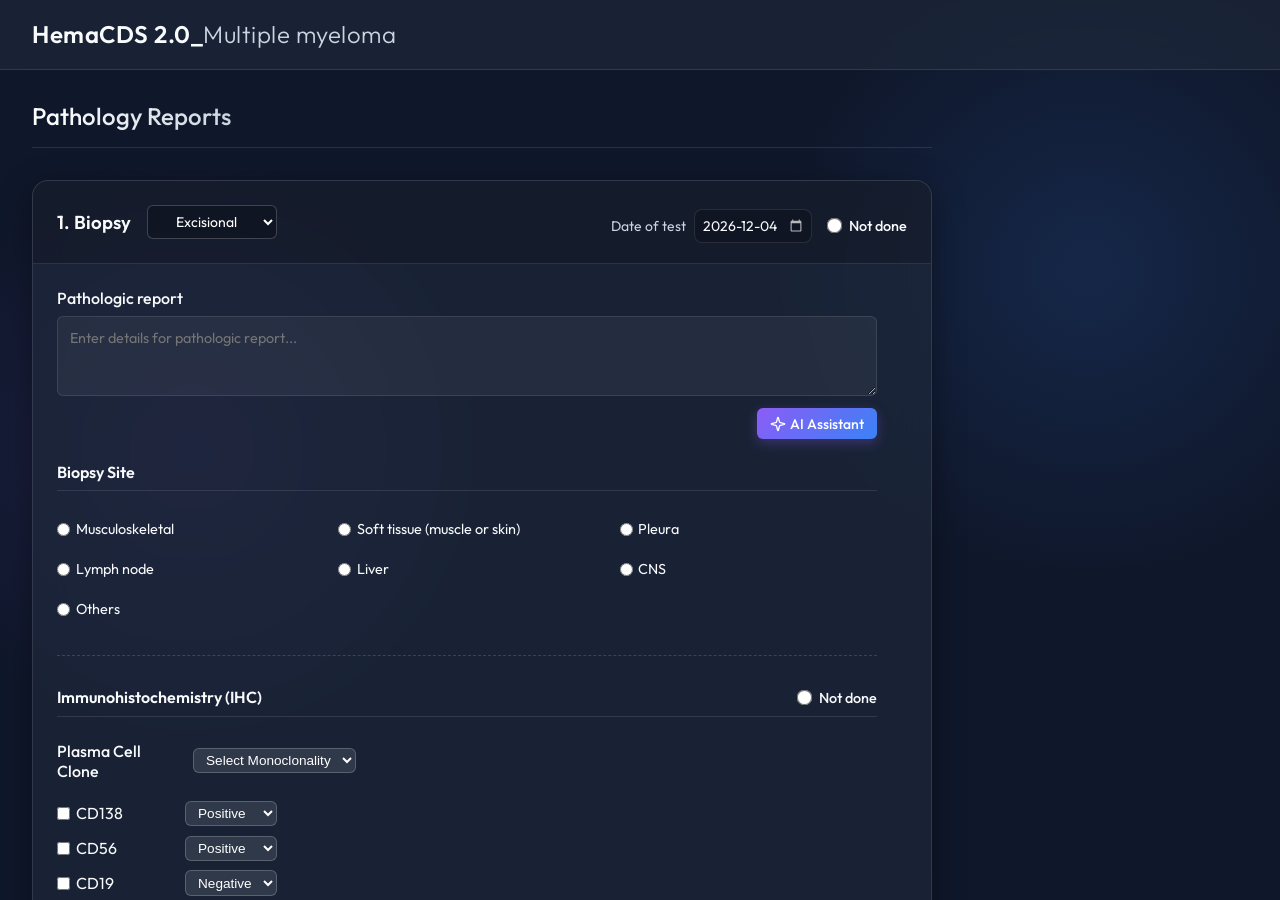
<file: HemaCDS_2.0_Multiple Myeloma/WebApp/Pathology.html>
<!DOCTYPE html>
<html lang="en">
<head>
    <meta charset="UTF-8">
    <meta name="viewport" content="width=device-width, initial-scale=1.0">
    <title>HemaCDS 2.0_Multiple myeloma - Pathology</title>
    <!-- Google Fonts -->
    <link rel="preconnect" href="https://fonts.googleapis.com">
    <link rel="preconnect" href="https://fonts.gstatic.com" crossorigin>
    <link href="https://fonts.googleapis.com/css2?family=Outfit:wght@300;400;500;600;700&display=swap" rel="stylesheet">
    <link rel="stylesheet" href="styles.css?v=4">
    <style>
        .custom-textarea {
            width: 100%;
            background: rgba(255, 255, 255, 0.05);
            border: 1px solid rgba(255, 255, 255, 0.1);
            color: #fff;
            padding: 0.75rem;
            border-radius: 6px;
            font-family: inherit;
            resize: vertical;
            min-height: 80px;
            font-size: 0.9rem;
            transition: border-color var(--transition-fast, 0.2s);
        }
        .custom-textarea:focus {
            outline: none;
            border-color: #60a5fa;
            background: rgba(255, 255, 255, 0.08);
        }
        .radio-group-horizontal {
            display: flex;
            gap: 2rem;
            align-items: center;
            flex-wrap: wrap;
            margin-bottom: 1rem;
        }
        .radio-group-horizontal label {
            display: flex;
            align-items: center;
            gap: 0.5rem;
            cursor: pointer;
            font-size: 0.9rem;
            color: var(--text-main);
        }
        .radio-group-horizontal input[type="radio"] {
            transform: scale(1.2);
            cursor: pointer;
        }
        .checkbox-group-horizontal {
            display: flex;
            gap: 1.25rem;
            align-items: center;
            flex-wrap: wrap;
            margin-bottom: 1.5rem;
        }
        .checkbox-group-horizontal label {
            display: flex;
            align-items: center;
            gap: 0.5rem;
            cursor: pointer;
            font-size: 0.9rem;
            color: var(--text-main);
        }
        .checkbox-group-horizontal input[type="checkbox"] {
            transform: scale(1.15);
            cursor: pointer;
        }
        div[id$="checkboxes"] label {
            display: inline-flex;
            align-items: center;
            gap: 0.35rem;
        }
        div[id$="checkboxes"] input[type="checkbox"],
        div[id$="checkboxes"] input[type="radio"] {
            margin: 0;
        }
        div[id$="checkboxes"] .custom-text-input {
            margin-top: 0;
            width: 170px !important;
            line-height: normal;
        }
        div[id$="checkboxes"] label + div {
            margin-left: calc(0.5rem + 8px) !important;
        }
    </style>
</head>
<body>
    <div class="app-container">
        <header class="app-header">
            <div class="logo">
                <h1 style="font-size: 1.5rem;">HemaCDS 2.0_<span>Multiple myeloma</span></h1>
            </div>
        </header>

        <main class="app-main">
            <section class="content-area" id="content-area">
                <div class="cycle-planner" id="planner-container" style="margin: 0; max-width: 900px;">
                    
                    <div class="planner-header">
                        <div style="display: flex; align-items: center; gap: 1.5rem; flex-wrap: wrap;">
                            <h2 style="font-size: 1.5rem; font-weight: 500; color: var(--text-light);">Pathology Reports</h2>
                        </div>
                    </div>

                    <div class="planner-sections">
                        
                        <!-- Section 1: Biopsy & IHC -->
                        <div class="card">
                            <div class="card-header" style="display: flex; justify-content: space-between; align-items: flex-start;">
                                <div style="display: flex; align-items: center; gap: 1rem; flex-wrap: wrap;">
                                    <h3 style="margin: 0;">1. Biopsy</h3>
                                    <select class="custom-text-input" id="biopsy-type" onchange="document.getElementById('biopsy-type-other-container').style.display = (this.value === 'others') ? 'inline-block' : 'none'" style="margin: 0; padding: 0.4rem; width: 130px; font-size: 0.875rem; text-align: center; font-family: inherit; outline: none; background: rgba(0, 0, 0, 0.2); border: 1px solid rgba(255, 255, 255, 0.2); border-radius: 6px; color: #fff;">
                                        <option value="excisional" selected style="color: #000;">Excisional</option>
                                        <option value="incisional" style="color: #000;">Incisional</option>
                                        <option value="fine needle" style="color: #000;">Fine Needle</option>
                                        <option value="core needle" style="color: #000;">Core Needle</option>
                                        <option value="others" style="color: #000;">Others</option>
                                    </select>
                                    <span id="biopsy-type-other-container" style="display: none;">
                                        <input type="text" id="biopsy-type-other" class="custom-text-input" placeholder="Specify..." style="display: inline-block; width: 150px; padding: 0.2rem 0.5rem; font-size: 0.85rem; margin-top: 0; line-height: normal;">
                                    </span>
                                </div>
                                <div style="display: flex; align-items: center; gap: 1rem; transform: translateY(4px); flex-wrap: wrap;">
                                    <div style="display: flex; align-items: center; gap: 0.5rem;">
                                        <label for="date-biopsy" style="font-size: 0.875rem; color: var(--text-secondary);">Date of test</label>
                                        <input type="date" data-date="" id="date-biopsy" class="custom-text-input date-input custom-date-format" style="margin: 0; padding: 0.4rem; width: 118px; font-size: 0.875rem; text-align: center;">
                                    </div>
                                    <label style="display: flex; align-items: center; gap: 0.5rem; font-weight: 500; font-size: 0.9rem; color: var(--text-light); cursor: pointer;">
                                        <input type="radio" id="biopsy-not-done" name="biopsy-done" value="not-done" style="transform: scale(1.2);"> Not done
                                    </label>
                                </div>
                            </div>
                            <div class="card-body">
                                <div style="margin-bottom: 1.5rem;">
                                    <label style="display: block; font-weight: 500; color: var(--text-main); margin-bottom: 0.5rem;">Pathologic report</label>
                                    <textarea class="custom-textarea" placeholder="Enter details for pathologic report..." style="width: 100%; max-width: 820px;"></textarea>
                                    <div style="width: 100%; max-width: 820px; display: flex; justify-content: flex-end; align-items: center; gap: 0.5rem; margin-top: 0.5rem;">
                                        <button type="button" class="btn-primary" style="padding: 0.4rem 0.8rem; font-size: 0.875rem; border-radius: 6px; border: none; cursor: pointer; display: inline-flex; align-items: center; gap: 0.25rem; margin: 0; background-color: #8b5cf6;">
                                            <svg width="16" height="16" viewBox="0 0 24 24" fill="none" stroke="currentColor" stroke-width="2" stroke-linecap="round" stroke-linejoin="round">
                                                <path d="M9.937 15.5A2 2 0 0 0 8.5 14.063l-6.135-1.582a.5.5 0 0 1 0-.962L8.5 9.936A2 2 0 0 0 9.937 8.5l1.582-6.135a.5.5 0 0 1 .963 0L14.063 8.5A2 2 0 0 0 15.5 9.937l6.135 1.581a.5.5 0 0 1 0 .964L15.5 14.063a2 2 0 0 0-1.437 1.437l-1.582 6.135a.5.5 0 0 1-.963 0z"></path>
                                            </svg>
                                            AI Assistant
                                        </button>
                                    </div>
                                </div>
                                <div style="display: flex; flex-direction: column; gap: 1.5rem; width: 100%; max-width: 820px;">
                                    <!-- Biopsy Site -->
                                    <div style="display: flex; flex-direction: column; gap: 1.25rem;">
                                        <h4 style="font-size: 1rem; font-weight: 600; color: var(--text-light); margin-bottom: 0.25rem; border-bottom: 1px solid rgba(255,255,255,0.1); padding-bottom: 0.5rem;">Biopsy Site</h4>
                                        <div style="display: flex; flex-direction: column; gap: 0.75rem;">
                                            <div id="biopsy-site-radios" style="display: grid; grid-template-columns: repeat(3, 1fr); gap: 0.75rem 1.5rem; align-items: start; width: 100%;">
                                                <!-- Row 1 -->
                                                <div style="display: flex; align-items: center; gap: 0.5rem; flex-wrap: wrap; min-height: 28px;">
                                                    <label style="margin: 0; font-size: 0.9rem; display: inline-flex; align-items: center; gap: 0.35rem; cursor: pointer; white-space: nowrap;">
                                                        <input type="radio" name="biopsy-site" value="musculoskeletal" onchange="toggleBiopsySiteSpecify(this.value)"> Musculoskeletal
                                                    </label>
                                                    <span id="biopsy-site-musculoskeletal-container" style="display: none; margin-left: 0.25rem;">
                                                        <input type="text" id="biopsy-site-musculoskeletal-specify" class="custom-text-input" placeholder="e.g. 2nd Rib, Rt., Fumur, Rt." style="display: inline-block; width: 170px; padding: 0.2rem 0.5rem; font-size: 0.85rem; margin-top: 0; line-height: normal;">
                                                    </span>
                                                </div>
                                                <div style="display: flex; align-items: center; gap: 0.5rem; flex-wrap: wrap; min-height: 28px;">
                                                    <label style="margin: 0; font-size: 0.9rem; display: inline-flex; align-items: center; gap: 0.35rem; cursor: pointer; white-space: nowrap;">
                                                        <input type="radio" name="biopsy-site" value="soft_tissue" onchange="toggleBiopsySiteSpecify(this.value)"> Soft tissue (muscle or skin)
                                                    </label>
                                                    <span id="biopsy-site-soft-tissue-container" style="display: none; margin-left: 0.25rem;">
                                                        <input type="text" id="biopsy-site-soft-tissue-specify" class="custom-text-input" placeholder="e.g. thigh, back" style="display: inline-block; width: 170px; padding: 0.2rem 0.5rem; font-size: 0.85rem; margin-top: 0; line-height: normal;">
                                                    </span>
                                                </div>
                                                <div style="display: flex; align-items: center; gap: 0.5rem; flex-wrap: wrap; min-height: 28px;">
                                                    <label style="margin: 0; font-size: 0.9rem; display: inline-flex; align-items: center; gap: 0.35rem; cursor: pointer; white-space: nowrap;">
                                                        <input type="radio" name="biopsy-site" value="pleura" onchange="toggleBiopsySiteSpecify(this.value)"> Pleura
                                                    </label>
                                                    <span id="biopsy-site-pleura-container" style="display: none; margin-left: 0.25rem; gap: 0.5rem; align-items: center;">
                                                        <label style="margin: 0; font-size: 0.85rem; display: inline-flex; align-items: center; gap: 0.2rem; cursor: pointer; color: var(--text-light); white-space: nowrap;">
                                                            <input type="radio" name="pleura-side" value="rt"> Rt.
                                                        </label>
                                                        <label style="margin: 0; font-size: 0.85rem; display: inline-flex; align-items: center; gap: 0.2rem; cursor: pointer; color: var(--text-light); white-space: nowrap;">
                                                            <input type="radio" name="pleura-side" value="lt"> Lt.
                                                        </label>
                                                        <label style="margin: 0; font-size: 0.85rem; display: inline-flex; align-items: center; gap: 0.2rem; cursor: pointer; color: var(--text-light); white-space: nowrap;">
                                                            <input type="radio" name="pleura-side" value="both"> Both
                                                        </label>
                                                    </span>
                                                </div>

                                                <!-- Row 2 -->
                                                <div style="display: flex; align-items: center; gap: 0.5rem; flex-wrap: wrap; min-height: 28px;">
                                                    <label style="margin: 0; font-size: 0.9rem; display: inline-flex; align-items: center; gap: 0.35rem; cursor: pointer; white-space: nowrap;">
                                                        <input type="radio" name="biopsy-site" value="lymph_node" onchange="toggleBiopsySiteSpecify(this.value)"> Lymph node
                                                    </label>
                                                    <span id="biopsy-site-lymph-node-container" style="display: none; margin-left: 0.25rem;">
                                                        <input type="text" id="biopsy-site-lymph-node-specify" class="custom-text-input" placeholder="e.g. Neck, Rt., Axilla, Lt." style="display: inline-block; width: 170px; padding: 0.2rem 0.5rem; font-size: 0.85rem; margin-top: 0; line-height: normal;">
                                                    </span>
                                                </div>
                                                <div style="display: flex; align-items: center; min-height: 28px;">
                                                    <label style="margin: 0; font-size: 0.9rem; display: inline-flex; align-items: center; gap: 0.35rem; cursor: pointer; white-space: nowrap;">
                                                        <input type="radio" name="biopsy-site" value="liver" onchange="toggleBiopsySiteSpecify(this.value)"> Liver
                                                    </label>
                                                </div>
                                                <div style="display: flex; align-items: center; min-height: 28px;">
                                                    <label style="margin: 0; font-size: 0.9rem; display: inline-flex; align-items: center; gap: 0.35rem; cursor: pointer; white-space: nowrap;">
                                                        <input type="radio" name="biopsy-site" value="cns" onchange="toggleBiopsySiteSpecify(this.value)"> CNS
                                                    </label>
                                                </div>

                                                <!-- Row 3 -->
                                                <div style="display: flex; align-items: center; gap: 0.5rem; flex-wrap: wrap; min-height: 28px; grid-column: 1 / span 3;">
                                                    <label style="margin: 0; font-size: 0.9rem; display: inline-flex; align-items: center; gap: 0.35rem; cursor: pointer; white-space: nowrap;">
                                                        <input type="radio" name="biopsy-site" value="others" onchange="toggleBiopsySiteSpecify(this.value)"> Others
                                                    </label>
                                                    <span id="biopsy-site-others-container" style="display: none; margin-left: 0.25rem;">
                                                        <input type="text" id="biopsy-site-others-specify" class="custom-text-input" placeholder="Specify..." style="display: inline-block; width: 170px; padding: 0.2rem 0.5rem; font-size: 0.85rem; margin-top: 0; line-height: normal;">
                                                    </span>
                                                </div>
                                            </div>
                                        </div>
                                    </div>
                                    
                                    <!-- Separator line -->
                                    <hr style="border: 0; border-top: 1px dashed rgba(255,255,255,0.15); margin: 0.5rem 0;" />

                                    <!-- IHC Details -->
                                    <div style="display: flex; flex-direction: column; gap: 1.25rem;">
                                        <div style="display: flex; justify-content: space-between; align-items: center; border-bottom: 1px solid rgba(255,255,255,0.1); padding-bottom: 0.5rem; margin-bottom: 0.25rem;">
                                            <h4 style="font-size: 1rem; font-weight: 600; color: var(--text-light); margin: 0; border: none; padding: 0;">Immunohistochemistry (IHC)</h4>
                                            <label style="display: flex; align-items: center; gap: 0.5rem; font-weight: 500; font-size: 0.9rem; color: var(--text-light); cursor: pointer; margin: 0;">
                                                <input type="radio" id="ihc-not-done" name="ihc-done-status" value="not-done" style="transform: scale(1.2);"> Not done
                                            </label>
                                        </div>
                                        <div id="ihc-details-container" style="display: flex; flex-direction: column; gap: 1.25rem;">
                                            <div style="display: flex; align-items: center; gap: 1rem;">
                                                <label style="font-weight: 500; color: var(--text-main); width: 120px;">Plasma Cell Clone</label>
                                                <select class="custom-select" id="ihc-monoclonality" style="padding: 0.2rem 0.5rem; background: rgba(255,255,255,0.1); color: #fff; border: 1px solid rgba(255,255,255,0.2); border-radius: 6px; font-size: 0.85rem; outline: none;">
                                                    <option value="" disabled selected style="color: #000;">Select Monoclonality</option>
                                                    <option value="monoclonal" style="color: #000;">Monoclonal</option>
                                                    <option value="polyclonal" style="color: #000;">Polyclonal</option>
                                                    <option value="negative" style="color: #000;">Negative</option>
                                                </select>
                                            </div>
                                            <div style="display: flex; flex-direction: column; gap: 0.6rem;">
                                                <div style="display: flex; align-items: center;">
                                                    <label style="margin: 0; width: 120px; display: inline-flex; align-items: center; gap: 0.35rem;"><input type="checkbox" name="ihc-marker" value="CD138"> CD138</label>
                                                    <select class="custom-select" id="ihc-cd138-status" style="padding: 0.2rem 0.5rem; background: rgba(255,255,255,0.1); color: #fff; border: 1px solid rgba(255,255,255,0.2); border-radius: 6px; font-size: 0.85rem; outline: none; margin-left: 0.5rem;">
                                                        <option value="positive" style="color: #000;">Positive</option>
                                                        <option value="negative" style="color: #000;">Negative</option>
                                                    </select>
                                                </div>
                                                <div style="display: flex; align-items: center;">
                                                    <label style="margin: 0; width: 120px; display: inline-flex; align-items: center; gap: 0.35rem;"><input type="checkbox" name="ihc-marker" value="CD56"> CD56</label>
                                                    <select class="custom-select" id="ihc-cd56-status" style="padding: 0.2rem 0.5rem; background: rgba(255,255,255,0.1); color: #fff; border: 1px solid rgba(255,255,255,0.2); border-radius: 6px; font-size: 0.85rem; outline: none; margin-left: 0.5rem;">
                                                        <option value="positive" style="color: #000;">Positive</option>
                                                        <option value="negative" style="color: #000;">Negative</option>
                                                    </select>
                                                </div>
                                                <div style="display: flex; align-items: center;">
                                                    <label style="margin: 0; width: 120px; display: inline-flex; align-items: center; gap: 0.35rem;"><input type="checkbox" name="ihc-marker" value="CD19"> CD19</label>
                                                    <select class="custom-select" id="ihc-cd19-status" style="padding: 0.2rem 0.5rem; background: rgba(255,255,255,0.1); color: #fff; border: 1px solid rgba(255,255,255,0.2); border-radius: 6px; font-size: 0.85rem; outline: none; margin-left: 0.5rem;">
                                                        <option value="negative" style="color: #000;">Negative</option>
                                                        <option value="positive" style="color: #000;">Positive</option>
                                                    </select>
                                                </div>
                                                <div style="display: flex; align-items: center;">
                                                    <label style="margin: 0; width: 120px; display: inline-flex; align-items: center; gap: 0.35rem;"><input type="checkbox" name="ihc-marker" value="CyclinD1"> Cyclin D1</label>
                                                    <select class="custom-select" id="ihc-cyclind1-status" style="padding: 0.2rem 0.5rem; background: rgba(255,255,255,0.1); color: #fff; border: 1px solid rgba(255,255,255,0.2); border-radius: 6px; font-size: 0.85rem; outline: none; margin-left: 0.5rem;">
                                                        <option value="negative" style="color: #000;">Negative</option>
                                                        <option value="positive" style="color: #000;">Positive</option>
                                                    </select>
                                                </div>
                                            </div>
                                        </div>
                                    </div>
                                </div>
                            </div>
                        </div>

                    </div>
                    
                    <div style="display: flex; justify-content: flex-end; margin-top: 2rem; margin-bottom: 1rem;">
                        <button id="submit-btn" class="btn-primary" style="padding: 0.4rem 2rem; font-size: 0.875rem; font-weight: 600; border-radius: 8px; box-shadow: 0 4px 6px rgba(0,0,0,0.1);">Submit</button>
                    </div>

                </div>
            </section>
        </main>
    </div>

    <script>
        function toggleBiopsySiteSpecify(selectedValue) {
            const containers = {
                'musculoskeletal': 'biopsy-site-musculoskeletal-container',
                'soft_tissue': 'biopsy-site-soft-tissue-container',
                'pleura': 'biopsy-site-pleura-container',
                'lymph_node': 'biopsy-site-lymph-node-container',
                'others': 'biopsy-site-others-container'
            };
            
            for (const [val, id] of Object.entries(containers)) {
                const el = document.getElementById(id);
                if (el) {
                    if (selectedValue === val) {
                        el.style.display = (val === 'pleura') ? 'inline-flex' : 'inline-block';
                    } else {
                        el.style.display = 'none';
                        // Clear sub-radios if this is pleura container being hidden
                        if (val === 'pleura') {
                            const pleuraRadios = el.querySelectorAll('input[name="pleura-side"]');
                            pleuraRadios.forEach(radio => radio.checked = false);
                        }
                    }
                }
            }
        }

        document.addEventListener('DOMContentLoaded', () => {
            const today = new Date().toISOString().split('T')[0];
            const dateInputs = document.querySelectorAll('.date-input');
            dateInputs.forEach(input => {
                input.value = today;
                input.setAttribute('data-date', today);
                input.addEventListener('change', function() {
                    this.setAttribute('data-date', this.value);
                });
            });

            // Handle Biopsy Not Done Toggle
            const biopsyNotDone = document.getElementById('biopsy-not-done');
            if (biopsyNotDone) {
                let biopsyChecked = false;
                
                biopsyNotDone.addEventListener('mousedown', function() {
                    biopsyChecked = this.checked;
                });
                
                biopsyNotDone.addEventListener('click', function() {
                    if (biopsyChecked) {
                        this.checked = false;
                        updateBiopsyDisabledState(false);
                    } else {
                        updateBiopsyDisabledState(true);
                    }
                });
            }

            function updateBiopsyDisabledState(isDisabled) {
                const biopsyType = document.getElementById('biopsy-type');
                const biopsyTypeOther = document.getElementById('biopsy-type-other');
                const dateBiopsy = document.getElementById('date-biopsy');
                const biopsySiteRadios = document.getElementById('biopsy-site-radios');
                
                if (biopsyType) biopsyType.disabled = isDisabled;
                if (biopsyTypeOther) biopsyTypeOther.disabled = isDisabled;
                if (dateBiopsy) dateBiopsy.disabled = isDisabled;
                
                if (biopsySiteRadios) {
                    const inputs = biopsySiteRadios.querySelectorAll('input');
                    inputs.forEach(input => input.disabled = isDisabled);
                    biopsySiteRadios.style.opacity = isDisabled ? '0.5' : '1';
                    biopsySiteRadios.style.pointerEvents = isDisabled ? 'none' : 'auto';
                }
            }

            // Handle IHC Not Done Toggle
            const ihcNotDone = document.getElementById('ihc-not-done');
            if (ihcNotDone) {
                let ihcChecked = false;
                
                ihcNotDone.addEventListener('mousedown', function() {
                    ihcChecked = this.checked;
                });
                
                ihcNotDone.addEventListener('click', function() {
                    if (ihcChecked) {
                        this.checked = false;
                        updateIhcDisabledState(false);
                    } else {
                        updateIhcDisabledState(true);
                    }
                });
            }

            function updateIhcDisabledState(isDisabled) {
                const ihcContainer = document.getElementById('ihc-details-container');
                if (ihcContainer) {
                    const inputs = ihcContainer.querySelectorAll('input, select');
                    inputs.forEach(input => input.disabled = isDisabled);
                    ihcContainer.style.opacity = isDisabled ? '0.5' : '1';
                    ihcContainer.style.pointerEvents = isDisabled ? 'none' : 'auto';
                }
            }

            // Make Biopsy Site and Pleura Side radios deselectable/toggleable
            const biopsyRadios = document.querySelectorAll('input[name="biopsy-site"], input[name="pleura-side"]');
            biopsyRadios.forEach(radio => {
                let isChecked = false;
                radio.addEventListener('mousedown', function() {
                    isChecked = this.checked;
                });
                radio.addEventListener('click', function() {
                    if (isChecked) {
                        this.checked = false;
                        if (this.name === 'biopsy-site') {
                            toggleBiopsySiteSpecify(null);
                        }
                    }
                });
            });
        });
    </script>
</body>
</html>
</file>
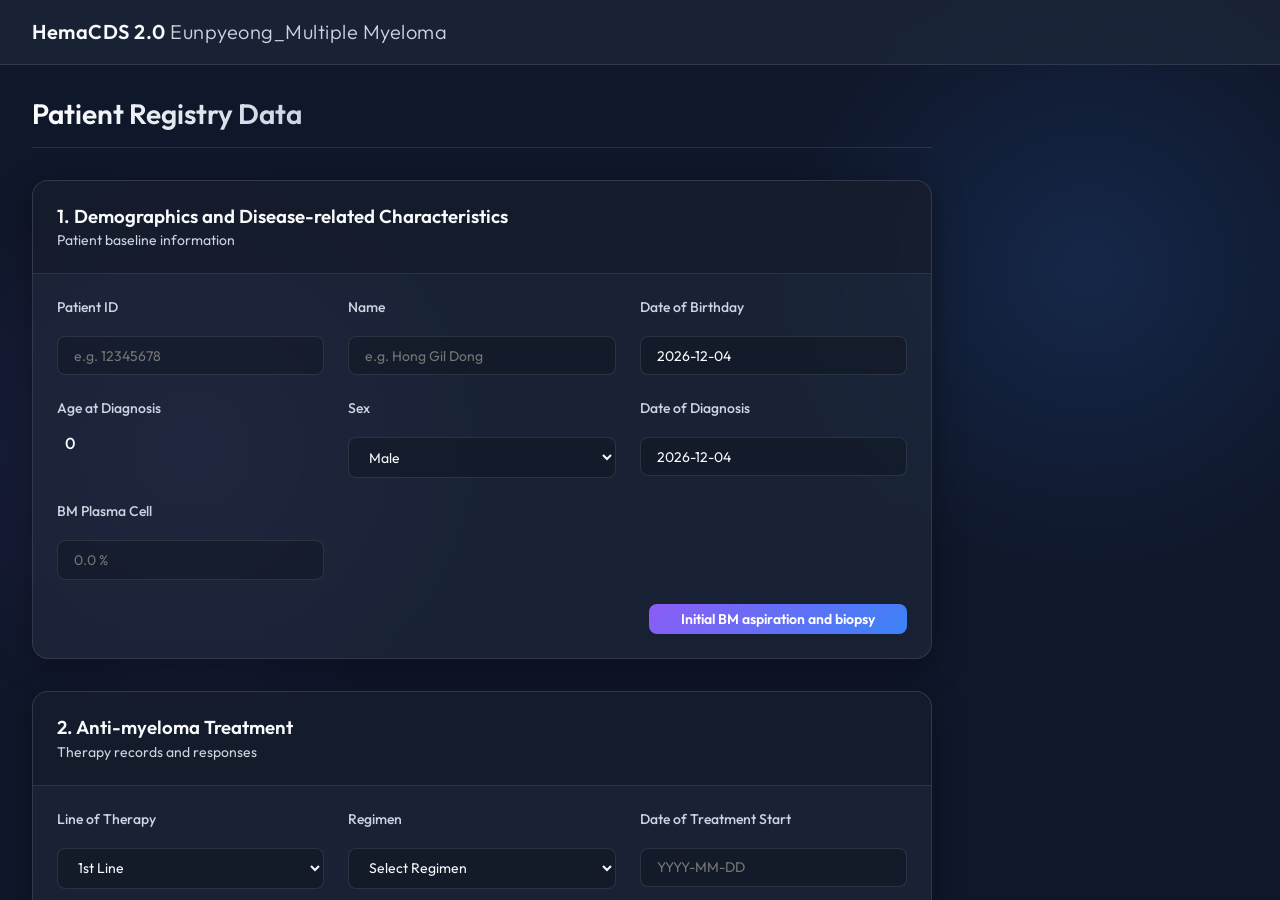
<file: HemaCDS_2.0_Multiple Myeloma_Chemotherapy/WebApp/Eunpyeong_Multiple Myeloma.html>
<!DOCTYPE html>
<html lang="en">

<head>
    <meta charset="UTF-8">
    <meta name="viewport" content="width=device-width, initial-scale=1.0">
    <title>HemaCDS 2.0 Eunpyeong_Multiple Myeloma</title>
    <!-- Google Fonts -->
    <link rel="preconnect" href="https://fonts.googleapis.com">
    <link rel="preconnect" href="https://fonts.gstatic.com" crossorigin>
    <link href="https://fonts.googleapis.com/css2?family=Outfit:wght@300;400;500;600;700&display=swap" rel="stylesheet">
    <link rel="stylesheet" href="styles.css?v=3">
    <style>
        .form-grid {
            display: grid;
            grid-template-columns: repeat(auto-fill, minmax(250px, 1fr));
            gap: 1.5rem;
        }

        .form-group {
            display: flex;
            flex-direction: column;
            gap: 0.5rem;
        }

        .form-group label {
            font-size: 0.875rem;
            font-weight: 500;
            color: var(--text-secondary);
        }
    </style>
</head>

<body>
    <div class="app-container">
        <header class="app-header">
            <div class="logo">
                <h1>HemaCDS 2.0 <span>Eunpyeong_Multiple Myeloma</span></h1>
            </div>
        </header>

        <main class="app-main">
            <section class="content-area" id="content-area">
                <div class="cycle-planner" id="planner-container" style="margin: 0; max-width: 900px;">
                    
                    <div class="planner-header">
                        <div style="display: flex; align-items: center; gap: 1.5rem; flex-wrap: wrap;">
                            <h2>Patient Registry Data</h2>
                        </div>
                    </div>

                    <div class="planner-sections">
                        <!-- Section 1 -->
                        <div class="card">
                            <div class="card-header">
                                <h3>1. Demographics and Disease-related Characteristics</h3>
                                <p class="subtitle">Patient baseline information</p>
                            </div>
                            <div class="card-body">
                                <div class="form-grid">
                                    <div class="form-group">
                                        <label for="patient-id">Patient ID</label>
                                        <input type="text" id="patient-id" class="custom-text-input" placeholder="e.g. 12345678">
                                    </div>
                                    <div class="form-group">
                                        <label for="patient-name">Name</label>
                                        <input type="text" id="patient-name" class="custom-text-input" placeholder="e.g. Hong Gil Dong">
                                    </div>
                                    <div class="form-group">
                                        <label for="dob">Date of Birthday</label>
                                        <input type="text" id="dob" class="custom-text-input" placeholder="YYYY-MM-DD" onfocus="(this.type='date')" onblur="(this.value ? this.type='date' : this.type='text')">
                                    </div>
                                    <div class="form-group">
                                        <label>Age at Diagnosis</label>
                                        <div id="age" style="font-weight: 500; padding: 0.5rem 0.5rem; color: #fff;">-</div>
                                    </div>
                                    <div class="form-group">
                                        <label for="sex">Sex</label>
                                        <select id="sex" class="custom-text-input">
                                            <option value="" disabled>Select</option>
                                            <option value="Male" selected>Male</option>
                                            <option value="Female">Female</option>
                                        </select>
                                    </div>
                                    <div class="form-group">
                                        <label for="diagnosis-date">Date of Diagnosis</label>
                                        <input type="text" id="diagnosis-date" class="custom-text-input" placeholder="YYYY-MM-DD" onfocus="(this.type='date')" onblur="(this.value ? this.type='date' : this.type='text')">
                                    </div>
                                    <div class="form-group">
                                        <label for="plasma-cell-bm">BM Plasma Cell</label>
                                        <input type="text" id="plasma-cell-bm" class="custom-text-input" placeholder="0.0 %" style="color: #fff;">
                                    </div>
                                </div>
                                <div style="display: flex; justify-content: flex-end; margin-top: 1.5rem;">
                                    <button type="button" class="btn-primary" onclick="window.open('Mutple Myeoma_BM aspiration and biopsy.html', 'BM_Aspiration', 'width=1000,height=800,scrollbars=yes,resizable=yes')" style="padding: 0.4rem 2rem; font-size: 0.875rem; font-weight: 600; border-radius: 8px; box-shadow: 0 4px 6px rgba(0,0,0,0.1);">Initial BM aspiration and biopsy</button>
                                </div>
                            </div>
                        </div>

                        <!-- Section 2 -->
                        <div class="card">
                            <div class="card-header">
                                <h3>2. Anti-myeloma Treatment</h3>
                                <p class="subtitle">Therapy records and responses</p>
                            </div>
                            <div class="card-body">
                                <div id="treatment-blocks-container">
                                    <div class="treatment-block" style="margin-bottom: 2rem; padding-bottom: 1rem; border-bottom: 1px dashed rgba(255,255,255,0.2);">
                                        <div class="form-grid">
                                    <div class="form-group">
                                        <label for="line-of-therapy">Line of Therapy</label>
                                        <select id="line-of-therapy" class="custom-text-input">
                                            <option value="" disabled>Select</option>
                                            <option value="1" selected>1st Line</option>
                                            <option value="2">2nd Line</option>
                                            <option value="3">3rd Line</option>
                                            <option value="4">4th Line</option>
                                            <option value="5">5th Line</option>
                                            <option value="6">6th Line</option>
                                            <option value="7">7th Line</option>
                                            <option value="8">8th Line</option>
                                            <option value="9">9th Line</option>
                                            <option value="10">10th Line</option>
                                            <option value="11">11th Line</option>
                                            <option value="12">12th Line</option>
                                        </select>
                                    </div>
                                    <div class="form-group">
                                        <label for="regimen">Regimen</label>
                                        <select id="regimen" class="custom-text-input">
                                            <option value="" disabled selected>Select Regimen</option>
                                        </select>
                                    </div>
                                    <div class="form-group">
                                        <label for="treatment-start-date">Date of Treatment Start</label>
                                        <input type="text" id="treatment-start-date" class="custom-text-input" placeholder="YYYY-MM-DD" onfocus="(this.type='date')" onblur="(this.value ? this.type='date' : this.type='text')">
                                    </div>
                                    <div class="form-group">
                                        <label for="response">Best Response</label>
                                        <select id="response" class="custom-text-input">
                                            <option value="" disabled>Select</option>
                                            <option value="NR" selected>NR</option>
                                            <option value="sCR">sCR</option>
                                            <option value="CR">CR</option>
                                            <option value="VGPR">VGPR</option>
                                            <option value="SD">SD</option>
                                            <option value="DP">DP</option>
                                            <option value="Others">Others</option>
                                        </select>
                                    </div>
                                    <div class="form-group">
                                        <label for="disease-progression">Disease Progression</label>
                                        <select id="disease-progression" class="custom-text-input">
                                            <option value="" disabled>Select</option>
                                            <option value="Yes">Yes</option>
                                            <option value="No" selected>No</option>
                                        </select>
                                    </div>
                                    <div class="form-group">
                                        <label for="disease-progression-date">Date of Disease Progression</label>
                                        <input type="text" id="disease-progression-date" class="custom-text-input" placeholder="YYYY-MM-DD" onfocus="(this.type='date')" onblur="(this.value ? this.type='date' : this.type='text')">
                                    </div>
                                    <div class="form-group">
                                        <label for="discontinuation-status">Discontinuation</label>
                                        <select id="discontinuation-status" class="custom-text-input">
                                            <option value="" disabled>Select</option>
                                            <option value="Ongoing" selected>Ongoing</option>
                                            <option value="Discontinue">Discontinue</option>
                                        </select>
                                    </div>
                                    <div class="form-group">
                                        <label for="discontinuation-reason">Reason for Discontinuation</label>
                                        <select id="discontinuation-reason" class="custom-text-input" disabled>
                                            <option value="" disabled selected>Select</option>
                                            <option value="Disease progression">Disease progression</option>
                                            <option value="Toxicity">Toxicity</option>
                                            <option value="Others">Others</option>
                                        </select>
                                    </div>
                                    <div class="form-group">
                                        <label for="discontinuation-date">Date of Discontinuation</label>
                                        <input type="text" id="discontinuation-date" class="custom-text-input" placeholder="YYYY-MM-DD" onfocus="(this.type='date')" onblur="(this.value ? this.type='date' : this.type='text')" disabled>
                                    </div>
                                </div>
                                    </div>
                                </div>
                                <div style="display: flex; justify-content: center; gap: 1rem; margin-top: 1.5rem; margin-bottom: 0.5rem;">
                                    <button type="button" id="remove-treatment-btn" class="btn-primary" style="padding: 0.4rem 2rem; font-size: 0.875rem; font-weight: 600; border-radius: 8px; box-shadow: 0 4px 6px rgba(0,0,0,0.1); background: rgba(239, 68, 68, 0.2); color: #ef4444; border: 1px solid rgba(239, 68, 68, 0.5); display: none;">- Remove Last Line</button>
                                    <button type="button" id="add-treatment-btn" class="btn-primary" style="padding: 0.4rem 2rem; font-size: 0.875rem; font-weight: 600; border-radius: 8px; box-shadow: 0 4px 6px rgba(0,0,0,0.1);">+ Add Line of Therapy</button>
                                </div>
                            </div>
                        </div>

                        <!-- Section 3 -->
                        <div class="card">
                            <div class="card-header">
                                <h3>3. Survival Outcomes</h3>
                                <p class="subtitle">Survival data and current status</p>
                            </div>
                            <div class="card-body">
                                <div class="form-grid">
                                    <div class="form-group">
                                        <label for="vital-status">Vital Status</label>
                                        <select id="vital-status" class="custom-text-input">
                                            <option value="" disabled selected>Select</option>
                                            <option value="Alive">Alive</option>
                                            <option value="Deceased">Deceased</option>
                                        </select>
                                    </div>
                                    <div class="form-group">
                                        <label for="last-followup">Last Follow-up / Death Date</label>
                                        <input type="text" id="last-followup" class="custom-text-input" placeholder="YYYY-MM-DD" onfocus="(this.type='date')" onblur="(this.value ? this.type='date' : this.type='text')">
                                    </div>
                                </div>
                            </div>
                        </div>

                    </div>
                    
                    <div style="display: flex; justify-content: flex-end; margin-top: 2rem; margin-bottom: 1rem;">
                        <button class="btn-primary" style="padding: 0.4rem 2rem; font-size: 0.875rem; font-weight: 600; border-radius: 8px; box-shadow: 0 4px 6px rgba(0,0,0,0.1);">Save Record</button>
                    </div>
                </div>
            </section>
        </main>
    </div>
    <script>
        document.addEventListener('DOMContentLoaded', () => {
            const dobInput = document.getElementById('dob');
            const diagnosisDateInput = document.getElementById('diagnosis-date');
            const ageDisplay = document.getElementById('age');

            // 1. Set default dates to today
            const today = new Date().toISOString().split('T')[0];
            if (dobInput && !dobInput.value) dobInput.value = today;
            if (diagnosisDateInput && !diagnosisDateInput.value) diagnosisDateInput.value = today;

            // 2. Calculate age based on DOB and Diagnosis Date
            function calculateAge() {
                if (dobInput && diagnosisDateInput && ageDisplay) {
                    if (dobInput.value && diagnosisDateInput.value) {
                        const dob = new Date(dobInput.value);
                        const diagDate = new Date(diagnosisDateInput.value);
                        
                        let age = diagDate.getFullYear() - dob.getFullYear();
                        const m = diagDate.getMonth() - dob.getMonth();
                        
                        if (m < 0 || (m === 0 && diagDate.getDate() < dob.getDate())) {
                            age--;
                        }
                        
                        ageDisplay.textContent = age >= 0 ? age : 0;
                    } else {
                        ageDisplay.textContent = '-';
                    }
                }
            }

            if (dobInput) dobInput.addEventListener('change', calculateAge);
            if (diagnosisDateInput) diagnosisDateInput.addEventListener('change', calculateAge);
            calculateAge();

            // Function to bind events to a treatment block
            function bindTreatmentBlock(block) {
                const discontStatus = block.querySelector('[id^="discontinuation-status"]');
                const discontReason = block.querySelector('[id^="discontinuation-reason"]');
                const discontDate = block.querySelector('[id^="discontinuation-date"]');
                
                if (discontStatus && discontReason && discontDate) {
                    discontStatus.addEventListener('change', () => {
                        const isDiscontinued = discontStatus.value === 'Discontinue';
                        discontReason.disabled = !isDiscontinued;
                        discontDate.disabled = !isDiscontinued;
                        
                        if (!isDiscontinued) {
                            discontReason.value = '';
                            discontDate.value = '';
                            if(discontDate.type === 'date') discontDate.type = 'text';
                        }
                    });
                }
            }

            const treatmentContainer = document.getElementById('treatment-blocks-container');
            const firstBlock = document.querySelector('.treatment-block');
            if (firstBlock) bindTreatmentBlock(firstBlock);

            const addTreatmentBtn = document.getElementById('add-treatment-btn');
            const removeTreatmentBtn = document.getElementById('remove-treatment-btn');
            
            function updateRemoveButtonVisibility() {
                if (removeTreatmentBtn && treatmentContainer) {
                    const blocks = treatmentContainer.querySelectorAll('.treatment-block');
                    removeTreatmentBtn.style.display = blocks.length > 1 ? 'block' : 'none';
                }
            }
            
            if (removeTreatmentBtn && treatmentContainer) {
                removeTreatmentBtn.addEventListener('click', () => {
                    const blocks = treatmentContainer.querySelectorAll('.treatment-block');
                    if (blocks.length > 1) {
                        treatmentContainer.removeChild(blocks[blocks.length - 1]);
                        updateRemoveButtonVisibility();
                    }
                });
            }

            if (addTreatmentBtn && treatmentContainer && firstBlock) {
                addTreatmentBtn.addEventListener('click', () => {
                    const clone = firstBlock.cloneNode(true);
                    
                    // Update IDs and labels to ensure uniqueness
                    const uniqueSuffix = '-' + Date.now();
                    clone.querySelectorAll('input, select').forEach(el => {
                        if (el.id) {
                            const oldId = el.id;
                            el.id = oldId + uniqueSuffix;
                            const label = clone.querySelector(`label[for="${oldId}"]`);
                            if (label) label.setAttribute('for', el.id);
                        }
                    });
                    
                    // Reset inputs
                    clone.querySelectorAll('input').forEach(input => {
                        input.value = '';
                        if (input.type === 'date') input.type = 'text';
                    });
                    
                    // Reset selects
                    clone.querySelectorAll('select').forEach(select => {
                        const defaultOpt = select.querySelector('option[selected]');
                        if (defaultOpt) defaultOpt.selected = true;
                        else select.selectedIndex = 0;
                    });
                    
                    // Auto-increment Line of Therapy
                    const prevSelect = treatmentContainer.lastElementChild.querySelector('[id^="line-of-therapy"]');
                    const newSelect = clone.querySelector('[id^="line-of-therapy"]');
                    if (prevSelect && newSelect) {
                        const nextVal = parseInt(prevSelect.value) + 1;
                        if (nextVal <= 12) newSelect.value = nextVal;
                    }

                    // Reset disabled state for Discontinuation depending on default
                    const clonedStatus = clone.querySelector('[id^="discontinuation-status"]');
                    if (clonedStatus && clonedStatus.value !== 'Discontinue') {
                        const clonedReason = clone.querySelector('[id^="discontinuation-reason"]');
                        const clonedDate = clone.querySelector('[id^="discontinuation-date"]');
                        if(clonedReason) clonedReason.disabled = true;
                        if(clonedDate) clonedDate.disabled = true;
                    }

                    bindTreatmentBlock(clone);
                    treatmentContainer.appendChild(clone);
                    updateRemoveButtonVisibility();
                });
            }

            // Load Regimens from JSON
            fetch('../HemaCDS2.0_Mutiple Myeloma_Regimens.json')
                .then(response => response.json())
                .then(data => {
                    const regimenSelects = document.querySelectorAll('[id^="regimen"]');
                    regimenSelects.forEach(select => {
                        data.forEach(item => {
                            const option = document.createElement('option');
                            option.value = item.Regimen;
                            option.textContent = item.Regimen;
                            select.appendChild(option);
                        });
                    });
                })
                .catch(error => console.error('Error loading regimens:', error));

            // Listen for data from popup windows
            window.addEventListener('message', (event) => {
                if (event.data && event.data.type === 'BM_ASPIRATION_DATA') {
                    const diagDateInput = document.getElementById('diagnosis-date');
                    if (diagDateInput && event.data.date) {
                        diagDateInput.value = event.data.date;
                        if (diagDateInput.type === 'date') {
                            diagDateInput.type = 'text';
                        }
                        if (typeof calculateAge === 'function') calculateAge();
                    }
                    
                    const pcInput = document.getElementById('plasma-cell-bm');
                    if (pcInput && event.data.plasmaCell !== undefined && event.data.plasmaCell !== '') {
                        pcInput.value = event.data.plasmaCell + ' %';
                    }
                }
            });
        });
    </script>
</body>
</html>
</file>
<file: HemaCDS_2.0_Multiple Myeloma/WebApp/styles.css>
:root {
    /* Colors */
    --bg-dark: #0f172a;
    --bg-panel: #1e293b;
    --bg-glass: rgba(30, 41, 59, 0.7);
    --border-glass: rgba(255, 255, 255, 0.1);
    --accent-primary: #8b5cf6;
    --accent-secondary: #3b82f6;
    --text-primary: #f8fafc;
    --text-secondary: #cbd5e1;
    --text-muted: #94a3b8;
    --danger: #ef4444;
    --danger-hover: #dc2626;
    --success: #10b981;
    
    /* Layout & Shadows */
    --radius-lg: 16px;
    --radius-md: 12px;
    --radius-sm: 8px;
    --shadow-glass: 0 8px 32px 0 rgba(0, 0, 0, 0.37);
    --shadow-glow: 0 0 15px rgba(139, 92, 246, 0.3);
    
    /* Transitions */
    --transition-fast: 0.2s ease;
    --transition-medium: 0.3s cubic-bezier(0.4, 0, 0.2, 1);
}

* {
    margin: 0;
    padding: 0;
    box-sizing: border-box;
}

body {
    font-family: 'Outfit', -apple-system, BlinkMacSystemFont, "Segoe UI", Roboto, Helvetica, Arial, sans-serif;
    background-color: var(--bg-dark);
    color: var(--text-primary);
    min-height: 100vh;
    background-image: 
        radial-gradient(circle at 15% 50%, rgba(139, 92, 246, 0.15), transparent 25%),
        radial-gradient(circle at 85% 30%, rgba(59, 130, 246, 0.15), transparent 25%);
    background-attachment: fixed;
    overflow-x: hidden;
}

/* Typography */
h1, h2, h3, h4, h5, h6 {
    font-weight: 600;
    line-height: 1.2;
}

.subtitle {
    font-size: 0.875rem;
    color: var(--text-secondary);
    margin-top: 0.25rem;
}

/* Layout */
.app-container {
    display: flex;
    flex-direction: column;
    height: 100vh;
}

.app-header {
    padding: 1.25rem 2rem;
    background: var(--bg-glass);
    backdrop-filter: blur(12px);
    -webkit-backdrop-filter: blur(12px);
    border-bottom: 1px solid var(--border-glass);
    display: flex;
    align-items: center;
    z-index: 10;
}

.logo {
    display: flex;
    align-items: center;
    gap: 1rem;
}

.logo-icon {
    width: 32px;
    height: 32px;
    background: linear-gradient(135deg, var(--accent-primary), var(--accent-secondary));
    border-radius: 8px;
    box-shadow: var(--shadow-glow);
}

.logo h1 {
    font-size: 1.25rem;
    letter-spacing: 0.5px;
}

.logo h1 span {
    font-weight: 300;
    color: var(--text-secondary);
}

.app-main {
    display: flex;
    flex: 1;
    overflow: hidden;
}

/* Sidebar */
.sidebar {
    width: 300px;
    background: rgba(15, 23, 42, 0.6);
    border-right: 1px solid var(--border-glass);
    display: flex;
    flex-direction: column;
    backdrop-filter: blur(10px);
}

.sidebar-header {
    padding: 1.5rem;
    display: flex;
    justify-content: space-between;
    align-items: center;
    border-bottom: 1px solid var(--border-glass);
}

.sidebar-header h2 {
    font-size: 1.125rem;
}

.cycle-list {
    flex: 1;
    overflow-y: auto;
    padding: 1rem;
    display: flex;
    flex-direction: column;
    gap: 0.5rem;
}

.cycle-item {
    padding: 1rem;
    background: rgba(255, 255, 255, 0.03);
    border: 1px solid var(--border-glass);
    border-radius: var(--radius-md);
    cursor: pointer;
    transition: all var(--transition-fast);
    display: flex;
    align-items: center;
    justify-content: space-between;
}

.cycle-item:hover {
    background: rgba(255, 255, 255, 0.08);
    transform: translateY(-2px);
}

.cycle-item.active {
    background: linear-gradient(135deg, rgba(139, 92, 246, 0.2), rgba(59, 130, 246, 0.2));
    border-color: rgba(139, 92, 246, 0.5);
    box-shadow: inset 0 0 0 1px rgba(139, 92, 246, 0.3);
}

.cycle-name {
    font-weight: 500;
}

.cycle-summary {
    font-size: 0.75rem;
    color: var(--text-muted);
    margin-top: 0.25rem;
}

/* Main Content */
.content-area {
    flex: 1;
    overflow-y: auto;
    padding: 2rem;
    position: relative;
}

.empty-state {
    position: absolute;
    top: 50%;
    left: 50%;
    transform: translate(-50%, -50%);
    text-align: center;
    color: var(--text-muted);
    font-size: 1.125rem;
}

.hidden {
    display: none !important;
}

.cycle-planner {
    max-width: 1200px;
    margin: 0 auto;
    animation: fadeIn var(--transition-medium);
}

/* Animations */
@keyframes fadeIn {
    from { opacity: 0; transform: translateY(10px); }
    to { opacity: 1; transform: translateY(0); }
}

/* Print Styles */
@media print {
    body {
        background: #fff;
        color: #000;
        margin: 0;
        padding: 0;
    }
    .sidebar, .app-header, .planner-header, .selection-card, #print-summary-btn {
        display: none !important;
    }
    .app-container {
        height: auto;
        overflow: visible;
    }
    .app-main {
        display: block;
        height: auto;
        overflow: visible;
        padding: 0;
    }
    .planner-sections {
        display: block;
    }
    .summary-card {
        border: none;
        box-shadow: none;
        background: transparent;
        margin: 0;
        padding: 0;
    }
    .card-header, .card-body {
        padding: 0;
        border: none;
        background: transparent;
    }
    .summary-card h3 {
        color: #000;
        margin-bottom: 1rem;
    }
    .calendar-day {
        border-color: #ccc;
        background: #fff;
        color: #000;
    }
    .calendar-day-header {
        border-bottom-color: #eee;
        color: #333;
    }
    .calendar-event {
        background: #f0f0f0 !important;
        border-left-color: #666 !important;
        color: #000;
        -webkit-print-color-adjust: exact;
        print-color-adjust: exact;
    }
    .calendar-event-abbr {
        color: #000;
    }
    .calendar-event-dose {
        color: #555;
    }
    .summary-meta span {
        color: #000 !important;
    }
}

.planner-header {
    display: flex;
    justify-content: space-between;
    align-items: center;
    margin-bottom: 2rem;
    padding-bottom: 1rem;
    border-bottom: 1px solid var(--border-glass);
}

.planner-header h2 {
    font-size: 1.75rem;
    background: linear-gradient(to right, #fff, var(--text-secondary));
    -webkit-background-clip: text;
    -webkit-text-fill-color: transparent;
}

.planner-sections {
    display: grid;
    grid-template-columns: 1fr;
    gap: 2rem;
    align-items: start;
}

@media (max-width: 1024px) {
    .planner-sections {
        grid-template-columns: 1fr;
    }
}

/* Cards (Glassmorphism) */
.card {
    background: var(--bg-glass);
    border: 1px solid var(--border-glass);
    border-radius: var(--radius-lg);
    box-shadow: var(--shadow-glass);
    backdrop-filter: blur(16px);
    -webkit-backdrop-filter: blur(16px);
    overflow: hidden;
}

.card-header {
    padding: 1.5rem;
    border-bottom: 1px solid var(--border-glass);
    background: rgba(0, 0, 0, 0.2);
}

.card-body {
    padding: 1.5rem;
}

/* Agent Classes Group */
#agent-classes-container {
    column-count: 2;
    column-gap: 2rem;
    column-rule: 1px solid var(--border-glass);
}

@media (max-width: 768px) {
    #agent-classes-container {
        column-count: 1;
    }
}

.agent-class-group {
    break-inside: avoid;
    margin-bottom: 1.5rem;
}

.agent-class-group:last-child {
    margin-bottom: 0;
}

.class-title {
    font-size: 0.875rem;
    letter-spacing: 1px;
    color: var(--accent-secondary);
    margin-bottom: 0.75rem;
    display: flex;
    align-items: center;
    gap: 0.5rem;
    font-weight: 600;
}

/* Custom Text Input */
.custom-text-input {
    margin-top: 0.75rem;
    padding: 0.6rem 1rem;
    background: rgba(0, 0, 0, 0.2);
    border: 1px solid var(--border-glass);
    border-radius: var(--radius-sm);
    color: var(--text-primary);
    font-family: inherit;
    font-size: 0.875rem;
    width: 100%;
    max-width: 400px;
    transition: all var(--transition-fast);
    color-scheme: dark;
}

input[type="date"]::-webkit-calendar-picker-indicator {
    cursor: pointer;
    opacity: 0.7;
    transition: opacity var(--transition-fast);
}

input[type="date"]::-webkit-calendar-picker-indicator:hover {
    opacity: 1;
}

.custom-text-input:focus {
    outline: none;
    border-color: var(--accent-primary);
    box-shadow: 0 0 0 2px rgba(139, 92, 246, 0.2);
    background: rgba(0, 0, 0, 0.4);
}

.checkbox-item-container {
    display: flex;
    flex-direction: column;
}

.class-title::after {
    content: '';
    flex: 1;
    height: 1px;
    background: var(--border-glass);
}

.checkbox-list {
    display: flex;
    flex-direction: column;
    gap: 0.5rem;
}

/* Custom Checkbox */
.custom-checkbox {
    display: flex;
    align-items: center;
    gap: 0.75rem;
    cursor: pointer;
    padding: 0.5rem;
    border-radius: var(--radius-sm);
    transition: background var(--transition-fast);
}

.custom-checkbox:hover {
    background: rgba(255, 255, 255, 0.05);
}

.custom-checkbox input {
    display: none;
}

.checkmark {
    width: 20px;
    height: 20px;
    border: 2px solid var(--text-muted);
    border-radius: 4px;
    display: flex;
    align-items: center;
    justify-content: center;
    transition: all var(--transition-fast);
}

.custom-checkbox input:checked + .checkmark {
    background: var(--accent-primary);
    border-color: var(--accent-primary);
    box-shadow: 0 0 10px rgba(139, 92, 246, 0.5);
}

.custom-checkbox input:checked + .checkmark::after {
    content: '';
    width: 5px;
    height: 10px;
    border: solid white;
    border-width: 0 2px 2px 0;
    transform: rotate(45deg);
    margin-bottom: 2px;
}

.agent-label {
    display: flex;
    flex-direction: column;
}

.agent-name {
    font-weight: 500;
}

.agent-abbr {
    font-size: 0.75rem;
    color: var(--text-muted);
}

/* Config Cards */
.empty-agents {
    color: var(--text-muted);
    text-align: center;
    padding: 2rem;
    border: 1px dashed var(--border-glass);
    border-radius: var(--radius-md);
}

.config-card {
    background: rgba(0, 0, 0, 0.2);
    border: 1px solid var(--border-glass);
    border-radius: var(--radius-md);
    padding: 1.5rem;
    margin-bottom: 1.5rem;
    animation: fadeIn var(--transition-fast);
}

.config-card:last-child {
    margin-bottom: 0;
}

.config-card-header {
    display: flex;
    justify-content: space-between;
    align-items: center;
    margin-bottom: 1.25rem;
    padding-bottom: 0.75rem;
    border-bottom: 1px dashed var(--border-glass);
}

.config-agent-name {
    font-size: 1.25rem;
    font-weight: 600;
    color: var(--accent-primary);
}

.config-agent-class {
    font-size: 0.75rem;
    padding: 0.25rem 0.5rem;
    background: rgba(255, 255, 255, 0.1);
    border-radius: 4px;
    color: var(--text-secondary);
}

.config-section {
    margin-bottom: 1.5rem;
}

.config-section:last-child {
    margin-bottom: 0;
}

.config-label {
    font-size: 0.875rem;
    font-weight: 500;
    margin-bottom: 0.75rem;
    color: var(--text-secondary);
}

/* Radio Groups */
.radio-group {
    display: flex;
    flex-wrap: wrap;
    gap: 0.75rem;
}

.radio-option {
    position: relative;
}

.radio-option input {
    display: none;
}

.radio-label {
    display: inline-block;
    padding: 0.5rem 1rem;
    background: rgba(255, 255, 255, 0.03);
    border: 1px solid var(--border-glass);
    border-radius: 20px;
    font-size: 0.875rem;
    cursor: pointer;
    transition: all var(--transition-fast);
    user-select: none;
}

.radio-option input:checked + .radio-label {
    background: rgba(59, 130, 246, 0.15);
    border-color: var(--accent-secondary);
    color: #fff;
    box-shadow: 0 0 10px rgba(59, 130, 246, 0.3);
}

.radio-label:hover {
    background: rgba(255, 255, 255, 0.08);
}

.dosing-days-detail {
    display: block;
    font-size: 0.75rem;
    color: var(--text-muted);
    margin-top: 0.25rem;
}

.radio-option input:checked + .radio-label .dosing-days-detail {
    color: rgba(255, 255, 255, 0.7);
}

/* Buttons */
.btn-primary {
    background: linear-gradient(135deg, var(--accent-primary), var(--accent-secondary));
    color: white;
    border: none;
    padding: 0.5rem 1rem;
    border-radius: var(--radius-sm);
    font-weight: 500;
    font-family: inherit;
    cursor: pointer;
    display: flex;
    align-items: center;
    gap: 0.5rem;
    transition: all var(--transition-fast);
    box-shadow: 0 4px 12px rgba(139, 92, 246, 0.3);
}

.btn-primary:hover {
    transform: translateY(-1px);
    box-shadow: 0 6px 16px rgba(139, 92, 246, 0.4);
}

.btn-primary:active {
    transform: translateY(1px);
}

.btn-icon {
    background: transparent;
    border: none;
    color: var(--text-muted);
    cursor: pointer;
    padding: 0.5rem;
    border-radius: var(--radius-sm);
    transition: all var(--transition-fast);
    display: flex;
    align-items: center;
    justify-content: center;
}

.btn-icon:hover {
    background: rgba(255, 255, 255, 0.1);
    color: var(--text-primary);
}

.btn-danger:hover {
    background: rgba(239, 68, 68, 0.15);
    color: var(--danger);
}

/* Calendar Summary */
.calendar-grid {
    display: grid;
    grid-template-columns: repeat(7, 1fr);
    gap: 0.5rem;
    margin-top: 1rem;
}

.calendar-day {
    background: rgba(255, 255, 255, 0.03);
    border: 1px solid var(--border-glass);
    border-radius: var(--radius-sm);
    padding: 0.4rem;
    min-height: 80px;
    display: flex;
    flex-direction: column;
}

.calendar-day-header {
    font-size: 0.75rem;
    color: var(--text-secondary);
    margin-bottom: 0.4rem;
    border-bottom: 1px solid rgba(255,255,255,0.1);
    padding-bottom: 0.2rem;
    display: flex;
    justify-content: space-between;
}

.calendar-event {
    background: rgba(79, 70, 229, 0.15);
    border-left: 2px solid var(--accent-primary);
    padding: 0.25rem 0.4rem;
    margin-bottom: 0.3rem;
    font-size: 0.75rem;
    border-radius: 0 4px 4px 0;
    line-height: 1.2;
}

.calendar-event-abbr {
    font-weight: 600;
    color: #fff;
}

.calendar-event-dose {
    color: var(--text-secondary);
    font-size: 0.7rem;
    display: block;
    margin-top: 2px;
}

@media (max-width: 1024px) {
    .calendar-grid { grid-template-columns: repeat(4, 1fr); }
}

@media (max-width: 768px) {
}

/* Loading Overlay */
.loading-overlay {
    position: fixed;
    top: 0;
    left: 0;
    width: 100vw;
    height: 100vh;
    background: var(--bg-dark);
    display: flex;
    flex-direction: column;
    justify-content: center;
    align-items: center;
    z-index: 9999;
    transition: opacity var(--transition-medium);
}

.loading-overlay.hidden {
    opacity: 0;
    pointer-events: none;
}

.spinner {
    width: 48px;
    height: 48px;
    border: 4px solid var(--border-glass);
    border-top-color: var(--accent-primary);
    border-radius: 50%;
    animation: spin 1s linear infinite;
    margin-bottom: 1rem;
}

@keyframes spin {
    to { transform: rotate(360deg); }
}

.loading-text {
    font-size: 1.125rem;
    color: var(--text-secondary);
    font-weight: 500;
}

/* Force number input spinners to be always visible */
input[type=number]::-webkit-inner-spin-button, 
input[type=number]::-webkit-outer-spin-button {  
   opacity: 1 !important;
   pointer-events: auto !important;
   display: block !important;
}

@media print {
    body {
        background: #fff !important;
        color: #000 !important;
        background-image: none !important;
    }
    
    .app-header, 
    .sidebar, 
    .agent-selection-card, 
    .agent-config-card, 
    .planner-header,
    .empty-state {
        display: none !important;
    }

    .app-container, .app-main, .content-area {
        height: auto !important;
        overflow: visible !important;
        padding: 0 !important;
        margin: 0 !important;
        display: block !important;
    }

    .summary-card {
        background: #fff !important;
        border: none !important;
        box-shadow: none !important;
        padding: 0 !important;
        margin: 0 !important;
    }

    .summary-card .card-header {
        display: none !important;
    }

    .summary-meta {
        color: #000 !important;
        border-bottom: 2px solid #000 !important;
    }

    .summary-meta span {
        color: #000 !important;
    }

    .summary-meta::before {
        content: "HemaCDS 2.0 Multiple Myeloma Chemotherapy";
        display: block;
        font-size: 1.5rem;
        font-weight: bold;
        margin-bottom: 1.5rem;
        width: 100%;
        color: #000;
    }

    .calendar-grid {
        gap: 0 !important;
        border-top: 1px solid #000;
        border-left: 1px solid #000;
        margin-top: 20px !important;
    }

    .calendar-day {
        background: #fff !important;
        border: none !important;
        border-bottom: 1px solid #000 !important;
        border-right: 1px solid #000 !important;
        border-radius: 0 !important;
        min-height: 100px;
        color: #000 !important;
    }

    .calendar-day-header {
        color: #000 !important;
        border-bottom: 1px dashed #ccc !important;
        font-weight: bold;
    }

    .calendar-event {
        background: #f9f9f9 !important;
        border: 1px solid #999 !important;
        border-left: 4px solid #555 !important;
        color: #000 !important;
        margin-bottom: 4px !important;
        border-radius: 0 !important;
        -webkit-print-color-adjust: exact;
        print-color-adjust: exact;
    }

    .calendar-event-abbr {
        color: #000 !important;
        font-weight: bold;
    }

    .calendar-event-dose {
        color: #333 !important;
        font-weight: normal;
    }
}

/* CSS hack to force yyyy-mm-dd format on date inputs */
input[type="date"].custom-date-format {
    position: relative;
    color: transparent !important;
}
input[type="date"].custom-date-format::-webkit-datetime-edit {
    color: transparent;
}
input[type="date"].custom-date-format::-webkit-datetime-edit-fields-wrapper {
    color: transparent;
}
input[type="date"].custom-date-format::-webkit-datetime-edit-text {
    color: transparent;
}
input[type="date"].custom-date-format::-webkit-datetime-edit-month-field {
    color: transparent;
}
input[type="date"].custom-date-format::-webkit-datetime-edit-day-field {
    color: transparent;
}
input[type="date"].custom-date-format::-webkit-datetime-edit-year-field {
    color: transparent;
}
input[type="date"].custom-date-format::before {
    content: attr(data-date);
    position: absolute;
    left: 8px;
    top: 50%;
    transform: translateY(-50%);
    color: var(--text-primary);
    pointer-events: none;
    font-size: 0.875rem;
}
input[type="date"].custom-date-format[data-date=""]::before {
    content: "yyyy-mm-dd";
    color: #aaaaaa;
}
</file>
<file: HemaCDS_2.0_Multiple Myeloma_Chemotherapy/WebApp/styles.css>
:root {
    /* Colors */
    --bg-dark: #0f172a;
    --bg-panel: #1e293b;
    --bg-glass: rgba(30, 41, 59, 0.7);
    --border-glass: rgba(255, 255, 255, 0.1);
    --accent-primary: #8b5cf6;
    --accent-secondary: #3b82f6;
    --text-primary: #f8fafc;
    --text-secondary: #cbd5e1;
    --text-muted: #94a3b8;
    --danger: #ef4444;
    --danger-hover: #dc2626;
    --success: #10b981;
    
    /* Layout & Shadows */
    --radius-lg: 16px;
    --radius-md: 12px;
    --radius-sm: 8px;
    --shadow-glass: 0 8px 32px 0 rgba(0, 0, 0, 0.37);
    --shadow-glow: 0 0 15px rgba(139, 92, 246, 0.3);
    
    /* Transitions */
    --transition-fast: 0.2s ease;
    --transition-medium: 0.3s cubic-bezier(0.4, 0, 0.2, 1);
}

* {
    margin: 0;
    padding: 0;
    box-sizing: border-box;
}

body {
    font-family: 'Outfit', -apple-system, BlinkMacSystemFont, "Segoe UI", Roboto, Helvetica, Arial, sans-serif;
    background-color: var(--bg-dark);
    color: var(--text-primary);
    min-height: 100vh;
    background-image: 
        radial-gradient(circle at 15% 50%, rgba(139, 92, 246, 0.15), transparent 25%),
        radial-gradient(circle at 85% 30%, rgba(59, 130, 246, 0.15), transparent 25%);
    background-attachment: fixed;
    overflow-x: hidden;
}

/* Typography */
h1, h2, h3, h4, h5, h6 {
    font-weight: 600;
    line-height: 1.2;
}

.subtitle {
    font-size: 0.875rem;
    color: var(--text-secondary);
    margin-top: 0.25rem;
}

/* Layout */
.app-container {
    display: flex;
    flex-direction: column;
    height: 100vh;
}

.app-header {
    padding: 1.25rem 2rem;
    background: var(--bg-glass);
    backdrop-filter: blur(12px);
    -webkit-backdrop-filter: blur(12px);
    border-bottom: 1px solid var(--border-glass);
    display: flex;
    align-items: center;
    z-index: 10;
}

.logo {
    display: flex;
    align-items: center;
    gap: 1rem;
}

.logo-icon {
    width: 32px;
    height: 32px;
    background: linear-gradient(135deg, var(--accent-primary), var(--accent-secondary));
    border-radius: 8px;
    box-shadow: var(--shadow-glow);
}

.logo h1 {
    font-size: 1.25rem;
    letter-spacing: 0.5px;
}

.logo h1 span {
    font-weight: 300;
    color: var(--text-secondary);
}

.app-main {
    display: flex;
    flex: 1;
    overflow: hidden;
}

/* Sidebar */
.sidebar {
    width: 300px;
    background: rgba(15, 23, 42, 0.6);
    border-right: 1px solid var(--border-glass);
    display: flex;
    flex-direction: column;
    backdrop-filter: blur(10px);
}

.sidebar-header {
    padding: 1.5rem;
    display: flex;
    justify-content: space-between;
    align-items: center;
    border-bottom: 1px solid var(--border-glass);
}

.sidebar-header h2 {
    font-size: 1.125rem;
}

.cycle-list {
    flex: 1;
    overflow-y: auto;
    padding: 1rem;
    display: flex;
    flex-direction: column;
    gap: 0.5rem;
}

.cycle-item {
    padding: 1rem;
    background: rgba(255, 255, 255, 0.03);
    border: 1px solid var(--border-glass);
    border-radius: var(--radius-md);
    cursor: pointer;
    transition: all var(--transition-fast);
    display: flex;
    align-items: center;
    justify-content: space-between;
}

.cycle-item:hover {
    background: rgba(255, 255, 255, 0.08);
    transform: translateY(-2px);
}

.cycle-item.active {
    background: linear-gradient(135deg, rgba(139, 92, 246, 0.2), rgba(59, 130, 246, 0.2));
    border-color: rgba(139, 92, 246, 0.5);
    box-shadow: inset 0 0 0 1px rgba(139, 92, 246, 0.3);
}

.cycle-name {
    font-weight: 500;
}

.cycle-summary {
    font-size: 0.75rem;
    color: var(--text-muted);
    margin-top: 0.25rem;
}

/* Main Content */
.content-area {
    flex: 1;
    overflow-y: auto;
    padding: 2rem;
    position: relative;
}

.empty-state {
    position: absolute;
    top: 50%;
    left: 50%;
    transform: translate(-50%, -50%);
    text-align: center;
    color: var(--text-muted);
    font-size: 1.125rem;
}

.hidden {
    display: none !important;
}

.cycle-planner {
    max-width: 1200px;
    margin: 0 auto;
    animation: fadeIn var(--transition-medium);
}

/* Animations */
@keyframes fadeIn {
    from { opacity: 0; transform: translateY(10px); }
    to { opacity: 1; transform: translateY(0); }
}

/* Print Styles */
@media print {
    body {
        background: #fff;
        color: #000;
        margin: 0;
        padding: 0;
    }
    .sidebar, .app-header, .planner-header, .selection-card, #print-summary-btn {
        display: none !important;
    }
    .app-container {
        height: auto;
        overflow: visible;
    }
    .app-main {
        display: block;
        height: auto;
        overflow: visible;
        padding: 0;
    }
    .planner-sections {
        display: block;
    }
    .summary-card {
        border: none;
        box-shadow: none;
        background: transparent;
        margin: 0;
        padding: 0;
    }
    .card-header, .card-body {
        padding: 0;
        border: none;
        background: transparent;
    }
    .summary-card h3 {
        color: #000;
        margin-bottom: 1rem;
    }
    .calendar-day {
        border-color: #ccc;
        background: #fff;
        color: #000;
    }
    .calendar-day-header {
        border-bottom-color: #eee;
        color: #333;
    }
    .calendar-event {
        background: #f0f0f0 !important;
        border-left-color: #666 !important;
        color: #000;
        -webkit-print-color-adjust: exact;
        print-color-adjust: exact;
    }
    .calendar-event-abbr {
        color: #000;
    }
    .calendar-event-dose {
        color: #555;
    }
    .summary-meta span {
        color: #000 !important;
    }
}

.planner-header {
    display: flex;
    justify-content: space-between;
    align-items: center;
    margin-bottom: 2rem;
    padding-bottom: 1rem;
    border-bottom: 1px solid var(--border-glass);
}

.planner-header h2 {
    font-size: 1.75rem;
    background: linear-gradient(to right, #fff, var(--text-secondary));
    -webkit-background-clip: text;
    -webkit-text-fill-color: transparent;
}

.planner-sections {
    display: grid;
    grid-template-columns: 1fr;
    gap: 2rem;
    align-items: start;
}

@media (max-width: 1024px) {
    .planner-sections {
        grid-template-columns: 1fr;
    }
}

/* Cards (Glassmorphism) */
.card {
    background: var(--bg-glass);
    border: 1px solid var(--border-glass);
    border-radius: var(--radius-lg);
    box-shadow: var(--shadow-glass);
    backdrop-filter: blur(16px);
    -webkit-backdrop-filter: blur(16px);
    overflow: hidden;
}

.card-header {
    padding: 1.5rem;
    border-bottom: 1px solid var(--border-glass);
    background: rgba(0, 0, 0, 0.2);
}

.card-body {
    padding: 1.5rem;
}

/* Agent Classes Group */
#agent-classes-container {
    column-count: 2;
    column-gap: 2rem;
    column-rule: 1px solid var(--border-glass);
}

@media (max-width: 768px) {
    #agent-classes-container {
        column-count: 1;
    }
}

.agent-class-group {
    break-inside: avoid;
    margin-bottom: 1.5rem;
}

.agent-class-group:last-child {
    margin-bottom: 0;
}

.class-title {
    font-size: 0.875rem;
    letter-spacing: 1px;
    color: var(--accent-secondary);
    margin-bottom: 0.75rem;
    display: flex;
    align-items: center;
    gap: 0.5rem;
    font-weight: 600;
}

/* Custom Text Input */
.custom-text-input {
    margin-top: 0.75rem;
    padding: 0.6rem 1rem;
    background: rgba(0, 0, 0, 0.2);
    border: 1px solid var(--border-glass);
    border-radius: var(--radius-sm);
    color: var(--text-primary);
    font-family: inherit;
    font-size: 0.875rem;
    width: 100%;
    max-width: 400px;
    transition: all var(--transition-fast);
    color-scheme: dark;
}

input[type="date"]::-webkit-calendar-picker-indicator {
    cursor: pointer;
    opacity: 0.7;
    transition: opacity var(--transition-fast);
}

input[type="date"]::-webkit-calendar-picker-indicator:hover {
    opacity: 1;
}

.custom-text-input:focus {
    outline: none;
    border-color: var(--accent-primary);
    box-shadow: 0 0 0 2px rgba(139, 92, 246, 0.2);
    background: rgba(0, 0, 0, 0.4);
}

.checkbox-item-container {
    display: flex;
    flex-direction: column;
}

.class-title::after {
    content: '';
    flex: 1;
    height: 1px;
    background: var(--border-glass);
}

.checkbox-list {
    display: flex;
    flex-direction: column;
    gap: 0.5rem;
}

/* Custom Checkbox */
.custom-checkbox {
    display: flex;
    align-items: center;
    gap: 0.75rem;
    cursor: pointer;
    padding: 0.5rem;
    border-radius: var(--radius-sm);
    transition: background var(--transition-fast);
}

.custom-checkbox:hover {
    background: rgba(255, 255, 255, 0.05);
}

.custom-checkbox input {
    display: none;
}

.checkmark {
    width: 20px;
    height: 20px;
    border: 2px solid var(--text-muted);
    border-radius: 4px;
    display: flex;
    align-items: center;
    justify-content: center;
    transition: all var(--transition-fast);
}

.custom-checkbox input:checked + .checkmark {
    background: var(--accent-primary);
    border-color: var(--accent-primary);
    box-shadow: 0 0 10px rgba(139, 92, 246, 0.5);
}

.custom-checkbox input:checked + .checkmark::after {
    content: '';
    width: 5px;
    height: 10px;
    border: solid white;
    border-width: 0 2px 2px 0;
    transform: rotate(45deg);
    margin-bottom: 2px;
}

.agent-label {
    display: flex;
    flex-direction: column;
}

.agent-name {
    font-weight: 500;
}

.agent-abbr {
    font-size: 0.75rem;
    color: var(--text-muted);
}

/* Config Cards */
.empty-agents {
    color: var(--text-muted);
    text-align: center;
    padding: 2rem;
    border: 1px dashed var(--border-glass);
    border-radius: var(--radius-md);
}

.config-card {
    background: rgba(0, 0, 0, 0.2);
    border: 1px solid var(--border-glass);
    border-radius: var(--radius-md);
    padding: 1.5rem;
    margin-bottom: 1.5rem;
    animation: fadeIn var(--transition-fast);
}

.config-card:last-child {
    margin-bottom: 0;
}

.config-card-header {
    display: flex;
    justify-content: space-between;
    align-items: center;
    margin-bottom: 1.25rem;
    padding-bottom: 0.75rem;
    border-bottom: 1px dashed var(--border-glass);
}

.config-agent-name {
    font-size: 1.25rem;
    font-weight: 600;
    color: var(--accent-primary);
}

.config-agent-class {
    font-size: 0.75rem;
    padding: 0.25rem 0.5rem;
    background: rgba(255, 255, 255, 0.1);
    border-radius: 4px;
    color: var(--text-secondary);
}

.config-section {
    margin-bottom: 1.5rem;
}

.config-section:last-child {
    margin-bottom: 0;
}

.config-label {
    font-size: 0.875rem;
    font-weight: 500;
    margin-bottom: 0.75rem;
    color: var(--text-secondary);
}

/* Radio Groups */
.radio-group {
    display: flex;
    flex-wrap: wrap;
    gap: 0.75rem;
}

.radio-option {
    position: relative;
}

.radio-option input {
    display: none;
}

.radio-label {
    display: inline-block;
    padding: 0.5rem 1rem;
    background: rgba(255, 255, 255, 0.03);
    border: 1px solid var(--border-glass);
    border-radius: 20px;
    font-size: 0.875rem;
    cursor: pointer;
    transition: all var(--transition-fast);
    user-select: none;
}

.radio-option input:checked + .radio-label {
    background: rgba(59, 130, 246, 0.15);
    border-color: var(--accent-secondary);
    color: #fff;
    box-shadow: 0 0 10px rgba(59, 130, 246, 0.3);
}

.radio-label:hover {
    background: rgba(255, 255, 255, 0.08);
}

.dosing-days-detail {
    display: block;
    font-size: 0.75rem;
    color: var(--text-muted);
    margin-top: 0.25rem;
}

.radio-option input:checked + .radio-label .dosing-days-detail {
    color: rgba(255, 255, 255, 0.7);
}

/* Buttons */
.btn-primary {
    background: linear-gradient(135deg, var(--accent-primary), var(--accent-secondary));
    color: white;
    border: none;
    padding: 0.5rem 1rem;
    border-radius: var(--radius-sm);
    font-weight: 500;
    font-family: inherit;
    cursor: pointer;
    display: flex;
    align-items: center;
    gap: 0.5rem;
    transition: all var(--transition-fast);
    box-shadow: 0 4px 12px rgba(139, 92, 246, 0.3);
}

.btn-primary:hover {
    transform: translateY(-1px);
    box-shadow: 0 6px 16px rgba(139, 92, 246, 0.4);
}

.btn-primary:active {
    transform: translateY(1px);
}

.btn-icon {
    background: transparent;
    border: none;
    color: var(--text-muted);
    cursor: pointer;
    padding: 0.5rem;
    border-radius: var(--radius-sm);
    transition: all var(--transition-fast);
    display: flex;
    align-items: center;
    justify-content: center;
}

.btn-icon:hover {
    background: rgba(255, 255, 255, 0.1);
    color: var(--text-primary);
}

.btn-danger:hover {
    background: rgba(239, 68, 68, 0.15);
    color: var(--danger);
}

/* Calendar Summary */
.calendar-grid {
    display: grid;
    grid-template-columns: repeat(7, 1fr);
    gap: 0.5rem;
    margin-top: 1rem;
}

.calendar-day {
    background: rgba(255, 255, 255, 0.03);
    border: 1px solid var(--border-glass);
    border-radius: var(--radius-sm);
    padding: 0.4rem;
    min-height: 80px;
    display: flex;
    flex-direction: column;
}

.calendar-day-header {
    font-size: 0.75rem;
    color: var(--text-secondary);
    margin-bottom: 0.4rem;
    border-bottom: 1px solid rgba(255,255,255,0.1);
    padding-bottom: 0.2rem;
    display: flex;
    justify-content: space-between;
}

.calendar-event {
    background: rgba(79, 70, 229, 0.15);
    border-left: 2px solid var(--accent-primary);
    padding: 0.25rem 0.4rem;
    margin-bottom: 0.3rem;
    font-size: 0.75rem;
    border-radius: 0 4px 4px 0;
    line-height: 1.2;
}

.calendar-event-abbr {
    font-weight: 600;
    color: #fff;
}

.calendar-event-dose {
    color: var(--text-secondary);
    font-size: 0.7rem;
    display: block;
    margin-top: 2px;
}

@media (max-width: 1024px) {
    .calendar-grid { grid-template-columns: repeat(4, 1fr); }
}

@media (max-width: 768px) {
}

/* Loading Overlay */
.loading-overlay {
    position: fixed;
    top: 0;
    left: 0;
    width: 100vw;
    height: 100vh;
    background: var(--bg-dark);
    display: flex;
    flex-direction: column;
    justify-content: center;
    align-items: center;
    z-index: 9999;
    transition: opacity var(--transition-medium);
}

.loading-overlay.hidden {
    opacity: 0;
    pointer-events: none;
}

.spinner {
    width: 48px;
    height: 48px;
    border: 4px solid var(--border-glass);
    border-top-color: var(--accent-primary);
    border-radius: 50%;
    animation: spin 1s linear infinite;
    margin-bottom: 1rem;
}

@keyframes spin {
    to { transform: rotate(360deg); }
}

.loading-text {
    font-size: 1.125rem;
    color: var(--text-secondary);
    font-weight: 500;
}

/* Force number input spinners to be always visible */
input[type=number]::-webkit-inner-spin-button, 
input[type=number]::-webkit-outer-spin-button {  
   opacity: 1 !important;
   pointer-events: auto !important;
   display: block !important;
}

@media print {
    body {
        background: #fff !important;
        color: #000 !important;
        background-image: none !important;
    }
    
    .app-header, 
    .sidebar, 
    .agent-selection-card, 
    .agent-config-card, 
    .planner-header,
    .empty-state {
        display: none !important;
    }

    .app-container, .app-main, .content-area {
        height: auto !important;
        overflow: visible !important;
        padding: 0 !important;
        margin: 0 !important;
        display: block !important;
    }

    .summary-card {
        background: #fff !important;
        border: none !important;
        box-shadow: none !important;
        padding: 0 !important;
        margin: 0 !important;
    }

    .summary-card .card-header {
        display: none !important;
    }

    .summary-meta {
        color: #000 !important;
        border-bottom: 2px solid #000 !important;
    }

    .summary-meta span {
        color: #000 !important;
    }

    .summary-meta::before {
        content: "HemaCDS 2.0 Multiple Myeloma Chemotherapy";
        display: block;
        font-size: 1.5rem;
        font-weight: bold;
        margin-bottom: 1.5rem;
        width: 100%;
        color: #000;
    }

    .calendar-grid {
        gap: 0 !important;
        border-top: 1px solid #000;
        border-left: 1px solid #000;
        margin-top: 20px !important;
    }

    .calendar-day {
        background: #fff !important;
        border: none !important;
        border-bottom: 1px solid #000 !important;
        border-right: 1px solid #000 !important;
        border-radius: 0 !important;
        min-height: 100px;
        color: #000 !important;
    }

    .calendar-day-header {
        color: #000 !important;
        border-bottom: 1px dashed #ccc !important;
        font-weight: bold;
    }

    .calendar-event {
        background: #f9f9f9 !important;
        border: 1px solid #999 !important;
        border-left: 4px solid #555 !important;
        color: #000 !important;
        margin-bottom: 4px !important;
        border-radius: 0 !important;
        -webkit-print-color-adjust: exact;
        print-color-adjust: exact;
    }

    .calendar-event-abbr {
        color: #000 !important;
        font-weight: bold;
    }

    .calendar-event-dose {
        color: #333 !important;
        font-weight: normal;
    }
}
</file>
